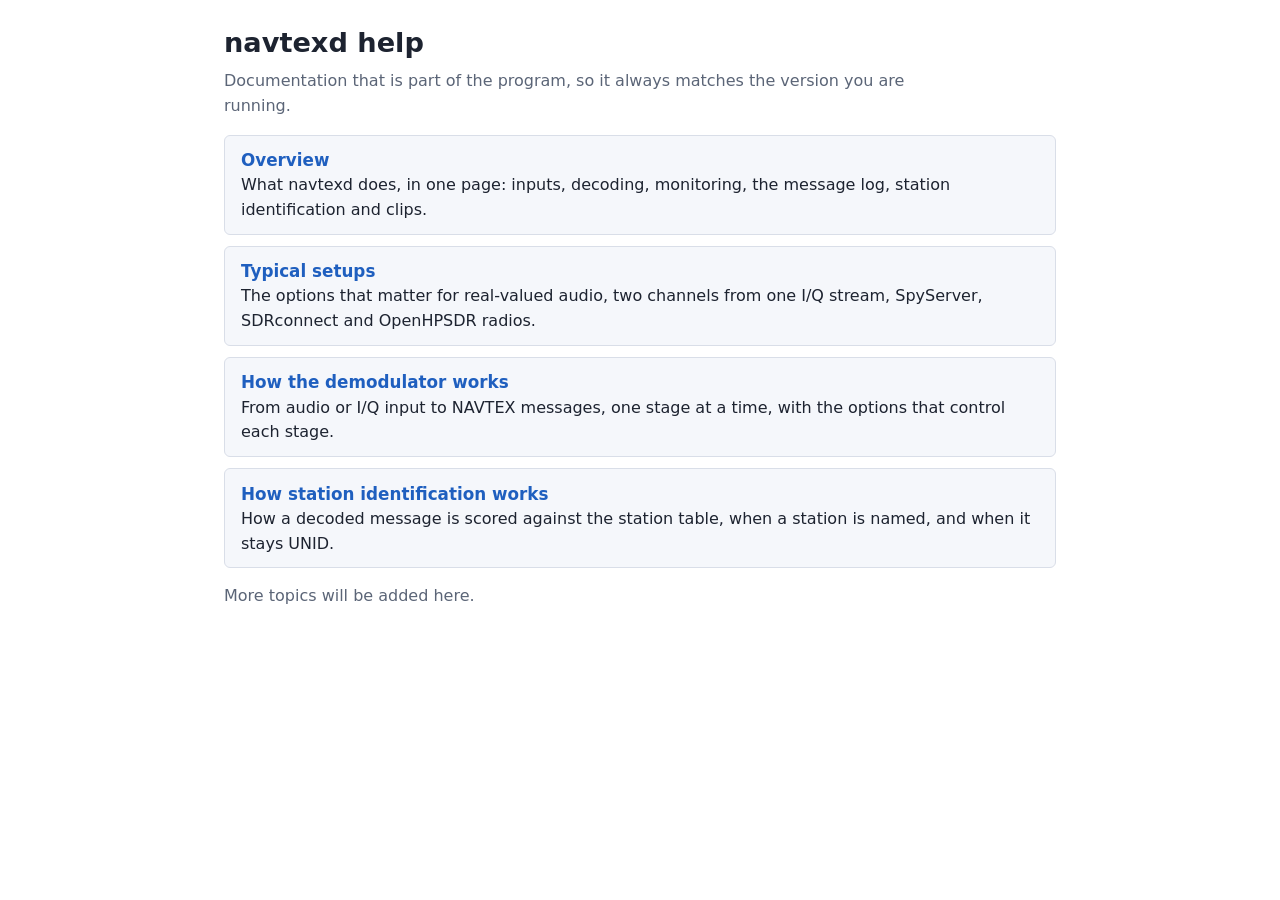
<file: internal/server/web/docs/index.html>
<!DOCTYPE html>
<html lang="en">
<head>
<meta charset="utf-8">
<meta name="viewport" content="width=device-width, initial-scale=1">
<title>navtexd help</title>
<link rel="stylesheet" href="docs.css">
</head>
<body>
<main>
<h1>navtexd help</h1>
<p class="sub">Documentation that is part of the program, so it always matches the version you are running.</p>
<div class="tiles">
<a class="tile" href="overview.html"><b>Overview</b>What navtexd does, in one page: inputs, decoding, monitoring, the message log, station identification and clips.</a>
<a class="tile" href="setups.html"><b>Typical setups</b>The options that matter for real-valued audio, two channels from one I/Q stream, SpyServer, SDRconnect and OpenHPSDR radios.</a>
<a class="tile" href="demodulator.html"><b>How the demodulator works</b>From audio or I/Q input to NAVTEX messages, one stage at a time, with the options that control each stage.</a>
<a class="tile" href="identification.html"><b>How station identification works</b>How a decoded message is scored against the station table, when a station is named, and when it stays UNID.</a></div>
<p class="sub">More topics will be added here.</p>
</main>
</body>
</html>
</file>
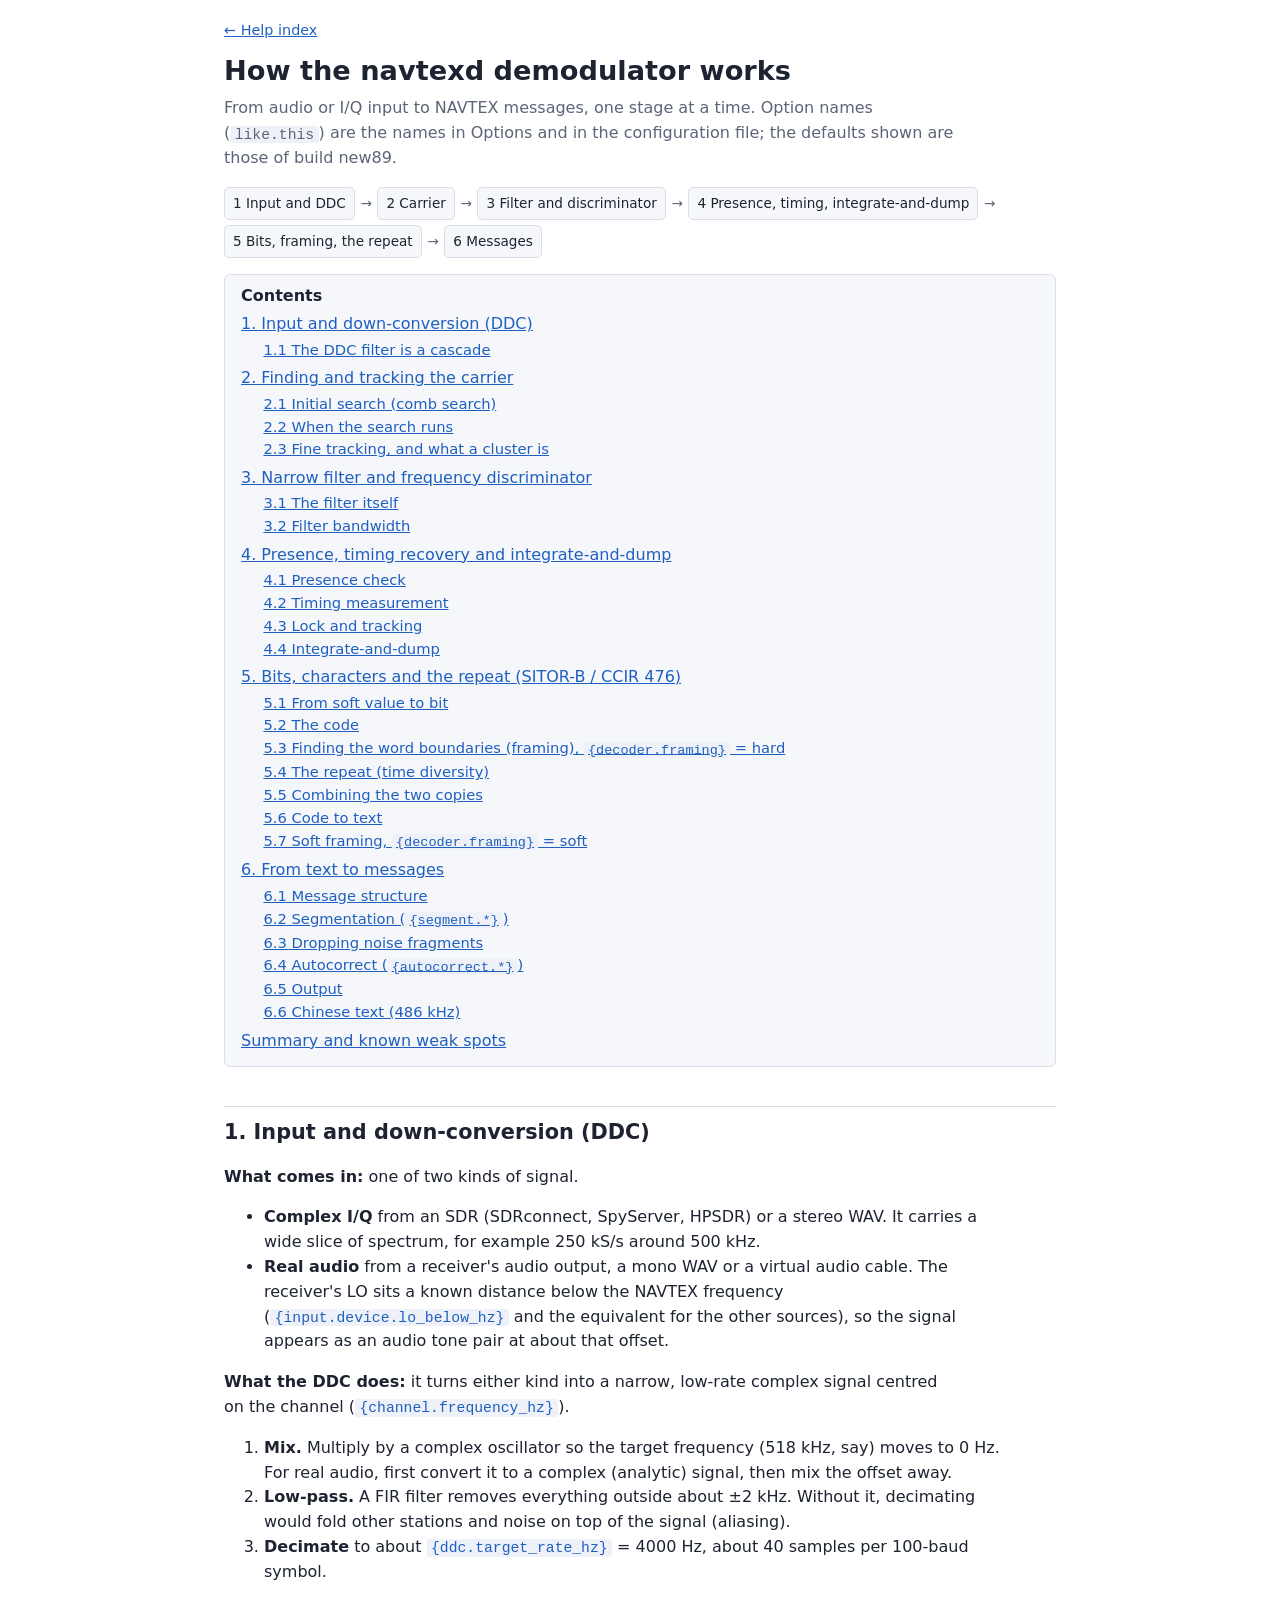
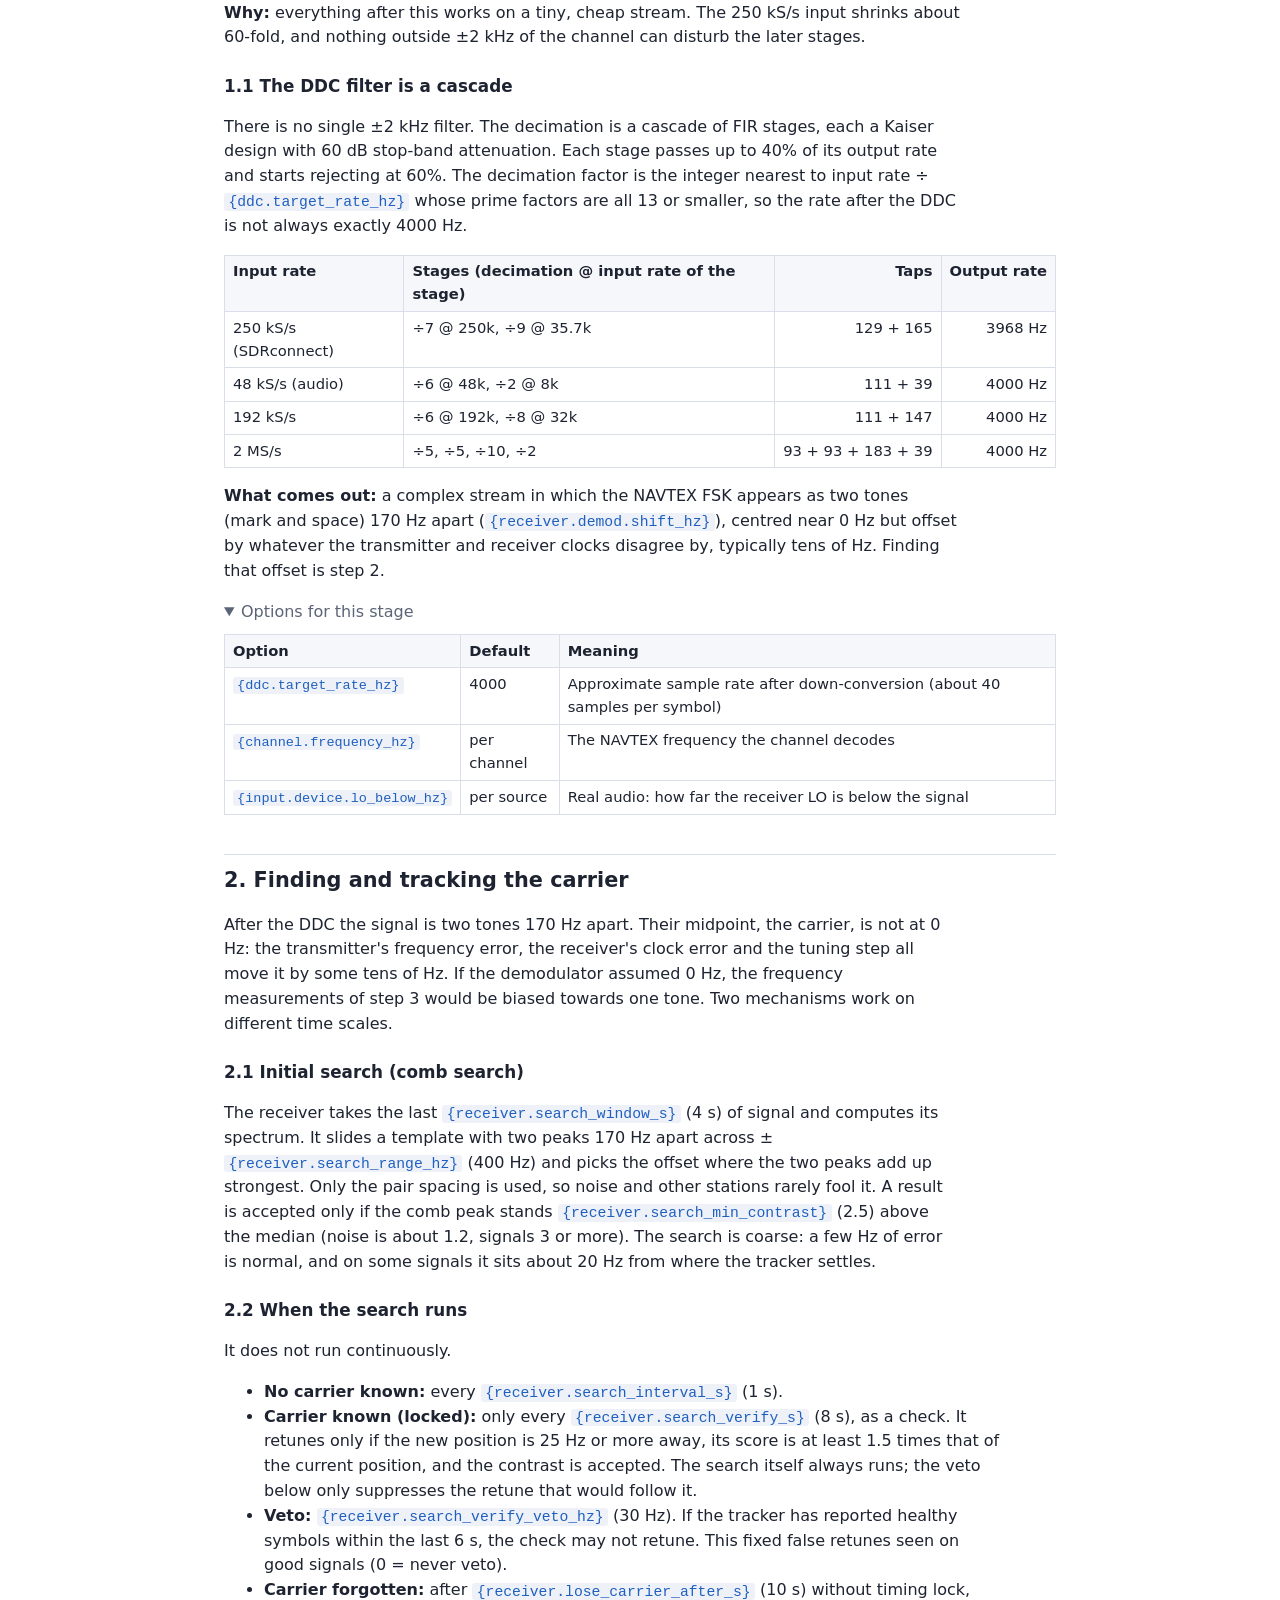
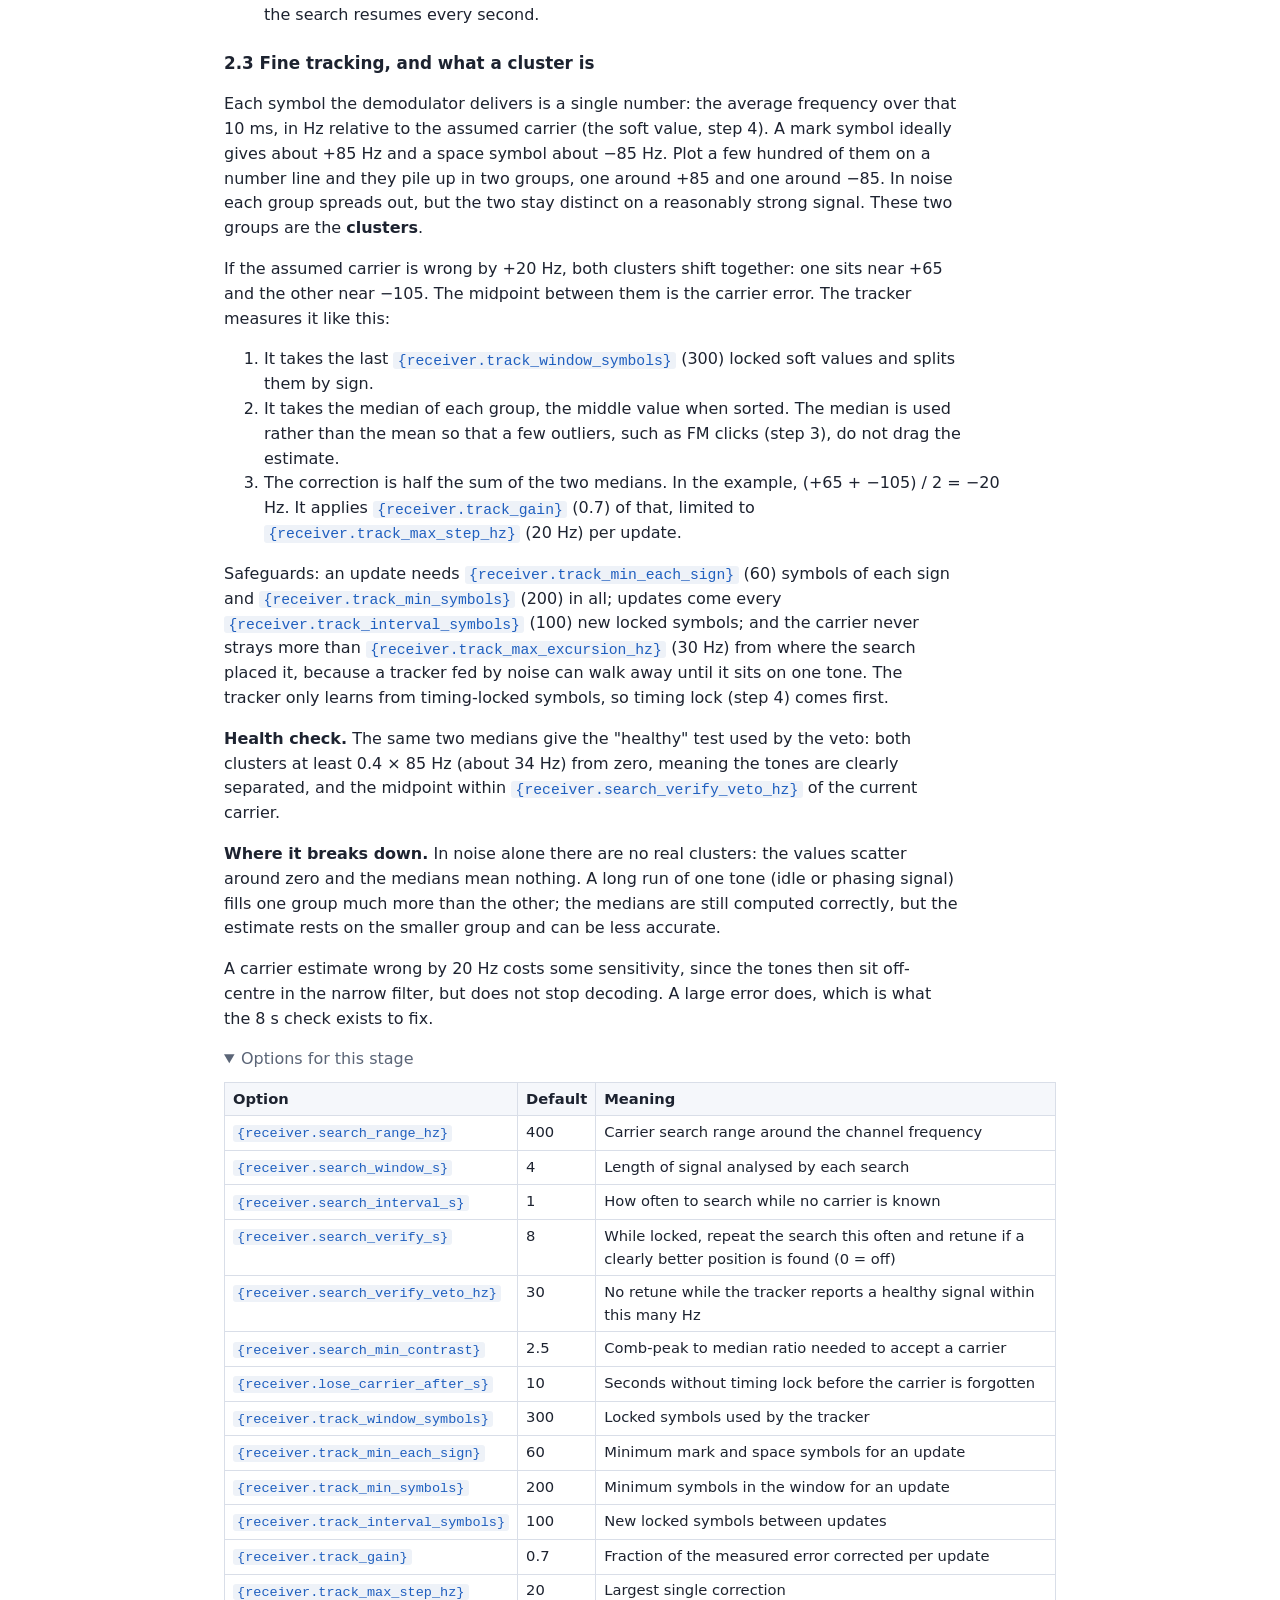
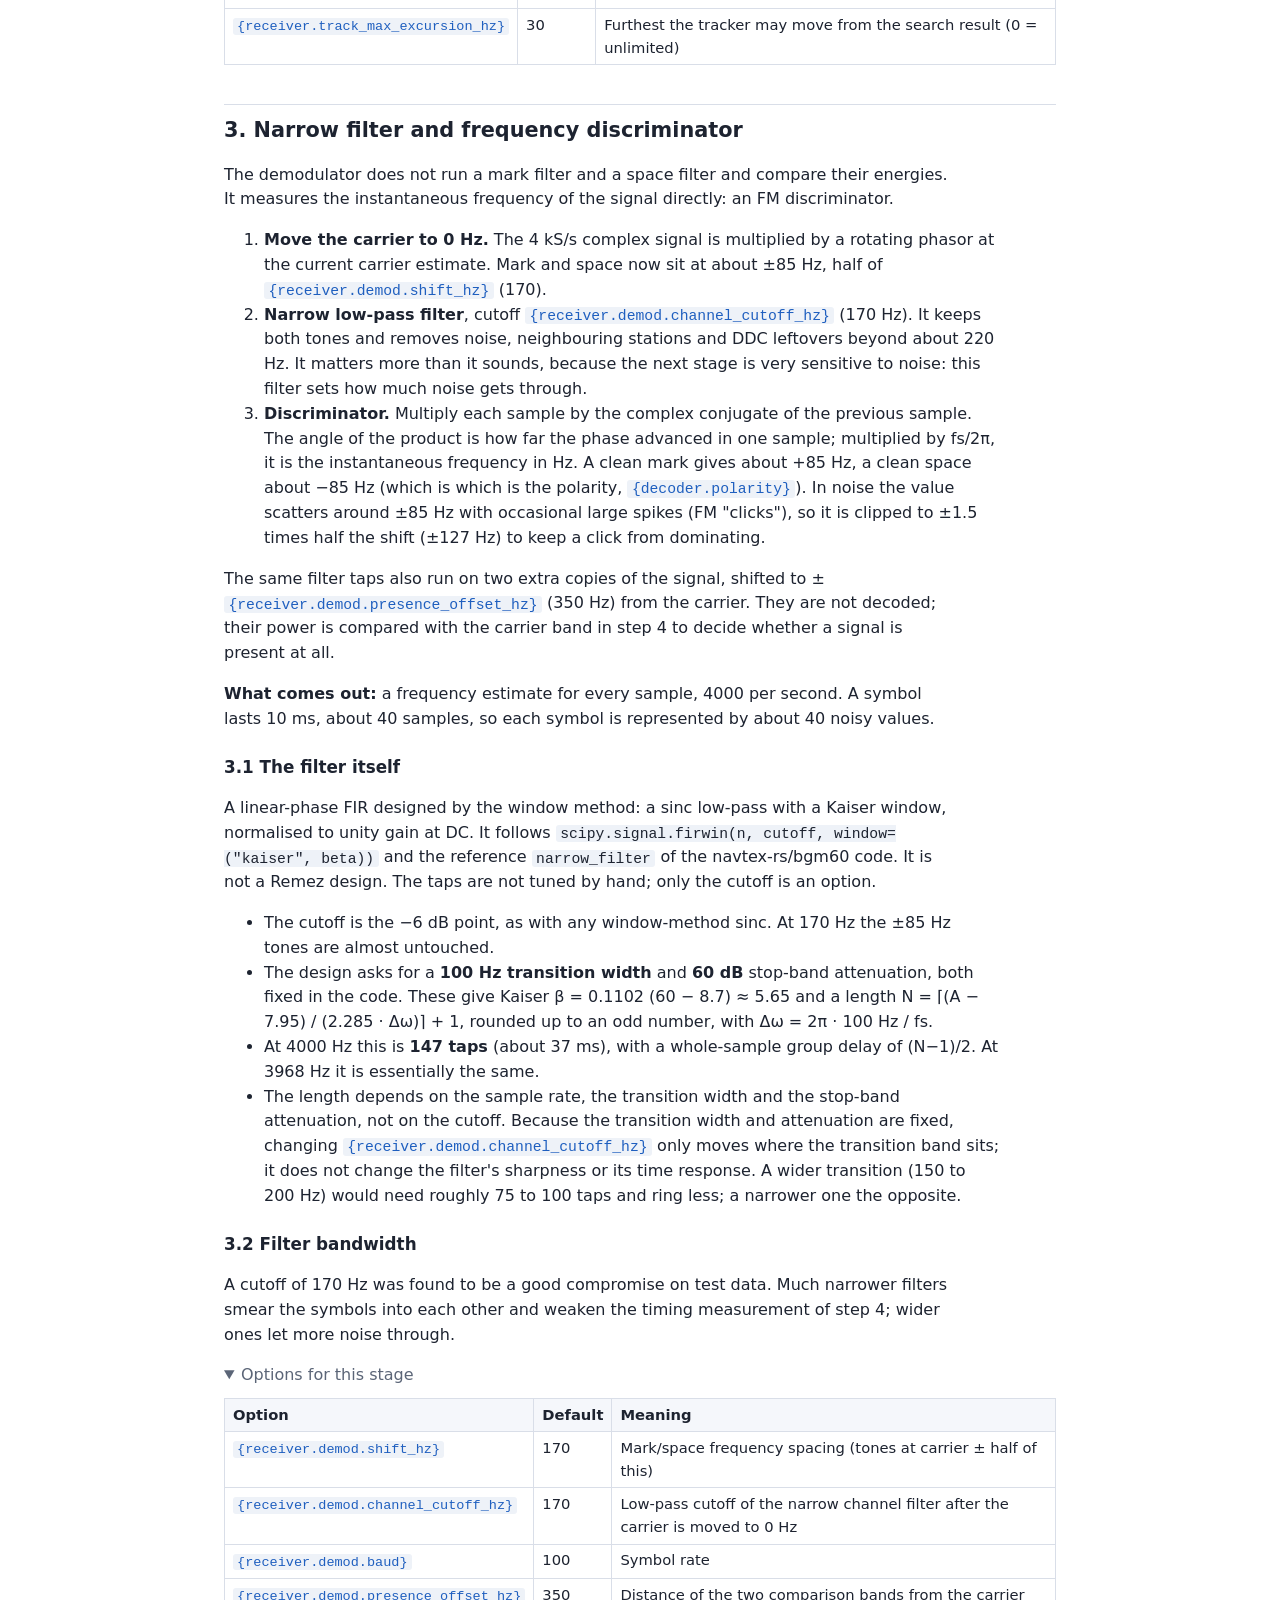
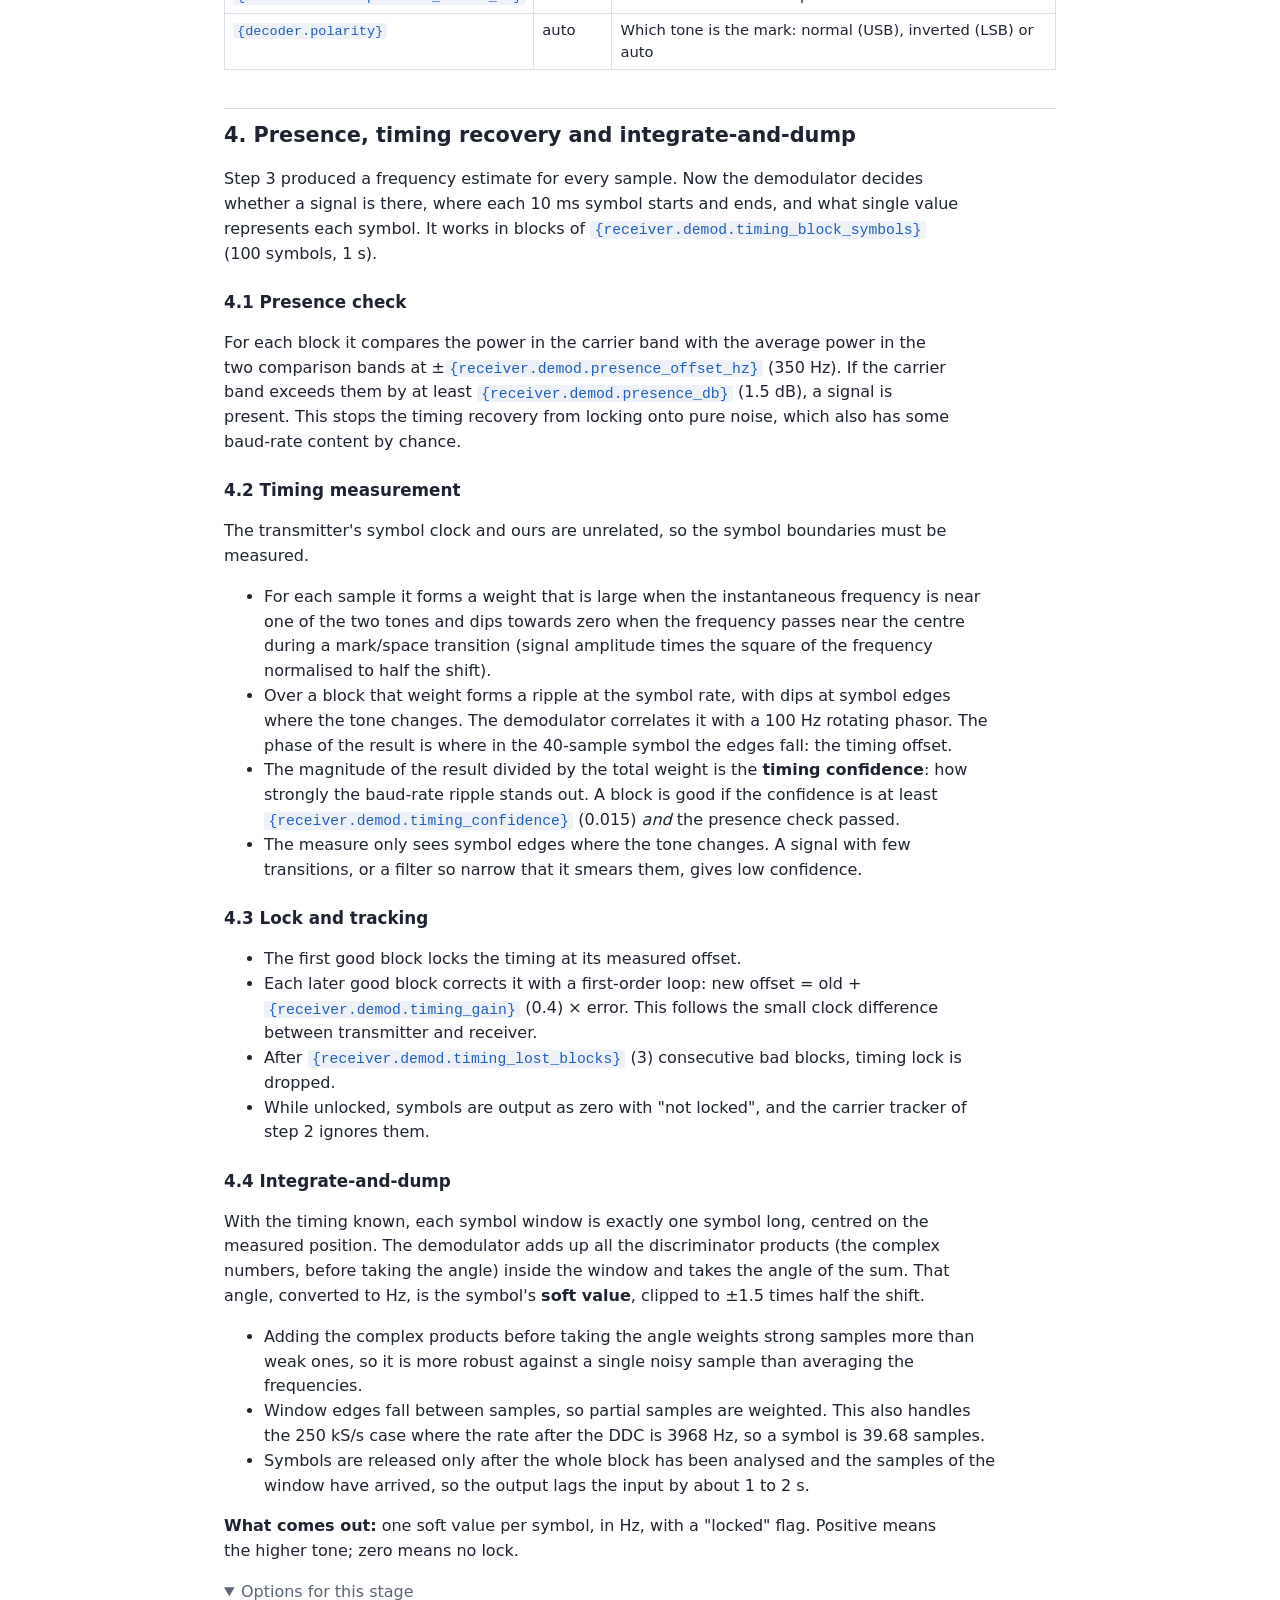
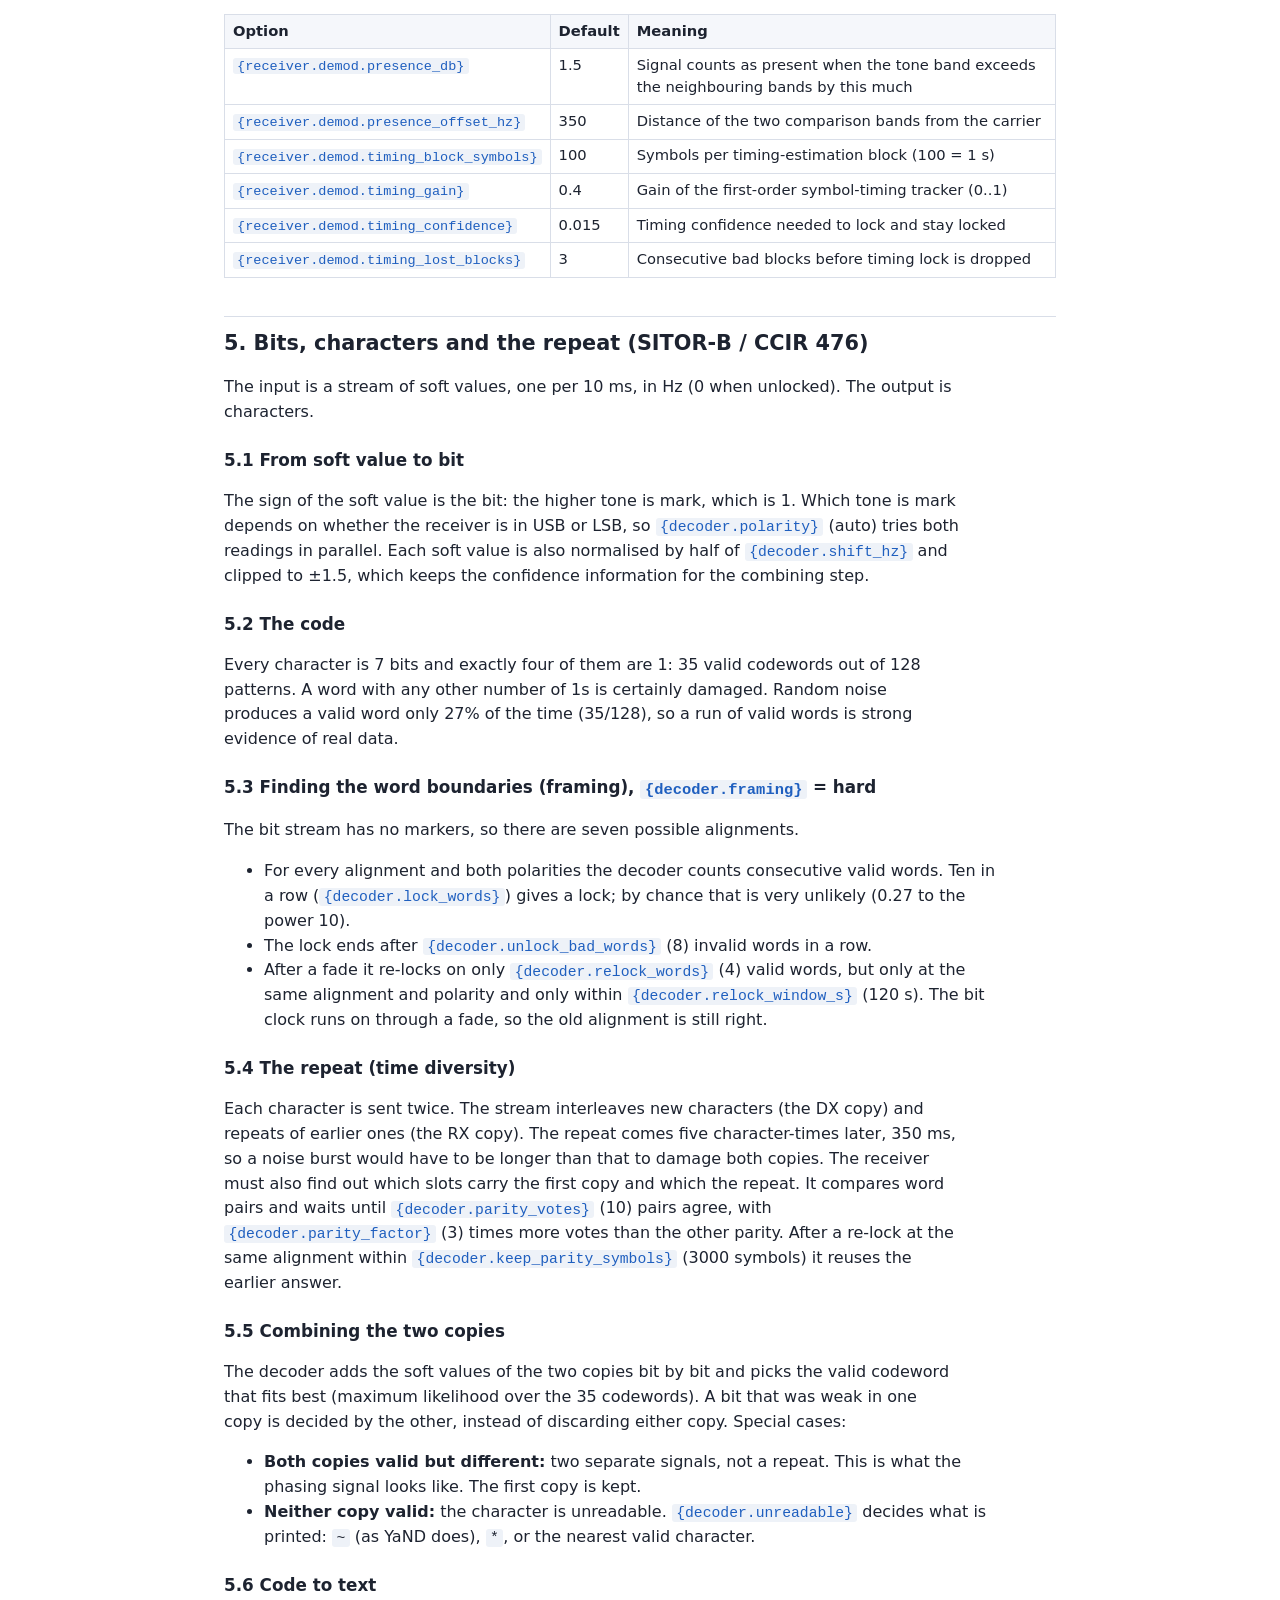
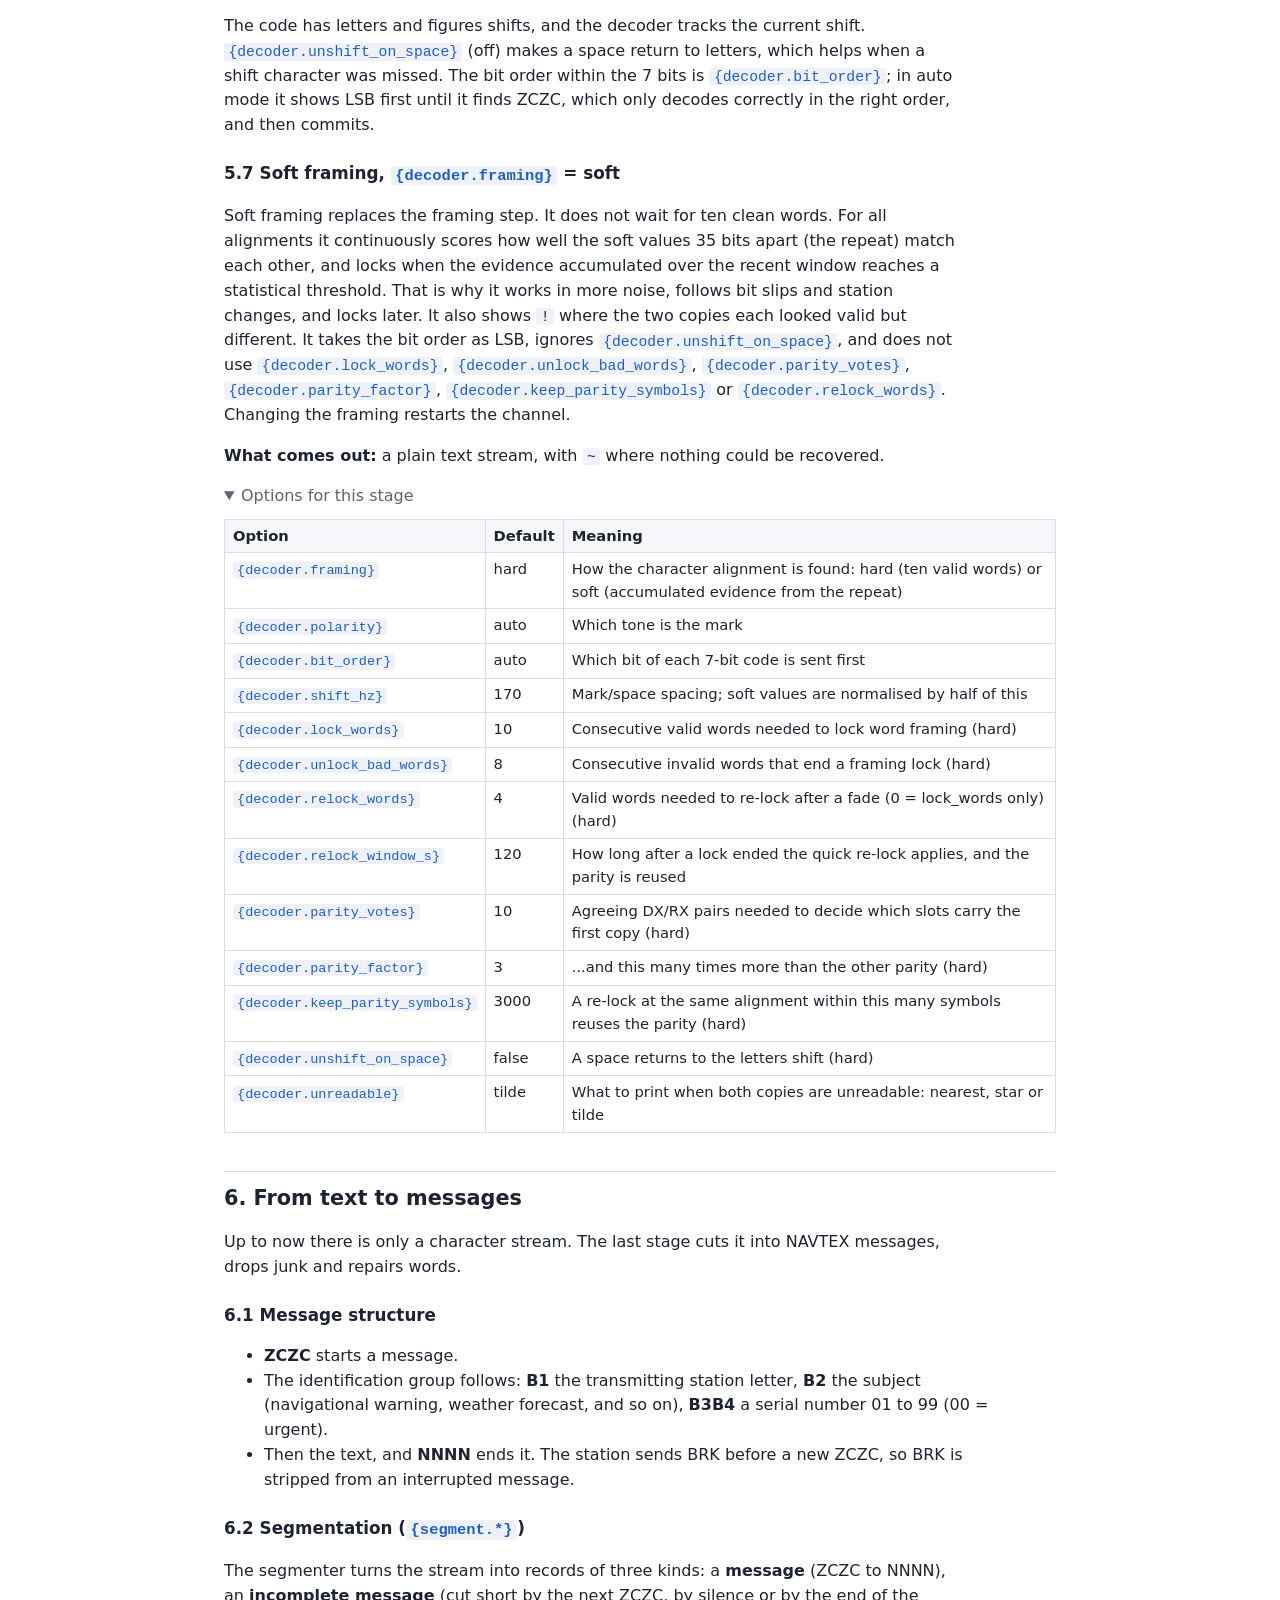
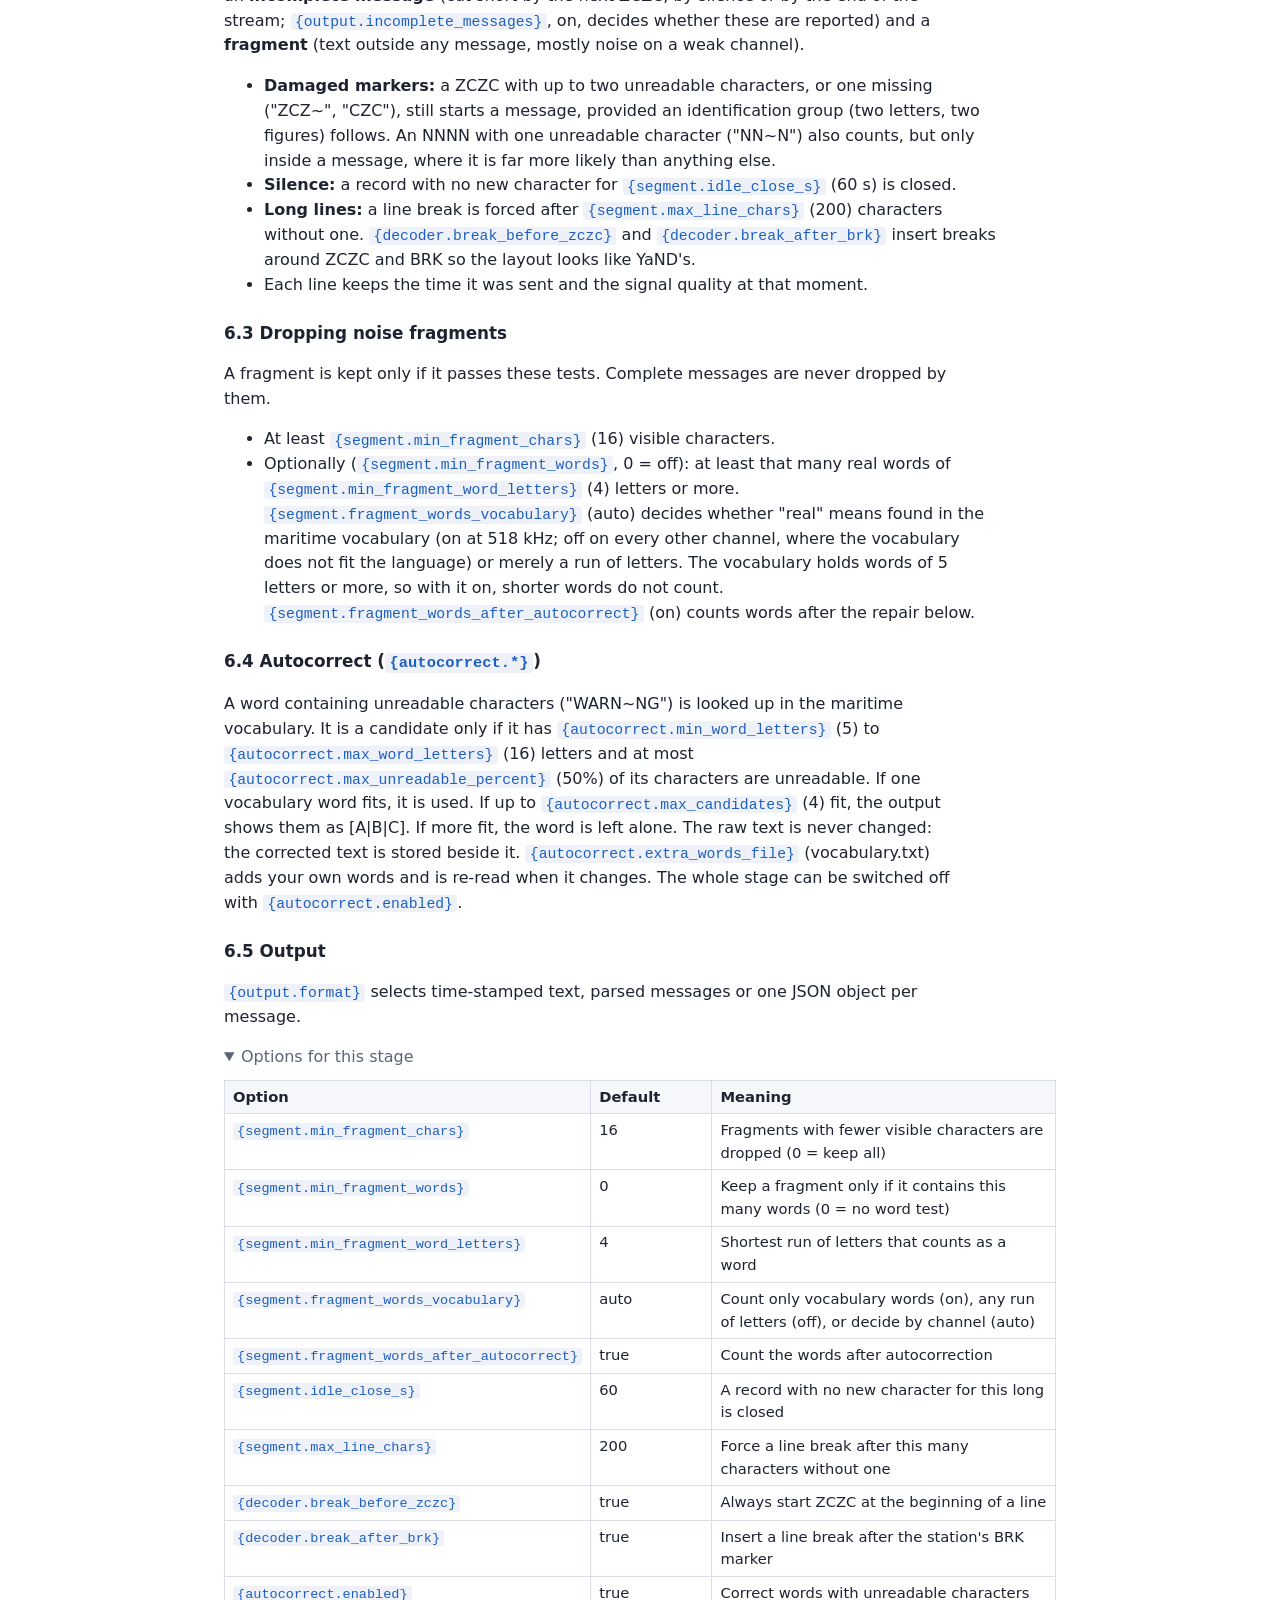
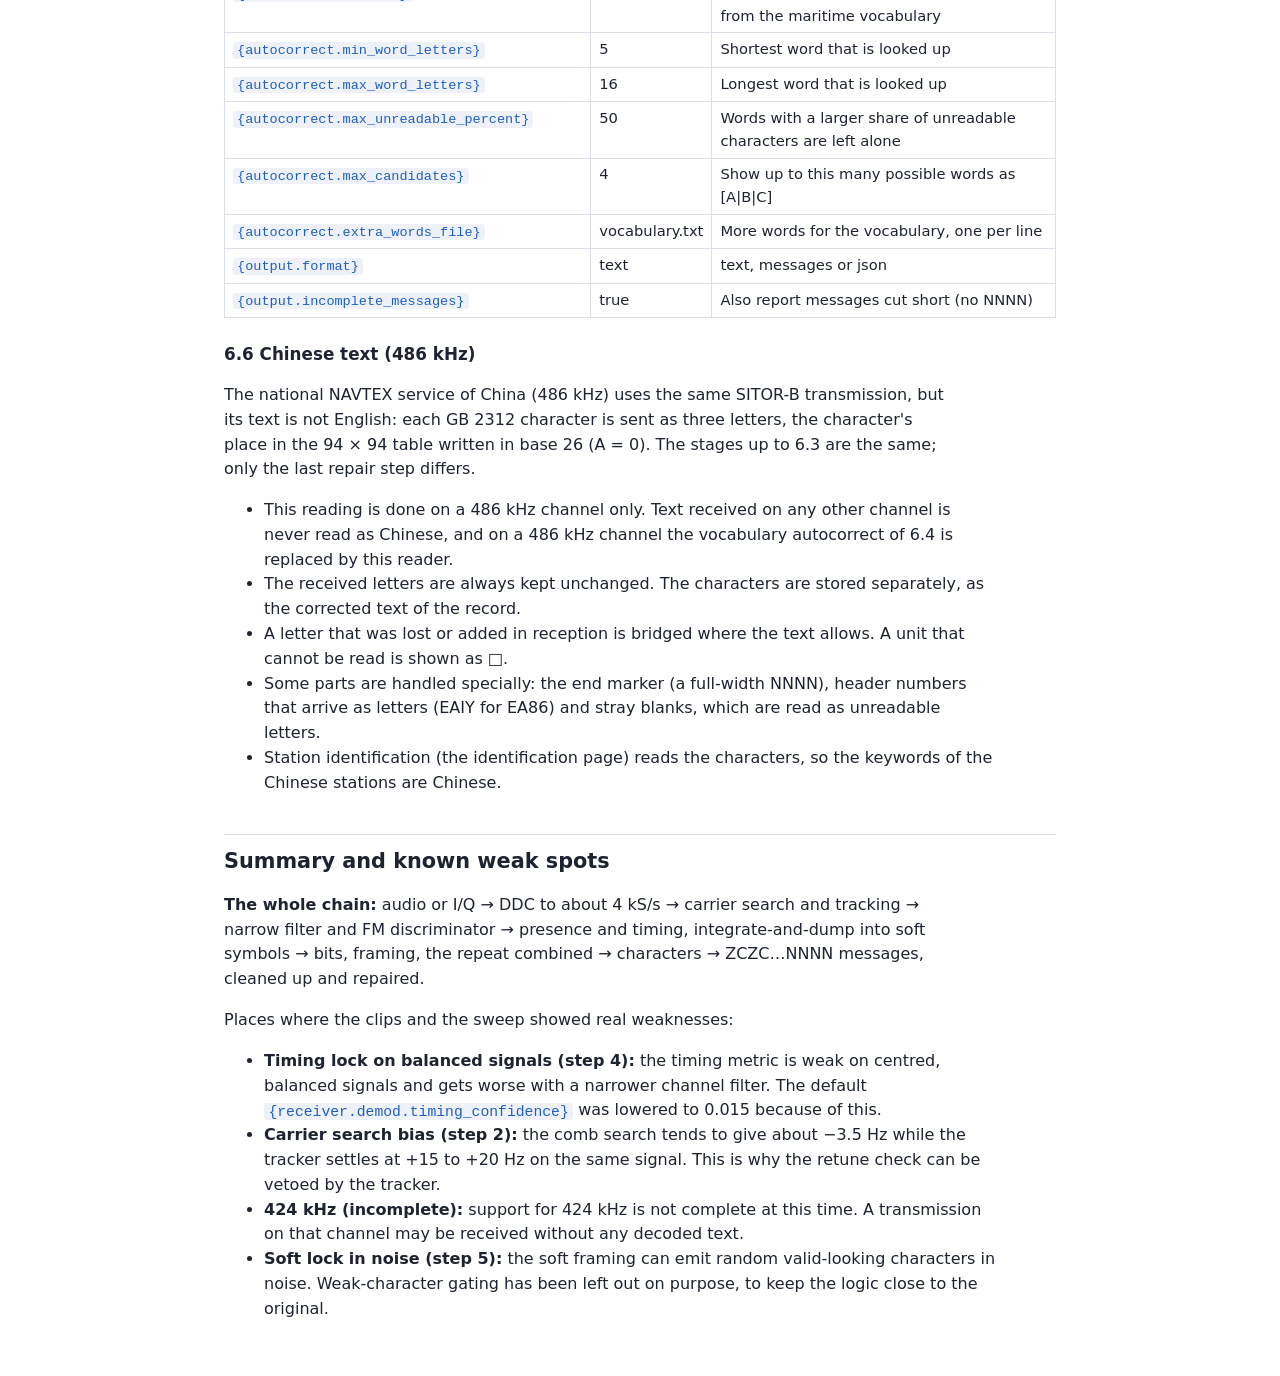
<file: internal/server/web/docs/demodulator.html>
<!DOCTYPE html>
<html lang="en">
<head>
<meta charset="utf-8">
<meta name="viewport" content="width=device-width, initial-scale=1">
<title>navtexd: how the demodulator works</title>
<link rel="stylesheet" href="docs.css">
</head>
<body>
<main>
<p class="back"><a href="./">&larr; Help index</a></p>
<h1>How the navtexd demodulator works</h1>
<p class="sub">From audio or I/Q input to NAVTEX messages, one stage at a time. Option names (<code>like.this</code>) are the names in Options and in the configuration file; the defaults shown are those of build new89.</p>

<div class="flow">
<span>1 Input and DDC</span><i>→</i><span>2 Carrier</span><i>→</i><span>3 Filter and discriminator</span><i>→</i><span>4 Presence, timing, integrate-and-dump</span><i>→</i><span>5 Bits, framing, the repeat</span><i>→</i><span>6 Messages</span>
</div>

<nav class="toc"><strong>Contents</strong>
<ol class="x">
<li><a href="#s1">1. Input and down-conversion (DDC)</a>
<ol><li><a href="#s1-1">1.1 The DDC filter is a cascade</a></li></ol>
</li>
<li><a href="#s2">2. Finding and tracking the carrier</a>
<ol><li><a href="#s2-1">2.1 Initial search (comb search)</a></li><li><a href="#s2-2">2.2 When the search runs</a></li><li><a href="#s2-3">2.3 Fine tracking, and what a cluster is</a></li></ol>
</li>
<li><a href="#s3">3. Narrow filter and frequency discriminator</a>
<ol><li><a href="#s3-1">3.1 The filter itself</a></li><li><a href="#s3-2">3.2 Filter bandwidth</a></li></ol>
</li>
<li><a href="#s4">4. Presence, timing recovery and integrate-and-dump</a>
<ol><li><a href="#s4-1">4.1 Presence check</a></li><li><a href="#s4-2">4.2 Timing measurement</a></li><li><a href="#s4-3">4.3 Lock and tracking</a></li><li><a href="#s4-4">4.4 Integrate-and-dump</a></li></ol>
</li>
<li><a href="#s5">5. Bits, characters and the repeat (SITOR-B / CCIR 476)</a>
<ol><li><a href="#s5-1">5.1 From soft value to bit</a></li><li><a href="#s5-2">5.2 The code</a></li><li><a href="#s5-3">5.3 Finding the word boundaries (framing), <code class="opt">{decoder.framing}</code> = hard</a></li><li><a href="#s5-4">5.4 The repeat (time diversity)</a></li><li><a href="#s5-5">5.5 Combining the two copies</a></li><li><a href="#s5-6">5.6 Code to text</a></li><li><a href="#s5-7">5.7 Soft framing, <code class="opt">{decoder.framing}</code> = soft</a></li></ol>
</li>
<li><a href="#s6">6. From text to messages</a>
<ol><li><a href="#s6-1">6.1 Message structure</a></li><li><a href="#s6-2">6.2 Segmentation (<code class="opt">{segment.*}</code>)</a></li><li><a href="#s6-3">6.3 Dropping noise fragments</a></li><li><a href="#s6-4">6.4 Autocorrect (<code class="opt">{autocorrect.*}</code>)</a></li><li><a href="#s6-5">6.5 Output</a></li><li><a href="#s6-6">6.6 Chinese text (486 kHz)</a></li></ol>
</li>
<li><a href="#sum">Summary and known weak spots</a></li>
</ol></nav>

<h2 id="s1">1. Input and down-conversion (DDC)</h2>
<p><strong>What comes in:</strong> one of two kinds of signal.</p>
<ul>
<li><strong>Complex I/Q</strong> from an SDR (SDRconnect, SpyServer, HPSDR) or a stereo WAV. It carries a wide slice of spectrum, for example 250 kS/s around 500 kHz.</li>
<li><strong>Real audio</strong> from a receiver's audio output, a mono WAV or a virtual audio cable. The receiver's LO sits a known distance below the NAVTEX frequency (<code class="opt">{input.device.lo_below_hz}</code> and the equivalent for the other sources), so the signal appears as an audio tone pair at about that offset.</li>
</ul>
<p><strong>What the DDC does:</strong> it turns either kind into a narrow, low-rate complex signal centred on the channel (<code class="opt">{channel.frequency_hz}</code>).</p>
<ol>
<li><strong>Mix.</strong> Multiply by a complex oscillator so the target frequency (518 kHz, say) moves to 0 Hz. For real audio, first convert it to a complex (analytic) signal, then mix the offset away.</li>
<li><strong>Low-pass.</strong> A FIR filter removes everything outside about &plusmn;2 kHz. Without it, decimating would fold other stations and noise on top of the signal (aliasing).</li>
<li><strong>Decimate</strong> to about <code class="opt">{ddc.target_rate_hz}</code> = 4000 Hz, about 40 samples per 100-baud symbol.</li>
</ol>
<p><strong>Why:</strong> everything after this works on a tiny, cheap stream. The 250 kS/s input shrinks about 60-fold, and nothing outside &plusmn;2 kHz of the channel can disturb the later stages.</p>

<h3 id="s1-1">1.1 The DDC filter is a cascade</h3>
<p>There is no single &plusmn;2 kHz filter. The decimation is a cascade of FIR stages, each a Kaiser design with 60 dB stop-band attenuation. Each stage passes up to 40% of its output rate and starts rejecting at 60%. The decimation factor is the integer nearest to input rate &divide; <code class="opt">{ddc.target_rate_hz}</code> whose prime factors are all 13 or smaller, so the rate after the DDC is not always exactly 4000 Hz.</p>
<table>
<tr><th>Input rate</th><th>Stages (decimation @ input rate of the stage)</th><th class="n">Taps</th><th class="n">Output rate</th></tr>
<tr><td>250 kS/s (SDRconnect)</td><td>&divide;7 @ 250k, &divide;9 @ 35.7k</td><td class="n">129 + 165</td><td class="n">3968 Hz</td></tr>
<tr><td>48 kS/s (audio)</td><td>&divide;6 @ 48k, &divide;2 @ 8k</td><td class="n">111 + 39</td><td class="n">4000 Hz</td></tr>
<tr><td>192 kS/s</td><td>&divide;6 @ 192k, &divide;8 @ 32k</td><td class="n">111 + 147</td><td class="n">4000 Hz</td></tr>
<tr><td>2 MS/s</td><td>&divide;5, &divide;5, &divide;10, &divide;2</td><td class="n">93 + 93 + 183 + 39</td><td class="n">4000 Hz</td></tr>
</table>
<p><strong>What comes out:</strong> a complex stream in which the NAVTEX FSK appears as two tones (mark and space) 170 Hz apart (<code class="opt">{receiver.demod.shift_hz}</code>), centred near 0 Hz but offset by whatever the transmitter and receiver clocks disagree by, typically tens of Hz. Finding that offset is step 2.</p>
<details class="opts" open><summary>Options for this stage</summary>
<table>
<tr><th>Option</th><th>Default</th><th>Meaning</th></tr>
<tr><td><code class="opt">{ddc.target_rate_hz}</code></td><td>4000</td><td>Approximate sample rate after down-conversion (about 40 samples per symbol)</td></tr>
<tr><td><code class="opt">{channel.frequency_hz}</code></td><td>per channel</td><td>The NAVTEX frequency the channel decodes</td></tr>
<tr><td><code class="opt">{input.device.lo_below_hz}</code></td><td>per source</td><td>Real audio: how far the receiver LO is below the signal</td></tr>
</table></details>

<h2 id="s2">2. Finding and tracking the carrier</h2>
<p>After the DDC the signal is two tones 170 Hz apart. Their midpoint, the carrier, is not at 0 Hz: the transmitter's frequency error, the receiver's clock error and the tuning step all move it by some tens of Hz. If the demodulator assumed 0 Hz, the frequency measurements of step 3 would be biased towards one tone. Two mechanisms work on different time scales.</p>

<h3 id="s2-1">2.1 Initial search (comb search)</h3>
<p>The receiver takes the last <code class="opt">{receiver.search_window_s}</code> (4 s) of signal and computes its spectrum. It slides a template with two peaks 170 Hz apart across &plusmn;<code class="opt">{receiver.search_range_hz}</code> (400 Hz) and picks the offset where the two peaks add up strongest. Only the pair spacing is used, so noise and other stations rarely fool it. A result is accepted only if the comb peak stands <code class="opt">{receiver.search_min_contrast}</code> (2.5) above the median (noise is about 1.2, signals 3 or more). The search is coarse: a few Hz of error is normal, and on some signals it sits about 20 Hz from where the tracker settles.</p>

<h3 id="s2-2">2.2 When the search runs</h3>
<p>It does not run continuously.</p>
<ul>
<li><strong>No carrier known:</strong> every <code class="opt">{receiver.search_interval_s}</code> (1 s).</li>
<li><strong>Carrier known (locked):</strong> only every <code class="opt">{receiver.search_verify_s}</code> (8 s), as a check. It retunes only if the new position is 25 Hz or more away, its score is at least 1.5 times that of the current position, and the contrast is accepted. The search itself always runs; the veto below only suppresses the retune that would follow it.</li>
<li><strong>Veto:</strong> <code class="opt">{receiver.search_verify_veto_hz}</code> (30 Hz). If the tracker has reported healthy symbols within the last 6 s, the check may not retune. This fixed false retunes seen on good signals (0 = never veto).</li>
<li><strong>Carrier forgotten:</strong> after <code class="opt">{receiver.lose_carrier_after_s}</code> (10 s) without timing lock, the search resumes every second.</li>
</ul>

<h3 id="s2-3">2.3 Fine tracking, and what a cluster is</h3>
<p>Each symbol the demodulator delivers is a single number: the average frequency over that 10 ms, in Hz relative to the assumed carrier (the soft value, step 4). A mark symbol ideally gives about +85 Hz and a space symbol about &minus;85 Hz. Plot a few hundred of them on a number line and they pile up in two groups, one around +85 and one around &minus;85. In noise each group spreads out, but the two stay distinct on a reasonably strong signal. These two groups are the <strong>clusters</strong>.</p>
<p>If the assumed carrier is wrong by +20 Hz, both clusters shift together: one sits near +65 and the other near &minus;105. The midpoint between them is the carrier error. The tracker measures it like this:</p>
<ol>
<li>It takes the last <code class="opt">{receiver.track_window_symbols}</code> (300) locked soft values and splits them by sign.</li>
<li>It takes the median of each group, the middle value when sorted. The median is used rather than the mean so that a few outliers, such as FM clicks (step 3), do not drag the estimate.</li>
<li>The correction is half the sum of the two medians. In the example, (+65 + &minus;105) / 2 = &minus;20 Hz. It applies <code class="opt">{receiver.track_gain}</code> (0.7) of that, limited to <code class="opt">{receiver.track_max_step_hz}</code> (20 Hz) per update.</li>
</ol>
<p>Safeguards: an update needs <code class="opt">{receiver.track_min_each_sign}</code> (60) symbols of each sign and <code class="opt">{receiver.track_min_symbols}</code> (200) in all; updates come every <code class="opt">{receiver.track_interval_symbols}</code> (100) new locked symbols; and the carrier never strays more than <code class="opt">{receiver.track_max_excursion_hz}</code> (30 Hz) from where the search placed it, because a tracker fed by noise can walk away until it sits on one tone. The tracker only learns from timing-locked symbols, so timing lock (step 4) comes first.</p>
<p><strong>Health check.</strong> The same two medians give the "healthy" test used by the veto: both clusters at least 0.4 &times; 85 Hz (about 34 Hz) from zero, meaning the tones are clearly separated, and the midpoint within <code class="opt">{receiver.search_verify_veto_hz}</code> of the current carrier.</p>
<p><strong>Where it breaks down.</strong> In noise alone there are no real clusters: the values scatter around zero and the medians mean nothing. A long run of one tone (idle or phasing signal) fills one group much more than the other; the medians are still computed correctly, but the estimate rests on the smaller group and can be less accurate.</p>
<p>A carrier estimate wrong by 20 Hz costs some sensitivity, since the tones then sit off-centre in the narrow filter, but does not stop decoding. A large error does, which is what the 8 s check exists to fix.</p>
<details class="opts" open><summary>Options for this stage</summary>
<table>
<tr><th>Option</th><th>Default</th><th>Meaning</th></tr>
<tr><td><code class="opt">{receiver.search_range_hz}</code></td><td>400</td><td>Carrier search range around the channel frequency</td></tr>
<tr><td><code class="opt">{receiver.search_window_s}</code></td><td>4</td><td>Length of signal analysed by each search</td></tr>
<tr><td><code class="opt">{receiver.search_interval_s}</code></td><td>1</td><td>How often to search while no carrier is known</td></tr>
<tr><td><code class="opt">{receiver.search_verify_s}</code></td><td>8</td><td>While locked, repeat the search this often and retune if a clearly better position is found (0 = off)</td></tr>
<tr><td><code class="opt">{receiver.search_verify_veto_hz}</code></td><td>30</td><td>No retune while the tracker reports a healthy signal within this many Hz</td></tr>
<tr><td><code class="opt">{receiver.search_min_contrast}</code></td><td>2.5</td><td>Comb-peak to median ratio needed to accept a carrier</td></tr>
<tr><td><code class="opt">{receiver.lose_carrier_after_s}</code></td><td>10</td><td>Seconds without timing lock before the carrier is forgotten</td></tr>
<tr><td><code class="opt">{receiver.track_window_symbols}</code></td><td>300</td><td>Locked symbols used by the tracker</td></tr>
<tr><td><code class="opt">{receiver.track_min_each_sign}</code></td><td>60</td><td>Minimum mark and space symbols for an update</td></tr>
<tr><td><code class="opt">{receiver.track_min_symbols}</code></td><td>200</td><td>Minimum symbols in the window for an update</td></tr>
<tr><td><code class="opt">{receiver.track_interval_symbols}</code></td><td>100</td><td>New locked symbols between updates</td></tr>
<tr><td><code class="opt">{receiver.track_gain}</code></td><td>0.7</td><td>Fraction of the measured error corrected per update</td></tr>
<tr><td><code class="opt">{receiver.track_max_step_hz}</code></td><td>20</td><td>Largest single correction</td></tr>
<tr><td><code class="opt">{receiver.track_max_excursion_hz}</code></td><td>30</td><td>Furthest the tracker may move from the search result (0 = unlimited)</td></tr>
</table></details>

<h2 id="s3">3. Narrow filter and frequency discriminator</h2>
<p>The demodulator does not run a mark filter and a space filter and compare their energies. It measures the instantaneous frequency of the signal directly: an FM discriminator.</p>
<ol>
<li><strong>Move the carrier to 0 Hz.</strong> The 4 kS/s complex signal is multiplied by a rotating phasor at the current carrier estimate. Mark and space now sit at about &plusmn;85 Hz, half of <code class="opt">{receiver.demod.shift_hz}</code> (170).</li>
<li><strong>Narrow low-pass filter</strong>, cutoff <code class="opt">{receiver.demod.channel_cutoff_hz}</code> (170 Hz). It keeps both tones and removes noise, neighbouring stations and DDC leftovers beyond about 220 Hz. It matters more than it sounds, because the next stage is very sensitive to noise: this filter sets how much noise gets through.</li>
<li><strong>Discriminator.</strong> Multiply each sample by the complex conjugate of the previous sample. The angle of the product is how far the phase advanced in one sample; multiplied by fs/2&pi;, it is the instantaneous frequency in Hz. A clean mark gives about +85 Hz, a clean space about &minus;85 Hz (which is which is the polarity, <code class="opt">{decoder.polarity}</code>). In noise the value scatters around &plusmn;85 Hz with occasional large spikes (FM "clicks"), so it is clipped to &plusmn;1.5 times half the shift (&plusmn;127 Hz) to keep a click from dominating.</li>
</ol>
<p>The same filter taps also run on two extra copies of the signal, shifted to &plusmn;<code class="opt">{receiver.demod.presence_offset_hz}</code> (350 Hz) from the carrier. They are not decoded; their power is compared with the carrier band in step 4 to decide whether a signal is present at all.</p>
<p><strong>What comes out:</strong> a frequency estimate for every sample, 4000 per second. A symbol lasts 10 ms, about 40 samples, so each symbol is represented by about 40 noisy values.</p>

<h3 id="s3-1">3.1 The filter itself</h3>
<p>A linear-phase FIR designed by the window method: a sinc low-pass with a Kaiser window, normalised to unity gain at DC. It follows <code>scipy.signal.firwin(n, cutoff, window=("kaiser", beta))</code> and the reference <code>narrow_filter</code> of the navtex-rs/bgm60 code. It is not a Remez design. The taps are not tuned by hand; only the cutoff is an option.</p>
<ul>
<li>The cutoff is the &minus;6 dB point, as with any window-method sinc. At 170 Hz the &plusmn;85 Hz tones are almost untouched.</li>
<li>The design asks for a <strong>100 Hz transition width</strong> and <strong>60 dB</strong> stop-band attenuation, both fixed in the code. These give Kaiser &beta; = 0.1102 (60 &minus; 8.7) &asymp; 5.65 and a length N = &lceil;(A &minus; 7.95) / (2.285 &middot; &Delta;&omega;)&rceil; + 1, rounded up to an odd number, with &Delta;&omega; = 2&pi; &middot; 100 Hz / fs.</li>
<li>At 4000 Hz this is <strong>147 taps</strong> (about 37 ms), with a whole-sample group delay of (N&minus;1)/2. At 3968 Hz it is essentially the same.</li>
<li>The length depends on the sample rate, the transition width and the stop-band attenuation, not on the cutoff. Because the transition width and attenuation are fixed, changing <code class="opt">{receiver.demod.channel_cutoff_hz}</code> only moves where the transition band sits; it does not change the filter's sharpness or its time response. A wider transition (150 to 200 Hz) would need roughly 75 to 100 taps and ring less; a narrower one the opposite.</li>
</ul>

<h3 id="s3-2">3.2 Filter bandwidth</h3>
<p>A cutoff of 170 Hz was found to be a good compromise on test data. Much narrower filters smear the symbols into each other and weaken the timing measurement of step 4; wider ones let more noise through.</p>
<details class="opts" open><summary>Options for this stage</summary>
<table>
<tr><th>Option</th><th>Default</th><th>Meaning</th></tr>
<tr><td><code class="opt">{receiver.demod.shift_hz}</code></td><td>170</td><td>Mark/space frequency spacing (tones at carrier &plusmn; half of this)</td></tr>
<tr><td><code class="opt">{receiver.demod.channel_cutoff_hz}</code></td><td>170</td><td>Low-pass cutoff of the narrow channel filter after the carrier is moved to 0 Hz</td></tr>
<tr><td><code class="opt">{receiver.demod.baud}</code></td><td>100</td><td>Symbol rate</td></tr>
<tr><td><code class="opt">{receiver.demod.presence_offset_hz}</code></td><td>350</td><td>Distance of the two comparison bands from the carrier</td></tr>
<tr><td><code class="opt">{decoder.polarity}</code></td><td>auto</td><td>Which tone is the mark: normal (USB), inverted (LSB) or auto</td></tr>
</table></details>

<h2 id="s4">4. Presence, timing recovery and integrate-and-dump</h2>
<p>Step 3 produced a frequency estimate for every sample. Now the demodulator decides whether a signal is there, where each 10 ms symbol starts and ends, and what single value represents each symbol. It works in blocks of <code class="opt">{receiver.demod.timing_block_symbols}</code> (100 symbols, 1 s).</p>

<h3 id="s4-1">4.1 Presence check</h3>
<p>For each block it compares the power in the carrier band with the average power in the two comparison bands at &plusmn;<code class="opt">{receiver.demod.presence_offset_hz}</code> (350 Hz). If the carrier band exceeds them by at least <code class="opt">{receiver.demod.presence_db}</code> (1.5 dB), a signal is present. This stops the timing recovery from locking onto pure noise, which also has some baud-rate content by chance.</p>

<h3 id="s4-2">4.2 Timing measurement</h3>
<p>The transmitter's symbol clock and ours are unrelated, so the symbol boundaries must be measured.</p>
<ul>
<li>For each sample it forms a weight that is large when the instantaneous frequency is near one of the two tones and dips towards zero when the frequency passes near the centre during a mark/space transition (signal amplitude times the square of the frequency normalised to half the shift).</li>
<li>Over a block that weight forms a ripple at the symbol rate, with dips at symbol edges where the tone changes. The demodulator correlates it with a 100 Hz rotating phasor. The phase of the result is where in the 40-sample symbol the edges fall: the timing offset.</li>
<li>The magnitude of the result divided by the total weight is the <strong>timing confidence</strong>: how strongly the baud-rate ripple stands out. A block is good if the confidence is at least <code class="opt">{receiver.demod.timing_confidence}</code> (0.015) <em>and</em> the presence check passed.</li>
<li>The measure only sees symbol edges where the tone changes. A signal with few transitions, or a filter so narrow that it smears them, gives low confidence.</li>
</ul>

<h3 id="s4-3">4.3 Lock and tracking</h3>
<ul>
<li>The first good block locks the timing at its measured offset.</li>
<li>Each later good block corrects it with a first-order loop: new offset = old + <code class="opt">{receiver.demod.timing_gain}</code> (0.4) &times; error. This follows the small clock difference between transmitter and receiver.</li>
<li>After <code class="opt">{receiver.demod.timing_lost_blocks}</code> (3) consecutive bad blocks, timing lock is dropped.</li>
<li>While unlocked, symbols are output as zero with "not locked", and the carrier tracker of step 2 ignores them.</li>
</ul>

<h3 id="s4-4">4.4 Integrate-and-dump</h3>
<p>With the timing known, each symbol window is exactly one symbol long, centred on the measured position. The demodulator adds up all the discriminator products (the complex numbers, before taking the angle) inside the window and takes the angle of the sum. That angle, converted to Hz, is the symbol's <strong>soft value</strong>, clipped to &plusmn;1.5 times half the shift.</p>
<ul>
<li>Adding the complex products before taking the angle weights strong samples more than weak ones, so it is more robust against a single noisy sample than averaging the frequencies.</li>
<li>Window edges fall between samples, so partial samples are weighted. This also handles the 250 kS/s case where the rate after the DDC is 3968 Hz, so a symbol is 39.68 samples.</li>
<li>Symbols are released only after the whole block has been analysed and the samples of the window have arrived, so the output lags the input by about 1 to 2 s.</li>
</ul>
<p><strong>What comes out:</strong> one soft value per symbol, in Hz, with a "locked" flag. Positive means the higher tone; zero means no lock.</p>
<details class="opts" open><summary>Options for this stage</summary>
<table>
<tr><th>Option</th><th>Default</th><th>Meaning</th></tr>
<tr><td><code class="opt">{receiver.demod.presence_db}</code></td><td>1.5</td><td>Signal counts as present when the tone band exceeds the neighbouring bands by this much</td></tr>
<tr><td><code class="opt">{receiver.demod.presence_offset_hz}</code></td><td>350</td><td>Distance of the two comparison bands from the carrier</td></tr>
<tr><td><code class="opt">{receiver.demod.timing_block_symbols}</code></td><td>100</td><td>Symbols per timing-estimation block (100 = 1 s)</td></tr>
<tr><td><code class="opt">{receiver.demod.timing_gain}</code></td><td>0.4</td><td>Gain of the first-order symbol-timing tracker (0..1)</td></tr>
<tr><td><code class="opt">{receiver.demod.timing_confidence}</code></td><td>0.015</td><td>Timing confidence needed to lock and stay locked</td></tr>
<tr><td><code class="opt">{receiver.demod.timing_lost_blocks}</code></td><td>3</td><td>Consecutive bad blocks before timing lock is dropped</td></tr>
</table></details>

<h2 id="s5">5. Bits, characters and the repeat (SITOR-B / CCIR 476)</h2>
<p>The input is a stream of soft values, one per 10 ms, in Hz (0 when unlocked). The output is characters.</p>

<h3 id="s5-1">5.1 From soft value to bit</h3>
<p>The sign of the soft value is the bit: the higher tone is mark, which is 1. Which tone is mark depends on whether the receiver is in USB or LSB, so <code class="opt">{decoder.polarity}</code> (auto) tries both readings in parallel. Each soft value is also normalised by half of <code class="opt">{decoder.shift_hz}</code> and clipped to &plusmn;1.5, which keeps the confidence information for the combining step.</p>

<h3 id="s5-2">5.2 The code</h3>
<p>Every character is 7 bits and exactly four of them are 1: 35 valid codewords out of 128 patterns. A word with any other number of 1s is certainly damaged. Random noise produces a valid word only 27% of the time (35/128), so a run of valid words is strong evidence of real data.</p>

<h3 id="s5-3">5.3 Finding the word boundaries (framing), <code class="opt">{decoder.framing}</code> = hard</h3>
<p>The bit stream has no markers, so there are seven possible alignments.</p>
<ul>
<li>For every alignment and both polarities the decoder counts consecutive valid words. Ten in a row (<code class="opt">{decoder.lock_words}</code>) gives a lock; by chance that is very unlikely (0.27 to the power 10).</li>
<li>The lock ends after <code class="opt">{decoder.unlock_bad_words}</code> (8) invalid words in a row.</li>
<li>After a fade it re-locks on only <code class="opt">{decoder.relock_words}</code> (4) valid words, but only at the same alignment and polarity and only within <code class="opt">{decoder.relock_window_s}</code> (120 s). The bit clock runs on through a fade, so the old alignment is still right.</li>
</ul>

<h3 id="s5-4">5.4 The repeat (time diversity)</h3>
<p>Each character is sent twice. The stream interleaves new characters (the DX copy) and repeats of earlier ones (the RX copy). The repeat comes five character-times later, 350 ms, so a noise burst would have to be longer than that to damage both copies. The receiver must also find out which slots carry the first copy and which the repeat. It compares word pairs and waits until <code class="opt">{decoder.parity_votes}</code> (10) pairs agree, with <code class="opt">{decoder.parity_factor}</code> (3) times more votes than the other parity. After a re-lock at the same alignment within <code class="opt">{decoder.keep_parity_symbols}</code> (3000 symbols) it reuses the earlier answer.</p>

<h3 id="s5-5">5.5 Combining the two copies</h3>
<p>The decoder adds the soft values of the two copies bit by bit and picks the valid codeword that fits best (maximum likelihood over the 35 codewords). A bit that was weak in one copy is decided by the other, instead of discarding either copy. Special cases:</p>
<ul>
<li><strong>Both copies valid but different:</strong> two separate signals, not a repeat. This is what the phasing signal looks like. The first copy is kept.</li>
<li><strong>Neither copy valid:</strong> the character is unreadable. <code class="opt">{decoder.unreadable}</code> decides what is printed: <code>~</code> (as YaND does), <code>*</code>, or the nearest valid character.</li>
</ul>

<h3 id="s5-6">5.6 Code to text</h3>
<p>The code has letters and figures shifts, and the decoder tracks the current shift. <code class="opt">{decoder.unshift_on_space}</code> (off) makes a space return to letters, which helps when a shift character was missed. The bit order within the 7 bits is <code class="opt">{decoder.bit_order}</code>; in auto mode it shows LSB first until it finds ZCZC, which only decodes correctly in the right order, and then commits.</p>

<h3 id="s5-7">5.7 Soft framing, <code class="opt">{decoder.framing}</code> = soft</h3>
<p>Soft framing replaces the framing step. It does not wait for ten clean words. For all alignments it continuously scores how well the soft values 35 bits apart (the repeat) match each other, and locks when the evidence accumulated over the recent window reaches a statistical threshold. That is why it works in more noise, follows bit slips and station changes, and locks later. It also shows <code>!</code> where the two copies each looked valid but different. It takes the bit order as LSB, ignores <code class="opt">{decoder.unshift_on_space}</code>, and does not use <code class="opt">{decoder.lock_words}</code>, <code class="opt">{decoder.unlock_bad_words}</code>, <code class="opt">{decoder.parity_votes}</code>, <code class="opt">{decoder.parity_factor}</code>, <code class="opt">{decoder.keep_parity_symbols}</code> or <code class="opt">{decoder.relock_words}</code>. Changing the framing restarts the channel.</p>
<p><strong>What comes out:</strong> a plain text stream, with <code>~</code> where nothing could be recovered.</p>
<details class="opts" open><summary>Options for this stage</summary>
<table>
<tr><th>Option</th><th>Default</th><th>Meaning</th></tr>
<tr><td><code class="opt">{decoder.framing}</code></td><td>hard</td><td>How the character alignment is found: hard (ten valid words) or soft (accumulated evidence from the repeat)</td></tr>
<tr><td><code class="opt">{decoder.polarity}</code></td><td>auto</td><td>Which tone is the mark</td></tr>
<tr><td><code class="opt">{decoder.bit_order}</code></td><td>auto</td><td>Which bit of each 7-bit code is sent first</td></tr>
<tr><td><code class="opt">{decoder.shift_hz}</code></td><td>170</td><td>Mark/space spacing; soft values are normalised by half of this</td></tr>
<tr><td><code class="opt">{decoder.lock_words}</code></td><td>10</td><td>Consecutive valid words needed to lock word framing (hard)</td></tr>
<tr><td><code class="opt">{decoder.unlock_bad_words}</code></td><td>8</td><td>Consecutive invalid words that end a framing lock (hard)</td></tr>
<tr><td><code class="opt">{decoder.relock_words}</code></td><td>4</td><td>Valid words needed to re-lock after a fade (0 = lock_words only) (hard)</td></tr>
<tr><td><code class="opt">{decoder.relock_window_s}</code></td><td>120</td><td>How long after a lock ended the quick re-lock applies, and the parity is reused</td></tr>
<tr><td><code class="opt">{decoder.parity_votes}</code></td><td>10</td><td>Agreeing DX/RX pairs needed to decide which slots carry the first copy (hard)</td></tr>
<tr><td><code class="opt">{decoder.parity_factor}</code></td><td>3</td><td>...and this many times more than the other parity (hard)</td></tr>
<tr><td><code class="opt">{decoder.keep_parity_symbols}</code></td><td>3000</td><td>A re-lock at the same alignment within this many symbols reuses the parity (hard)</td></tr>
<tr><td><code class="opt">{decoder.unshift_on_space}</code></td><td>false</td><td>A space returns to the letters shift (hard)</td></tr>
<tr><td><code class="opt">{decoder.unreadable}</code></td><td>tilde</td><td>What to print when both copies are unreadable: nearest, star or tilde</td></tr>
</table></details>

<h2 id="s6">6. From text to messages</h2>
<p>Up to now there is only a character stream. The last stage cuts it into NAVTEX messages, drops junk and repairs words.</p>

<h3 id="s6-1">6.1 Message structure</h3>
<ul>
<li><strong>ZCZC</strong> starts a message.</li>
<li>The identification group follows: <strong>B1</strong> the transmitting station letter, <strong>B2</strong> the subject (navigational warning, weather forecast, and so on), <strong>B3B4</strong> a serial number 01 to 99 (00 = urgent).</li>
<li>Then the text, and <strong>NNNN</strong> ends it. The station sends BRK before a new ZCZC, so BRK is stripped from an interrupted message.</li>
</ul>

<h3 id="s6-2">6.2 Segmentation (<code class="opt">{segment.*}</code>)</h3>
<p>The segmenter turns the stream into records of three kinds: a <strong>message</strong> (ZCZC to NNNN), an <strong>incomplete message</strong> (cut short by the next ZCZC, by silence or by the end of the stream; <code class="opt">{output.incomplete_messages}</code>, on, decides whether these are reported) and a <strong>fragment</strong> (text outside any message, mostly noise on a weak channel).</p>
<ul>
<li><strong>Damaged markers:</strong> a ZCZC with up to two unreadable characters, or one missing ("ZCZ~", "CZC"), still starts a message, provided an identification group (two letters, two figures) follows. An NNNN with one unreadable character ("NN~N") also counts, but only inside a message, where it is far more likely than anything else.</li>
<li><strong>Silence:</strong> a record with no new character for <code class="opt">{segment.idle_close_s}</code> (60 s) is closed.</li>
<li><strong>Long lines:</strong> a line break is forced after <code class="opt">{segment.max_line_chars}</code> (200) characters without one. <code class="opt">{decoder.break_before_zczc}</code> and <code class="opt">{decoder.break_after_brk}</code> insert breaks around ZCZC and BRK so the layout looks like YaND's.</li>
<li>Each line keeps the time it was sent and the signal quality at that moment.</li>
</ul>

<h3 id="s6-3">6.3 Dropping noise fragments</h3>
<p>A fragment is kept only if it passes these tests. Complete messages are never dropped by them.</p>
<ul>
<li>At least <code class="opt">{segment.min_fragment_chars}</code> (16) visible characters.</li>
<li>Optionally (<code class="opt">{segment.min_fragment_words}</code>, 0 = off): at least that many real words of <code class="opt">{segment.min_fragment_word_letters}</code> (4) letters or more. <code class="opt">{segment.fragment_words_vocabulary}</code> (auto) decides whether "real" means found in the maritime vocabulary (on at 518 kHz; off on every other channel, where the vocabulary does not fit the language) or merely a run of letters. The vocabulary holds words of 5 letters or more, so with it on, shorter words do not count. <code class="opt">{segment.fragment_words_after_autocorrect}</code> (on) counts words after the repair below.</li>
</ul>

<h3 id="s6-4">6.4 Autocorrect (<code class="opt">{autocorrect.*}</code>)</h3>
<p>A word containing unreadable characters ("WARN~NG") is looked up in the maritime vocabulary. It is a candidate only if it has <code class="opt">{autocorrect.min_word_letters}</code> (5) to <code class="opt">{autocorrect.max_word_letters}</code> (16) letters and at most <code class="opt">{autocorrect.max_unreadable_percent}</code> (50%) of its characters are unreadable. If one vocabulary word fits, it is used. If up to <code class="opt">{autocorrect.max_candidates}</code> (4) fit, the output shows them as [A|B|C]. If more fit, the word is left alone. The raw text is never changed: the corrected text is stored beside it. <code class="opt">{autocorrect.extra_words_file}</code> (vocabulary.txt) adds your own words and is re-read when it changes. The whole stage can be switched off with <code class="opt">{autocorrect.enabled}</code>.</p>

<h3 id="s6-5">6.5 Output</h3>
<p><code class="opt">{output.format}</code> selects time-stamped text, parsed messages or one JSON object per message.</p>
<details class="opts" open><summary>Options for this stage</summary>
<table>
<tr><th>Option</th><th>Default</th><th>Meaning</th></tr>
<tr><td><code class="opt">{segment.min_fragment_chars}</code></td><td>16</td><td>Fragments with fewer visible characters are dropped (0 = keep all)</td></tr>
<tr><td><code class="opt">{segment.min_fragment_words}</code></td><td>0</td><td>Keep a fragment only if it contains this many words (0 = no word test)</td></tr>
<tr><td><code class="opt">{segment.min_fragment_word_letters}</code></td><td>4</td><td>Shortest run of letters that counts as a word</td></tr>
<tr><td><code class="opt">{segment.fragment_words_vocabulary}</code></td><td>auto</td><td>Count only vocabulary words (on), any run of letters (off), or decide by channel (auto)</td></tr>
<tr><td><code class="opt">{segment.fragment_words_after_autocorrect}</code></td><td>true</td><td>Count the words after autocorrection</td></tr>
<tr><td><code class="opt">{segment.idle_close_s}</code></td><td>60</td><td>A record with no new character for this long is closed</td></tr>
<tr><td><code class="opt">{segment.max_line_chars}</code></td><td>200</td><td>Force a line break after this many characters without one</td></tr>
<tr><td><code class="opt">{decoder.break_before_zczc}</code></td><td>true</td><td>Always start ZCZC at the beginning of a line</td></tr>
<tr><td><code class="opt">{decoder.break_after_brk}</code></td><td>true</td><td>Insert a line break after the station's BRK marker</td></tr>
<tr><td><code class="opt">{autocorrect.enabled}</code></td><td>true</td><td>Correct words with unreadable characters from the maritime vocabulary</td></tr>
<tr><td><code class="opt">{autocorrect.min_word_letters}</code></td><td>5</td><td>Shortest word that is looked up</td></tr>
<tr><td><code class="opt">{autocorrect.max_word_letters}</code></td><td>16</td><td>Longest word that is looked up</td></tr>
<tr><td><code class="opt">{autocorrect.max_unreadable_percent}</code></td><td>50</td><td>Words with a larger share of unreadable characters are left alone</td></tr>
<tr><td><code class="opt">{autocorrect.max_candidates}</code></td><td>4</td><td>Show up to this many possible words as [A|B|C]</td></tr>
<tr><td><code class="opt">{autocorrect.extra_words_file}</code></td><td>vocabulary.txt</td><td>More words for the vocabulary, one per line</td></tr>
<tr><td><code class="opt">{output.format}</code></td><td>text</td><td>text, messages or json</td></tr>
<tr><td><code class="opt">{output.incomplete_messages}</code></td><td>true</td><td>Also report messages cut short (no NNNN)</td></tr>
</table></details>

<h3 id="s6-6">6.6 Chinese text (486 kHz)</h3>
<p>The national NAVTEX service of China (486 kHz) uses the same SITOR-B transmission, but its text is not English: each GB 2312 character is sent as three letters, the character's place in the 94 &times; 94 table written in base 26 (A = 0). The stages up to 6.3 are the same; only the last repair step differs.</p>
<ul>
<li>This reading is done on a 486 kHz channel only. Text received on any other channel is never read as Chinese, and on a 486 kHz channel the vocabulary autocorrect of 6.4 is replaced by this reader.</li>
<li>The received letters are always kept unchanged. The characters are stored separately, as the corrected text of the record.</li>
<li>A letter that was lost or added in reception is bridged where the text allows. A unit that cannot be read is shown as &#9633;.</li>
<li>Some parts are handled specially: the end marker (a full-width NNNN), header numbers that arrive as letters (EAIY for EA86) and stray blanks, which are read as unreadable letters.</li>
<li>Station identification (the identification page) reads the characters, so the keywords of the Chinese stations are Chinese.</li>
</ul>

<h2 id="sum">Summary and known weak spots</h2>
<p><strong>The whole chain:</strong> audio or I/Q &rarr; DDC to about 4 kS/s &rarr; carrier search and tracking &rarr; narrow filter and FM discriminator &rarr; presence and timing, integrate-and-dump into soft symbols &rarr; bits, framing, the repeat combined &rarr; characters &rarr; ZCZC&hellip;NNNN messages, cleaned up and repaired.</p>
<p>Places where the clips and the sweep showed real weaknesses:</p>
<ul>
<li><strong>Timing lock on balanced signals (step 4):</strong> the timing metric is weak on centred, balanced signals and gets worse with a narrower channel filter. The default <code class="opt">{receiver.demod.timing_confidence}</code> was lowered to 0.015 because of this.</li>
<li><strong>Carrier search bias (step 2):</strong> the comb search tends to give about &minus;3.5 Hz while the tracker settles at +15 to +20 Hz on the same signal. This is why the retune check can be vetoed by the tracker.</li>
<li><strong>424 kHz (incomplete):</strong> support for 424 kHz is not complete at this time. A transmission on that channel may be received without any decoded text.</li>
<li><strong>Soft lock in noise (step 5):</strong> the soft framing can emit random valid-looking characters in noise. Weak-character gating has been left out on purpose, to keep the logic close to the original.</li>
</ul>
</main>
</body>
</html>
</file>
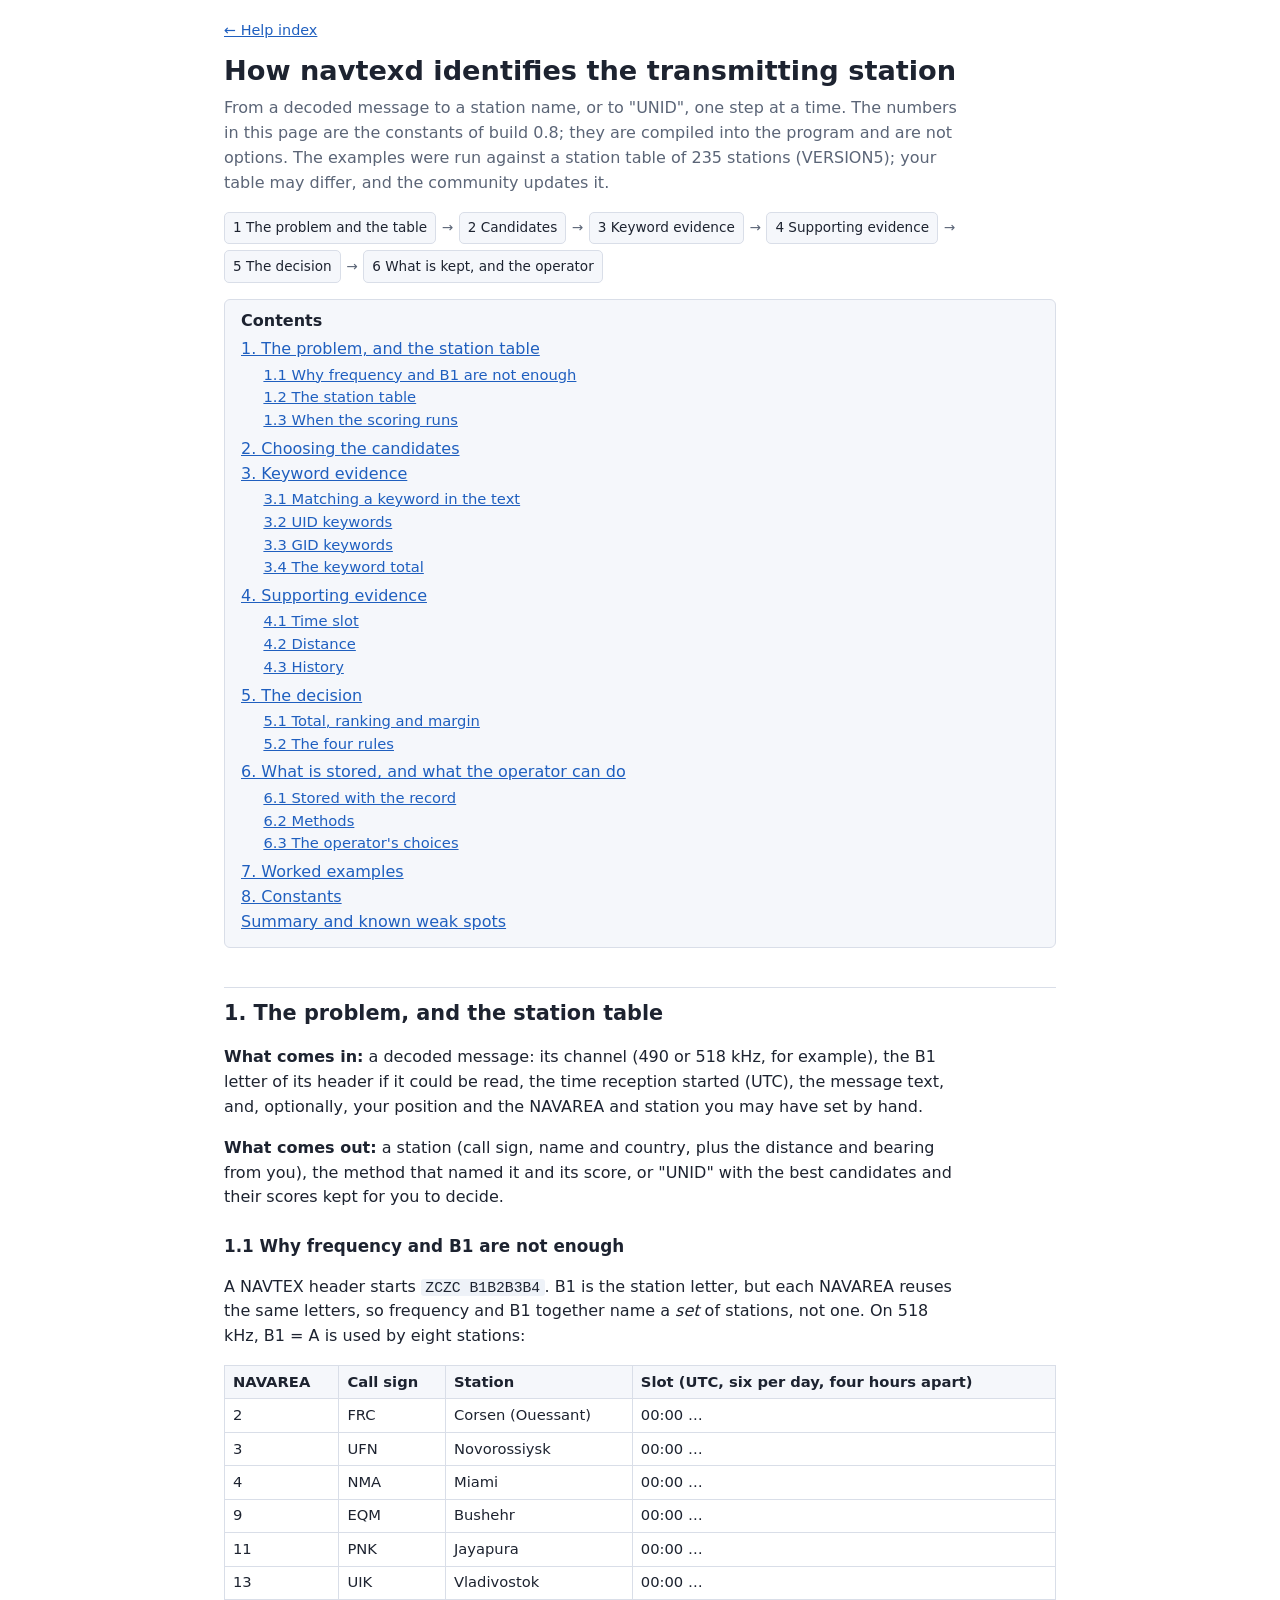
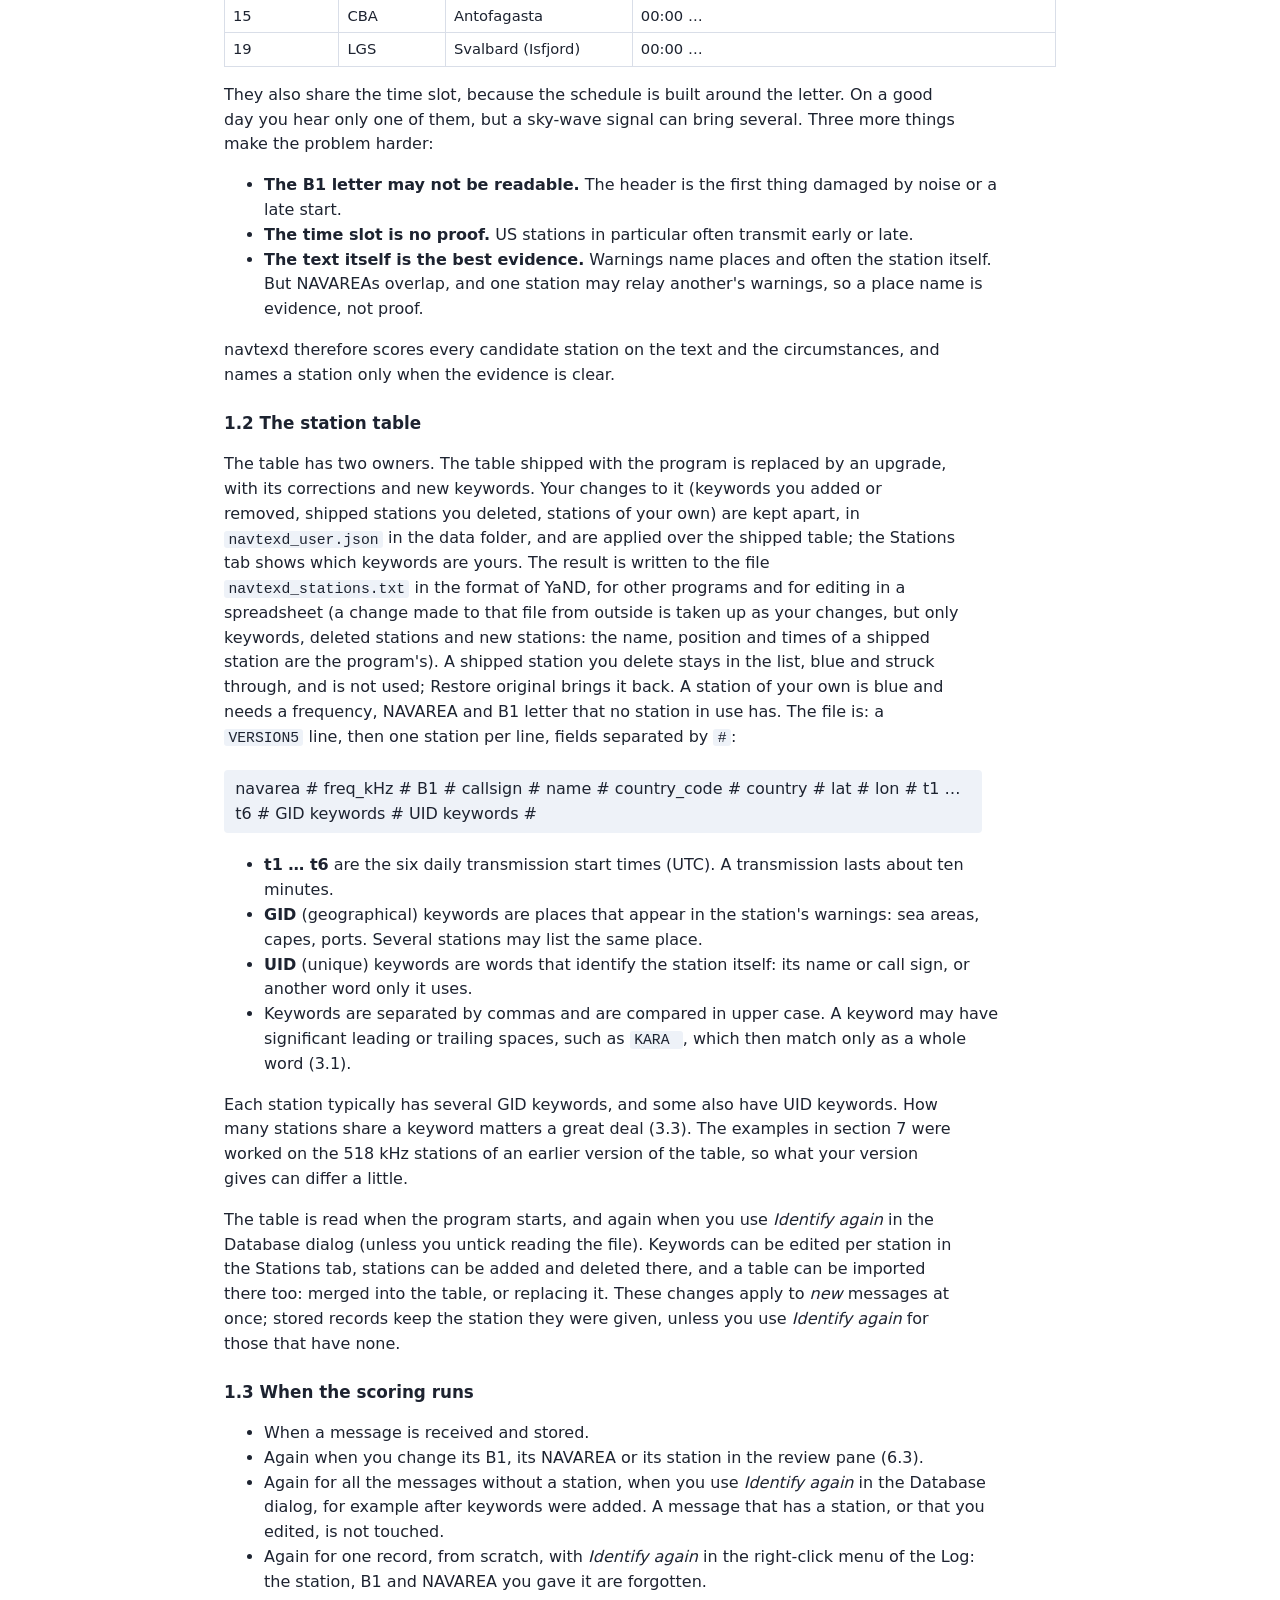
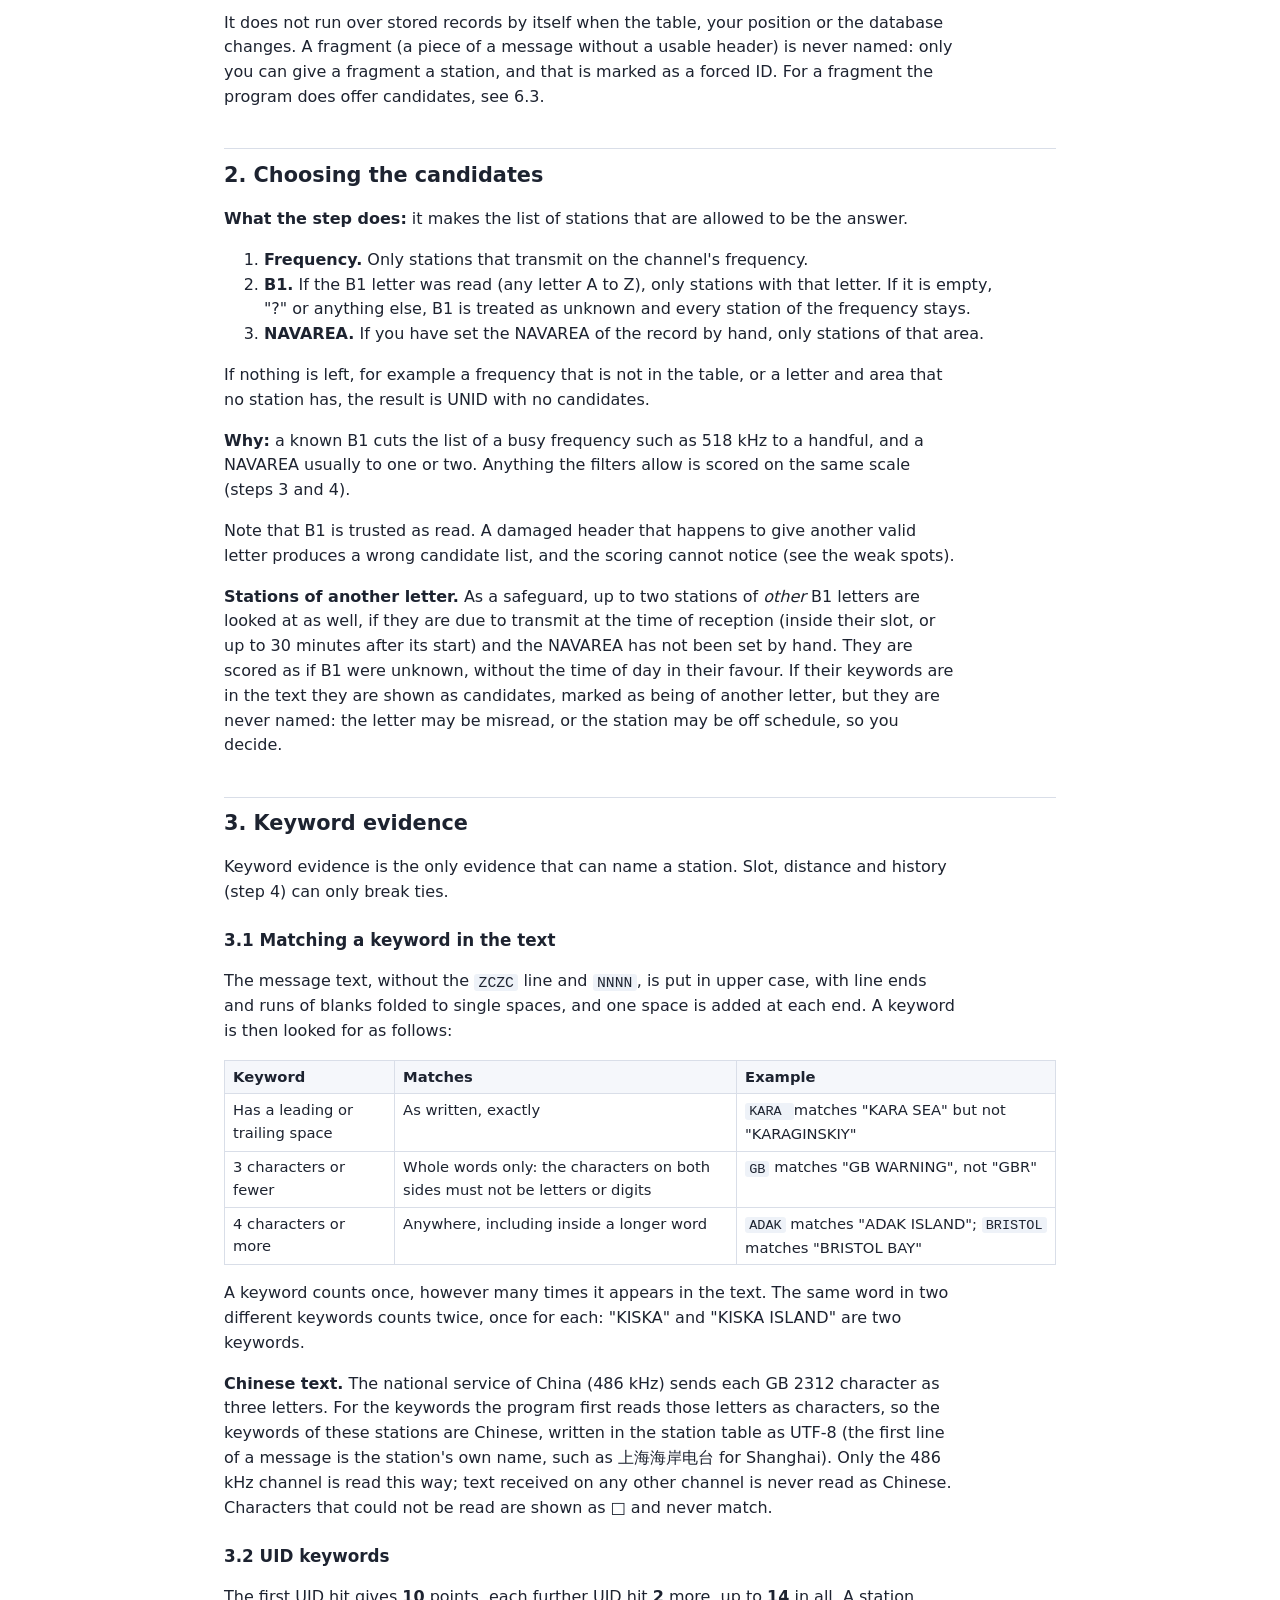
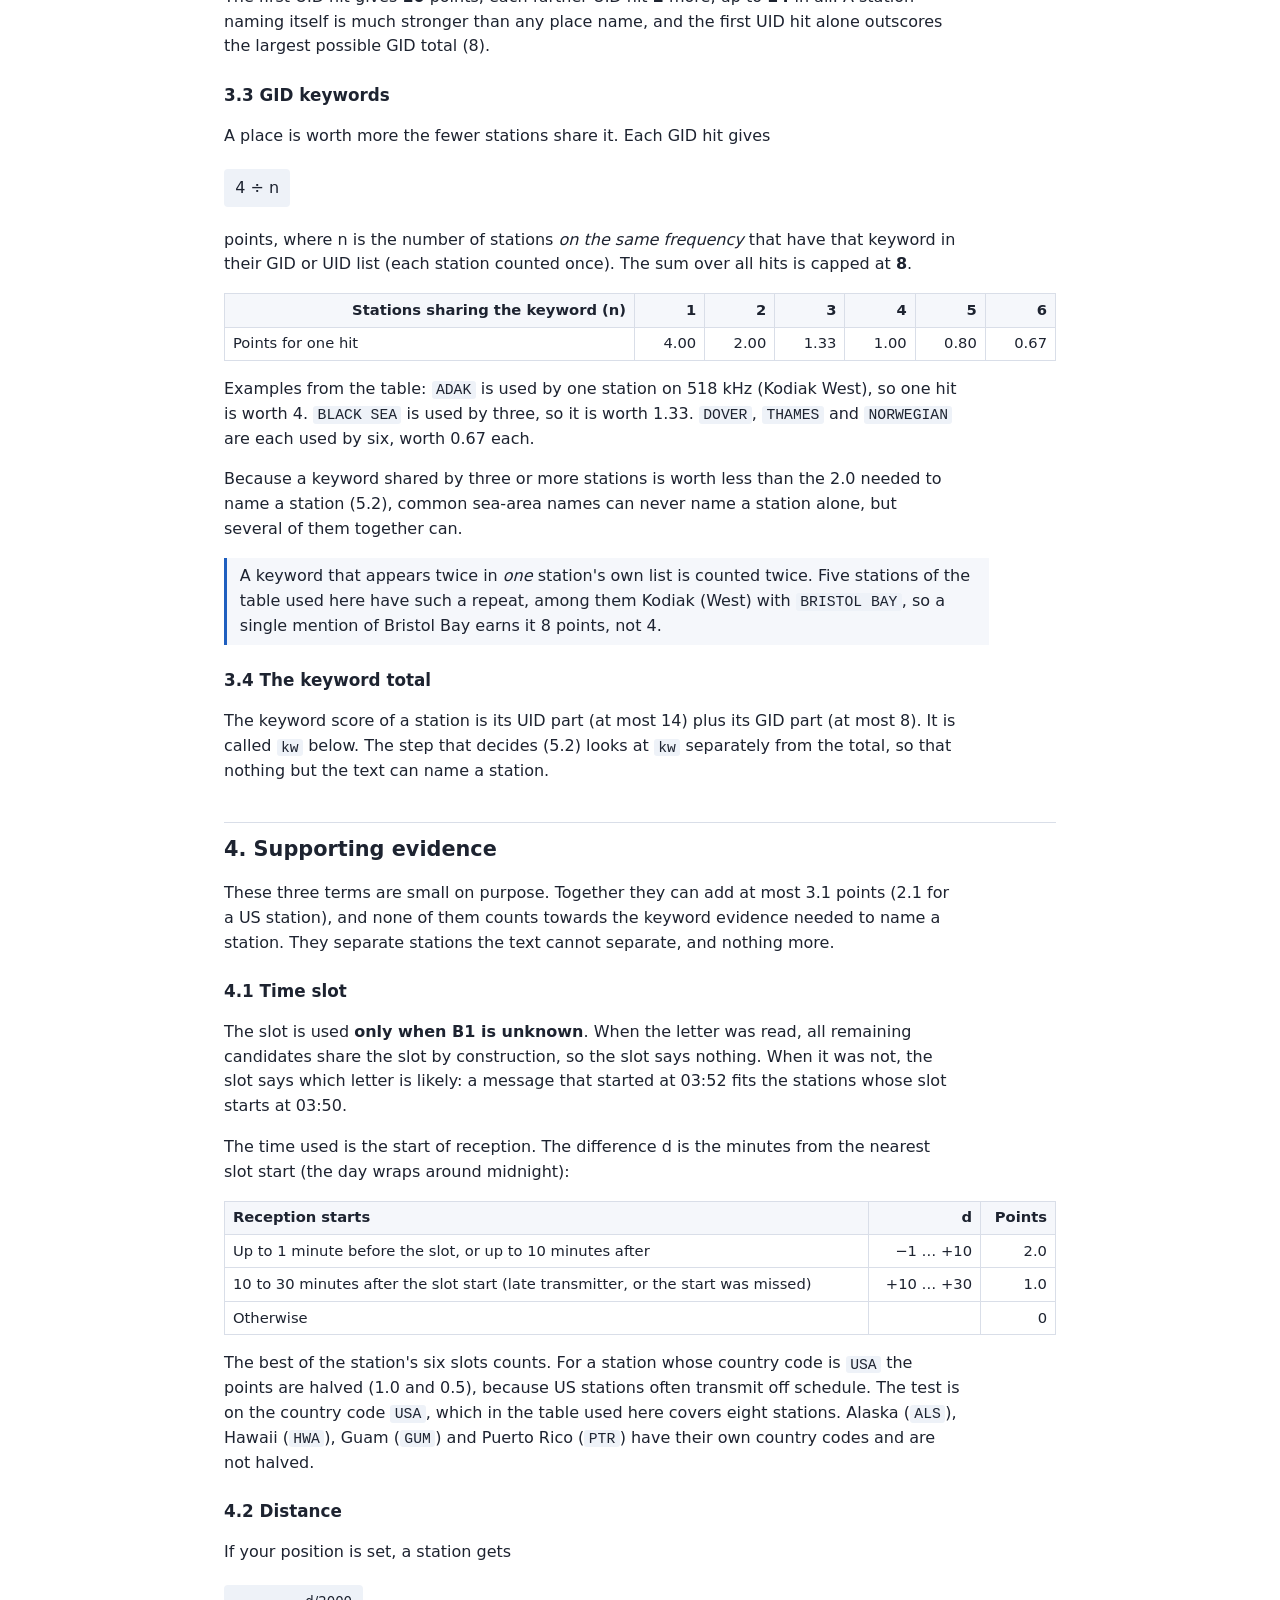
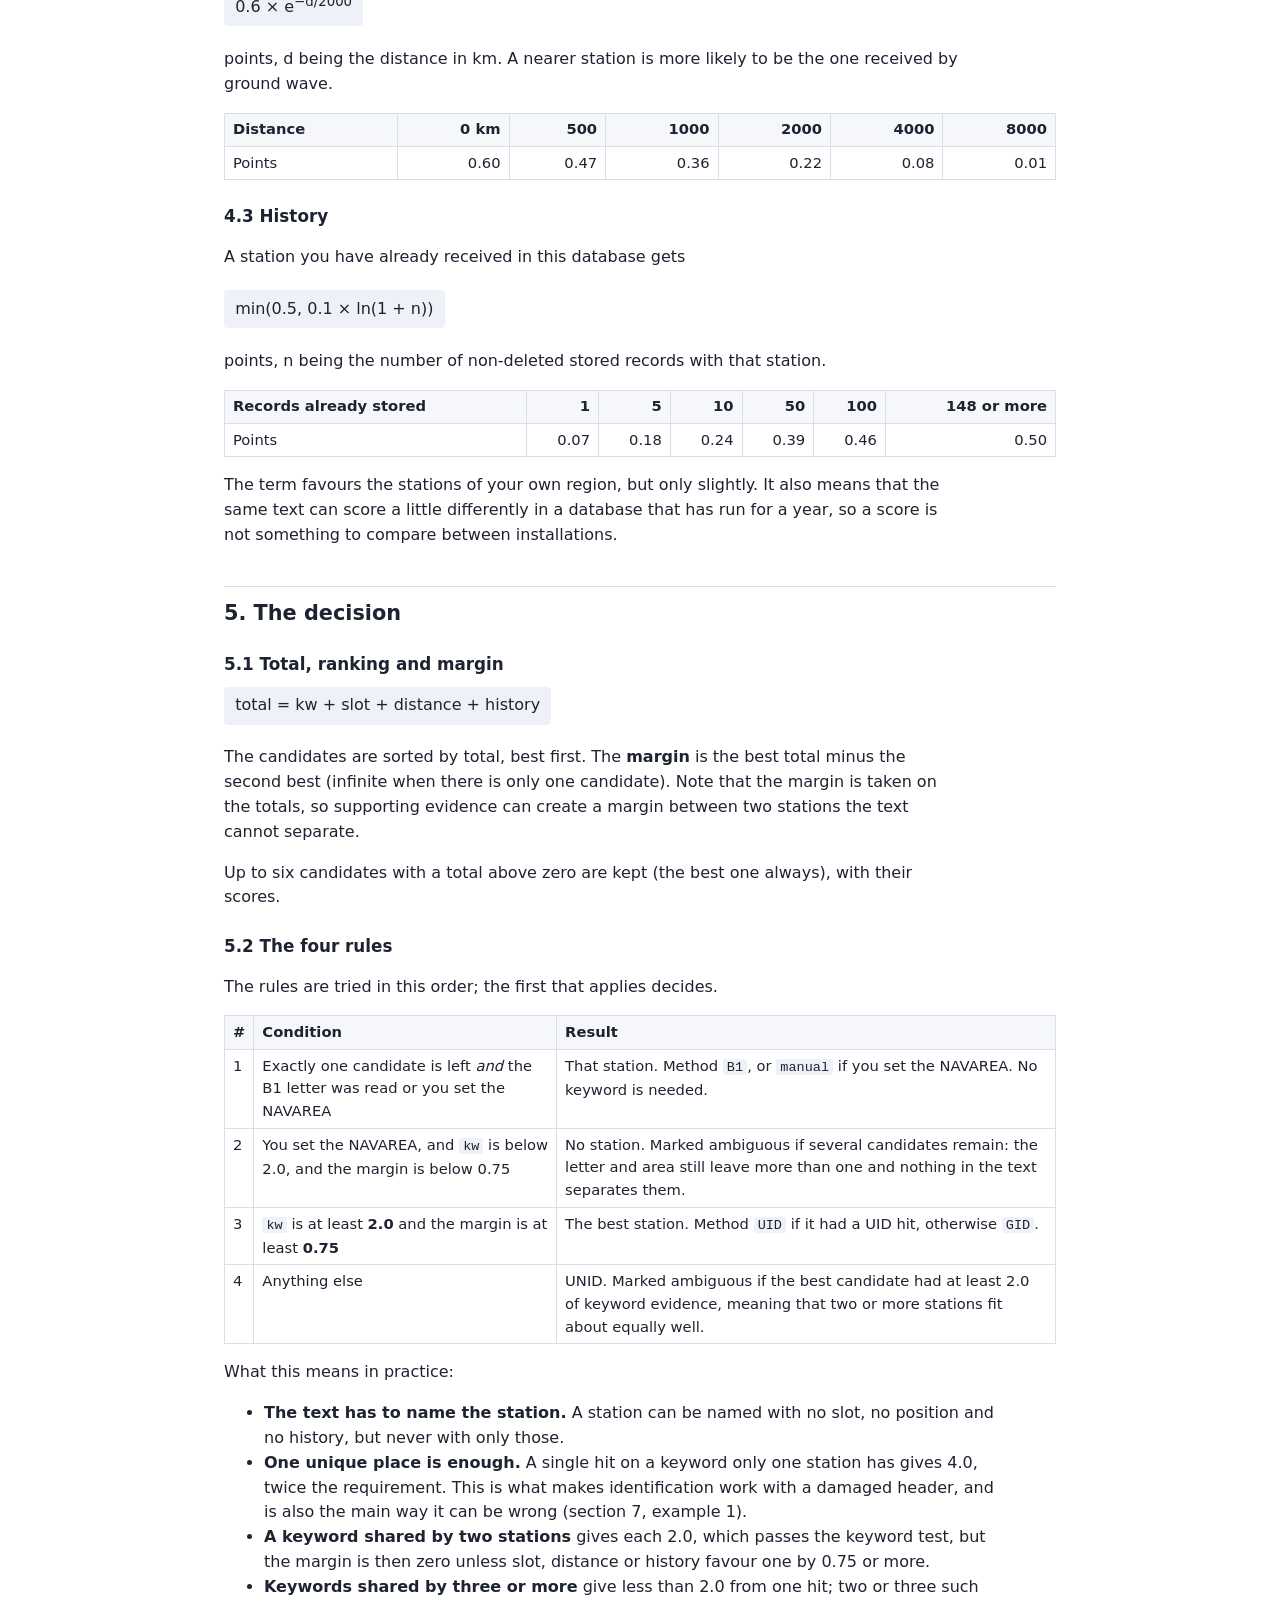
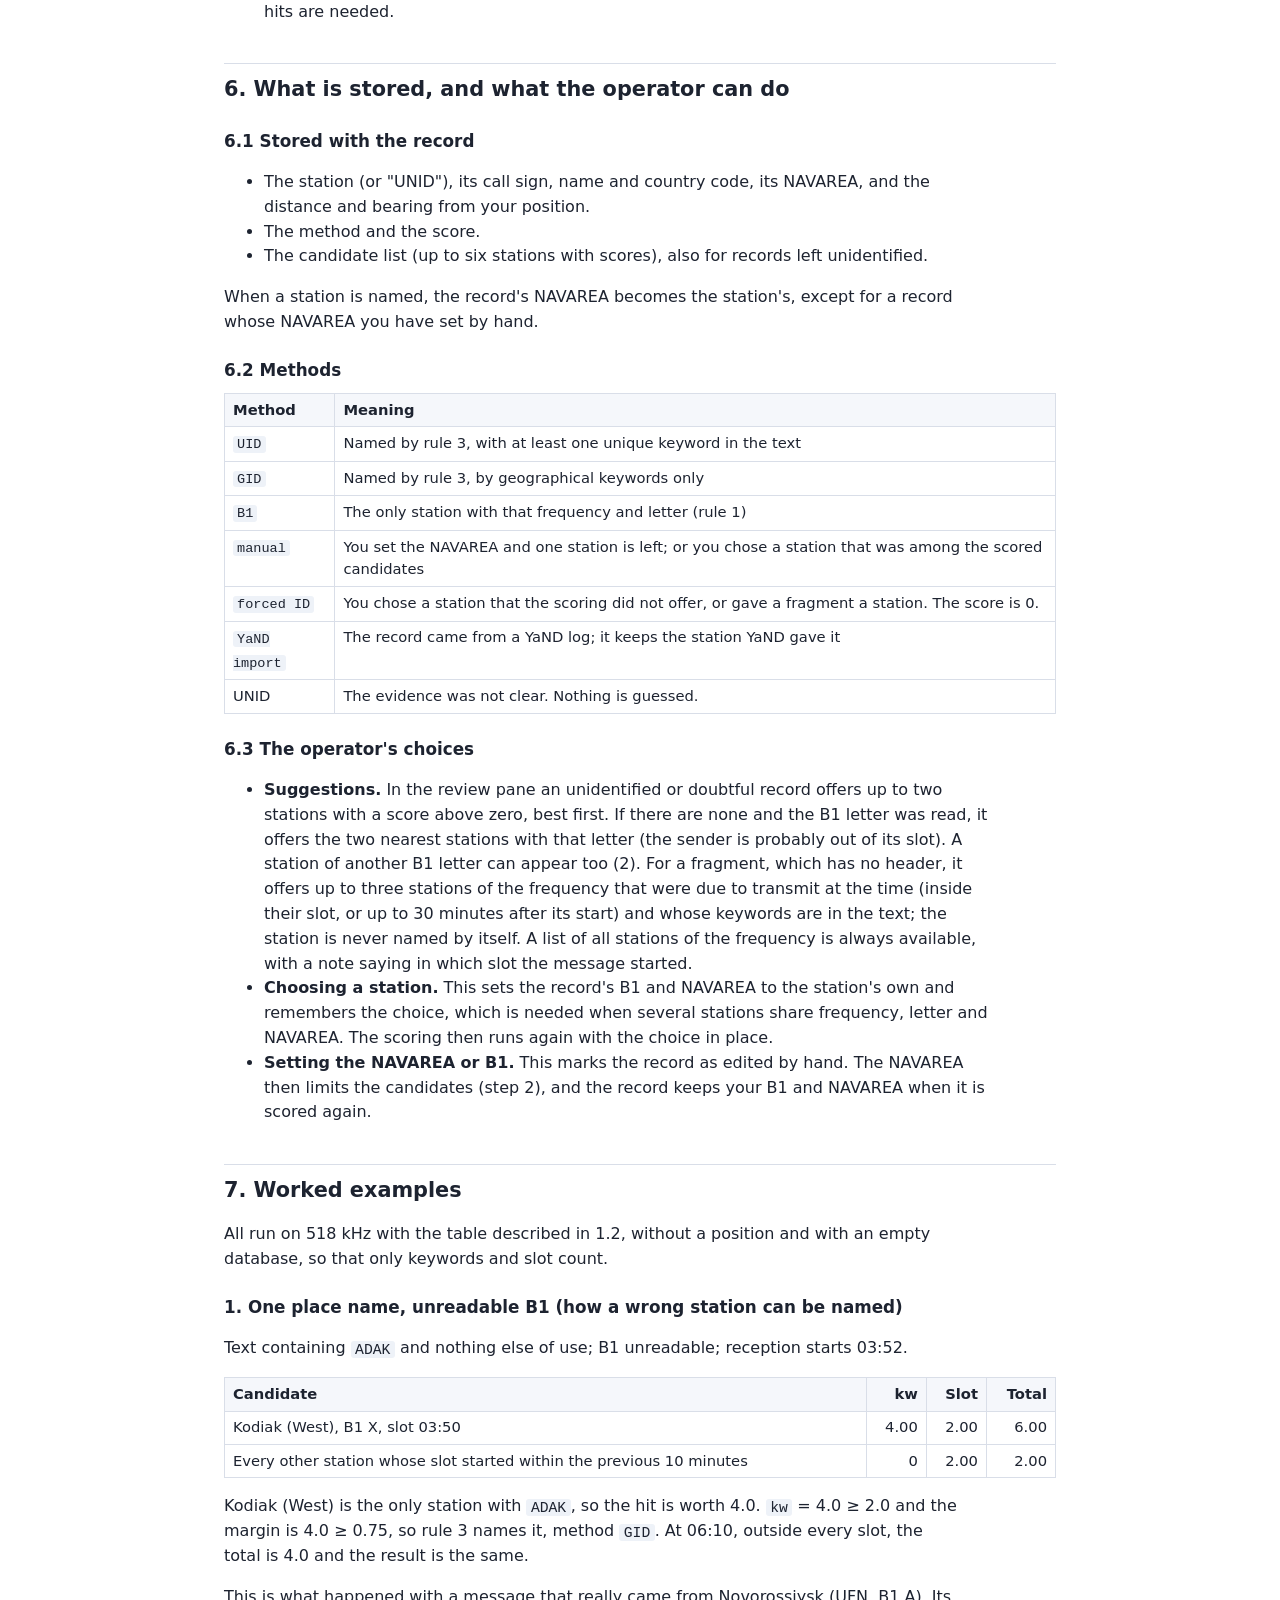
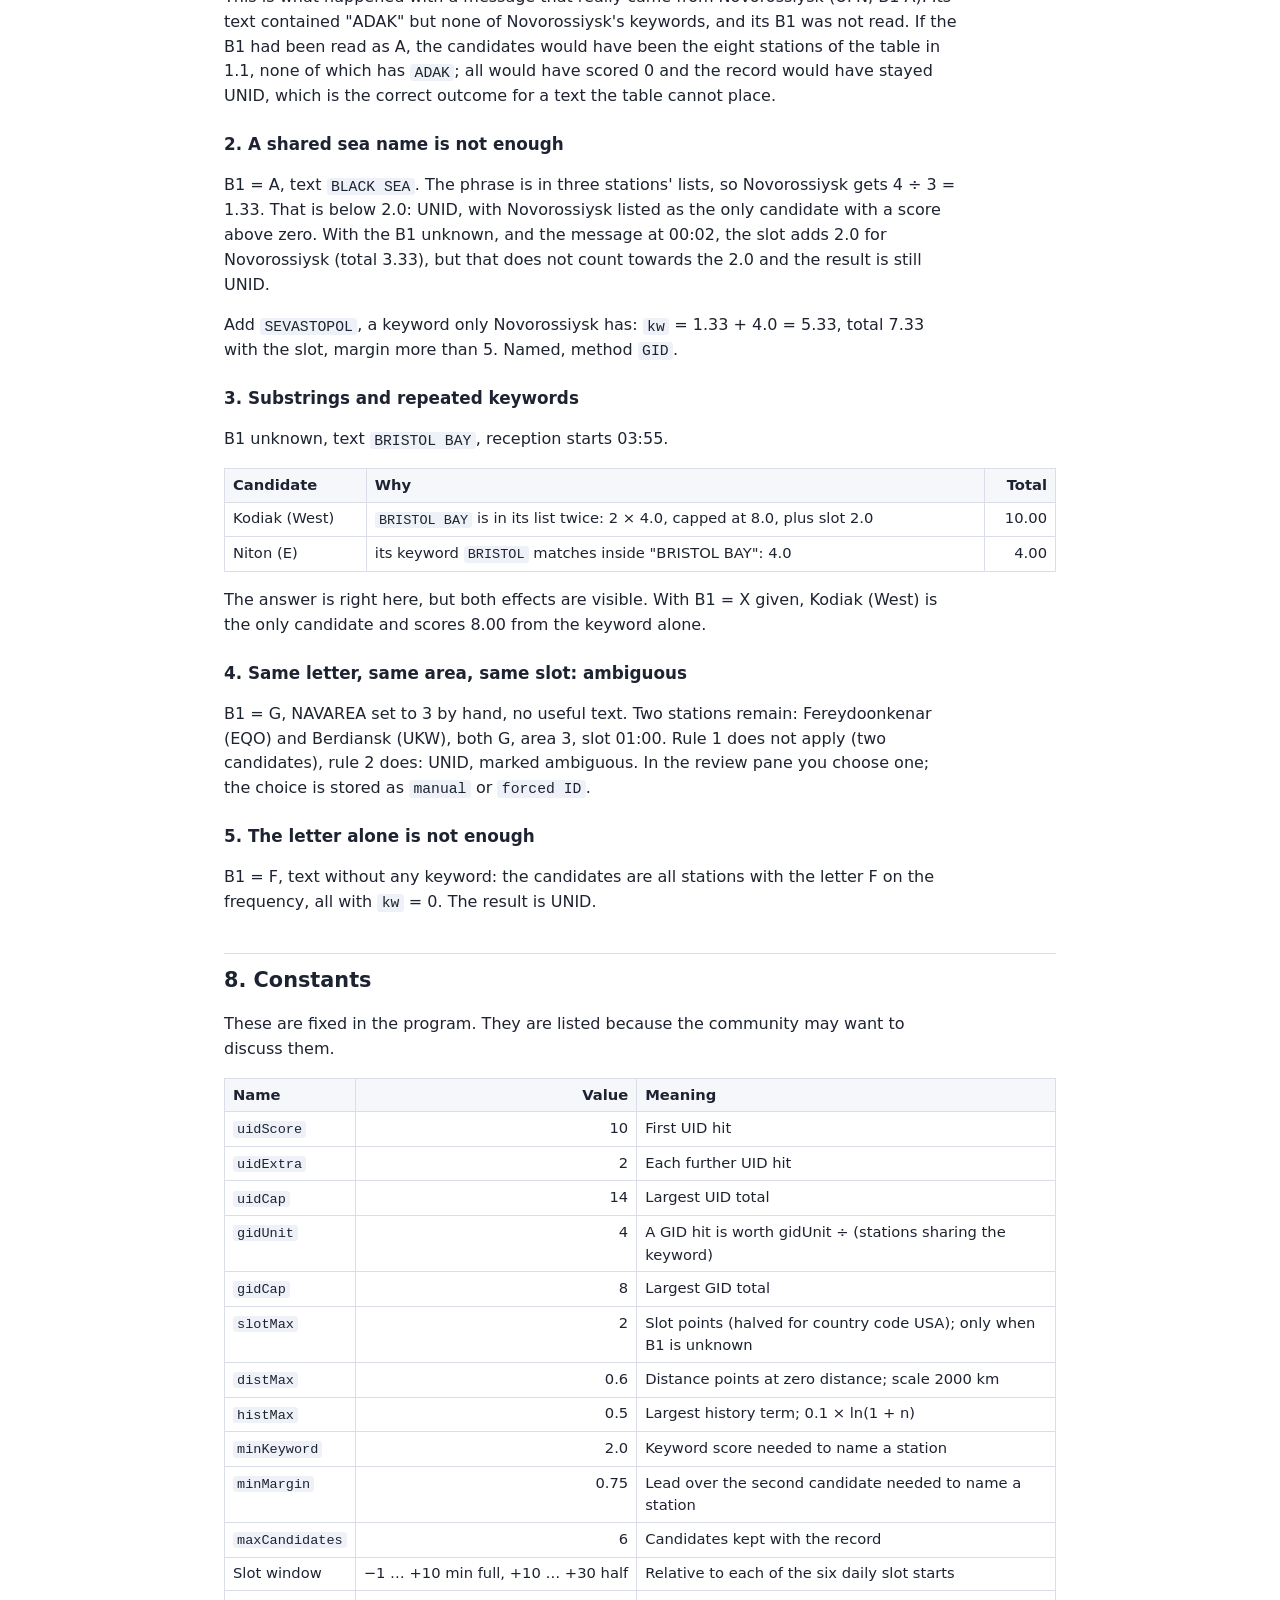
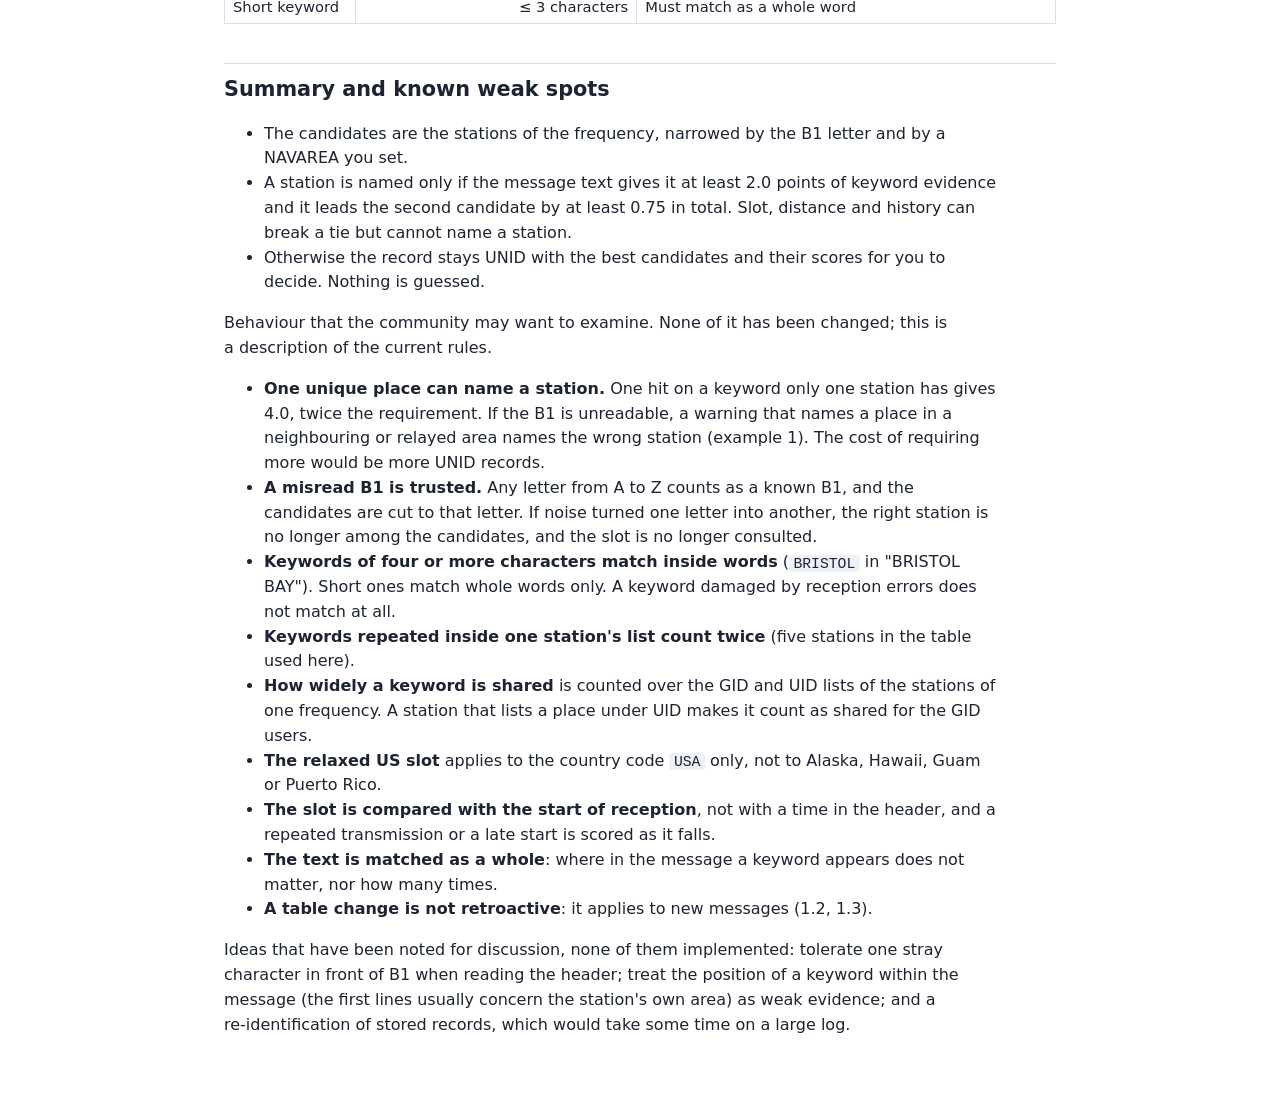
<file: internal/server/web/docs/identification.html>
<!DOCTYPE html>
<html lang="en">
<head>
<meta charset="utf-8">
<meta name="viewport" content="width=device-width, initial-scale=1">
<title>navtexd: how station identification works</title>
<link rel="stylesheet" href="docs.css">
</head>
<body>
<main>
<p class="back"><a href="./">&larr; Help index</a></p>
<h1>How navtexd identifies the transmitting station</h1>
<p class="sub">From a decoded message to a station name, or to "UNID", one step at a time. The numbers in this page are the constants of build 0.8; they are compiled into the program and are not options. The examples were run against a station table of 235 stations (VERSION5); your table may differ, and the community updates it.</p>

<div class="flow">
<span>1 The problem and the table</span><i>→</i><span>2 Candidates</span><i>→</i><span>3 Keyword evidence</span><i>→</i><span>4 Supporting evidence</span><i>→</i><span>5 The decision</span><i>→</i><span>6 What is kept, and the operator</span>
</div>

<nav class="toc"><strong>Contents</strong>
<ol class="x">
<li><a href="#s1">1. The problem, and the station table</a>
<ol><li><a href="#s1-1">1.1 Why frequency and B1 are not enough</a></li><li><a href="#s1-2">1.2 The station table</a></li><li><a href="#s1-3">1.3 When the scoring runs</a></li></ol>
</li>
<li><a href="#s2">2. Choosing the candidates</a></li>
<li><a href="#s3">3. Keyword evidence</a>
<ol><li><a href="#s3-1">3.1 Matching a keyword in the text</a></li><li><a href="#s3-2">3.2 UID keywords</a></li><li><a href="#s3-3">3.3 GID keywords</a></li><li><a href="#s3-4">3.4 The keyword total</a></li></ol>
</li>
<li><a href="#s4">4. Supporting evidence</a>
<ol><li><a href="#s4-1">4.1 Time slot</a></li><li><a href="#s4-2">4.2 Distance</a></li><li><a href="#s4-3">4.3 History</a></li></ol>
</li>
<li><a href="#s5">5. The decision</a>
<ol><li><a href="#s5-1">5.1 Total, ranking and margin</a></li><li><a href="#s5-2">5.2 The four rules</a></li></ol>
</li>
<li><a href="#s6">6. What is stored, and what the operator can do</a>
<ol><li><a href="#s6-1">6.1 Stored with the record</a></li><li><a href="#s6-2">6.2 Methods</a></li><li><a href="#s6-3">6.3 The operator's choices</a></li></ol>
</li>
<li><a href="#s7">7. Worked examples</a></li>
<li><a href="#s8">8. Constants</a></li>
<li><a href="#sum">Summary and known weak spots</a></li>
</ol></nav>

<h2 id="s1">1. The problem, and the station table</h2>
<p><strong>What comes in:</strong> a decoded message: its channel (490 or 518 kHz, for example), the B1 letter of its header if it could be read, the time reception started (UTC), the message text, and, optionally, your position and the NAVAREA and station you may have set by hand.</p>
<p><strong>What comes out:</strong> a station (call sign, name and country, plus the distance and bearing from you), the method that named it and its score, or "UNID" with the best candidates and their scores kept for you to decide.</p>

<h3 id="s1-1">1.1 Why frequency and B1 are not enough</h3>
<p>A NAVTEX header starts <code>ZCZC B1B2B3B4</code>. B1 is the station letter, but each NAVAREA reuses the same letters, so frequency and B1 together name a <em>set</em> of stations, not one. On 518 kHz, B1 = A is used by eight stations:</p>
<table>
<tr><th>NAVAREA</th><th>Call sign</th><th>Station</th><th>Slot (UTC, six per day, four hours apart)</th></tr>
<tr><td>2</td><td>FRC</td><td>Corsen (Ouessant)</td><td>00:00 &hellip;</td></tr>
<tr><td>3</td><td>UFN</td><td>Novorossiysk</td><td>00:00 &hellip;</td></tr>
<tr><td>4</td><td>NMA</td><td>Miami</td><td>00:00 &hellip;</td></tr>
<tr><td>9</td><td>EQM</td><td>Bushehr</td><td>00:00 &hellip;</td></tr>
<tr><td>11</td><td>PNK</td><td>Jayapura</td><td>00:00 &hellip;</td></tr>
<tr><td>13</td><td>UIK</td><td>Vladivostok</td><td>00:00 &hellip;</td></tr>
<tr><td>15</td><td>CBA</td><td>Antofagasta</td><td>00:00 &hellip;</td></tr>
<tr><td>19</td><td>LGS</td><td>Svalbard (Isfjord)</td><td>00:00 &hellip;</td></tr>
</table>
<p>They also share the time slot, because the schedule is built around the letter. On a good day you hear only one of them, but a sky-wave signal can bring several. Three more things make the problem harder:</p>
<ul>
<li><strong>The B1 letter may not be readable.</strong> The header is the first thing damaged by noise or a late start.</li>
<li><strong>The time slot is no proof.</strong> US stations in particular often transmit early or late.</li>
<li><strong>The text itself is the best evidence.</strong> Warnings name places and often the station itself. But NAVAREAs overlap, and one station may relay another's warnings, so a place name is evidence, not proof.</li>
</ul>
<p>navtexd therefore scores every candidate station on the text and the circumstances, and names a station only when the evidence is clear.</p>

<h3 id="s1-2">1.2 The station table</h3>
<p>The table has two owners. The table shipped with the program is replaced by an upgrade, with its corrections and new keywords. Your changes to it (keywords you added or removed, shipped stations you deleted, stations of your own) are kept apart, in <code>navtexd_user.json</code> in the data folder, and are applied over the shipped table; the Stations tab shows which keywords are yours. The result is written to the file <code>navtexd_stations.txt</code> in the format of YaND, for other programs and for editing in a spreadsheet (a change made to that file from outside is taken up as your changes, but only keywords, deleted stations and new stations: the name, position and times of a shipped station are the program's). A shipped station you delete stays in the list, blue and struck through, and is not used; Restore original brings it back. A station of your own is blue and needs a frequency, NAVAREA and B1 letter that no station in use has. The file is: a <code>VERSION5</code> line, then one station per line, fields separated by <code>#</code>:</p>
<p class="eq">navarea # freq_kHz # B1 # callsign # name # country_code # country # lat # lon # t1 &hellip; t6 # GID keywords # UID keywords #</p>
<ul>
<li><strong>t1 &hellip; t6</strong> are the six daily transmission start times (UTC). A transmission lasts about ten minutes.</li>
<li><strong>GID</strong> (geographical) keywords are places that appear in the station's warnings: sea areas, capes, ports. Several stations may list the same place.</li>
<li><strong>UID</strong> (unique) keywords are words that identify the station itself: its name or call sign, or another word only it uses.</li>
<li>Keywords are separated by commas and are compared in upper case. A keyword may have significant leading or trailing spaces, such as <code> KARA </code>, which then match only as a whole word (3.1).</li>
</ul>
<p>Each station typically has several GID keywords, and some also have UID keywords. How many stations share a keyword matters a great deal (3.3). The examples in section 7 were worked on the 518 kHz stations of an earlier version of the table, so what your version gives can differ a little.</p>
<p>The table is read when the program starts, and again when you use <em>Identify again</em> in the Database dialog (unless you untick reading the file). Keywords can be edited per station in the Stations tab, stations can be added and deleted there, and a table can be imported there too: merged into the table, or replacing it. These changes apply to <em>new</em> messages at once; stored records keep the station they were given, unless you use <em>Identify again</em> for those that have none.</p>

<h3 id="s1-3">1.3 When the scoring runs</h3>
<ul>
<li>When a message is received and stored.</li>
<li>Again when you change its B1, its NAVAREA or its station in the review pane (6.3).</li>
<li>Again for all the messages without a station, when you use <em>Identify again</em> in the Database dialog, for example after keywords were added. A message that has a station, or that you edited, is not touched.</li>
<li>Again for one record, from scratch, with <em>Identify again</em> in the right-click menu of the Log: the station, B1 and NAVAREA you gave it are forgotten.</li>
</ul>
<p>It does not run over stored records by itself when the table, your position or the database changes. A fragment (a piece of a message without a usable header) is never named: only you can give a fragment a station, and that is marked as a forced ID. For a fragment the program does offer candidates, see 6.3.</p>

<h2 id="s2">2. Choosing the candidates</h2>
<p><strong>What the step does:</strong> it makes the list of stations that are allowed to be the answer.</p>
<ol>
<li><strong>Frequency.</strong> Only stations that transmit on the channel's frequency.</li>
<li><strong>B1.</strong> If the B1 letter was read (any letter A to Z), only stations with that letter. If it is empty, "?" or anything else, B1 is treated as unknown and every station of the frequency stays.</li>
<li><strong>NAVAREA.</strong> If you have set the NAVAREA of the record by hand, only stations of that area.</li>
</ol>
<p>If nothing is left, for example a frequency that is not in the table, or a letter and area that no station has, the result is UNID with no candidates.</p>
<p><strong>Why:</strong> a known B1 cuts the list of a busy frequency such as 518 kHz to a handful, and a NAVAREA usually to one or two. Anything the filters allow is scored on the same scale (steps 3 and 4).</p>
<p>Note that B1 is trusted as read. A damaged header that happens to give another valid letter produces a wrong candidate list, and the scoring cannot notice (see the weak spots).</p>
<p><strong>Stations of another letter.</strong> As a safeguard, up to two stations of <em>other</em> B1 letters are looked at as well, if they are due to transmit at the time of reception (inside their slot, or up to 30 minutes after its start) and the NAVAREA has not been set by hand. They are scored as if B1 were unknown, without the time of day in their favour. If their keywords are in the text they are shown as candidates, marked as being of another letter, but they are never named: the letter may be misread, or the station may be off schedule, so you decide.</p>

<h2 id="s3">3. Keyword evidence</h2>
<p>Keyword evidence is the only evidence that can name a station. Slot, distance and history (step 4) can only break ties.</p>

<h3 id="s3-1">3.1 Matching a keyword in the text</h3>
<p>The message text, without the <code>ZCZC</code> line and <code>NNNN</code>, is put in upper case, with line ends and runs of blanks folded to single spaces, and one space is added at each end. A keyword is then looked for as follows:</p>
<table>
<tr><th>Keyword</th><th>Matches</th><th>Example</th></tr>
<tr><td>Has a leading or trailing space</td><td>As written, exactly</td><td><code> KARA </code> matches "KARA SEA" but not "KARAGINSKIY"</td></tr>
<tr><td>3 characters or fewer</td><td>Whole words only: the characters on both sides must not be letters or digits</td><td><code>GB</code> matches "GB WARNING", not "GBR"</td></tr>
<tr><td>4 characters or more</td><td>Anywhere, including inside a longer word</td><td><code>ADAK</code> matches "ADAK ISLAND"; <code>BRISTOL</code> matches "BRISTOL BAY"</td></tr>
</table>
<p>A keyword counts once, however many times it appears in the text. The same word in two different keywords counts twice, once for each: "KISKA" and "KISKA ISLAND" are two keywords.</p>
<p><strong>Chinese text.</strong> The national service of China (486 kHz) sends each GB 2312 character as three letters. For the keywords the program first reads those letters as characters, so the keywords of these stations are Chinese, written in the station table as UTF-8 (the first line of a message is the station's own name, such as 上海海岸电台 for Shanghai). Only the 486 kHz channel is read this way; text received on any other channel is never read as Chinese. Characters that could not be read are shown as □ and never match.</p>

<h3 id="s3-2">3.2 UID keywords</h3>
<p>The first UID hit gives <strong>10</strong> points, each further UID hit <strong>2</strong> more, up to <strong>14</strong> in all. A station naming itself is much stronger than any place name, and the first UID hit alone outscores the largest possible GID total (8).</p>

<h3 id="s3-3">3.3 GID keywords</h3>
<p>A place is worth more the fewer stations share it. Each GID hit gives</p>
<p class="eq">4 &divide; n</p>
<p>points, where n is the number of stations <em>on the same frequency</em> that have that keyword in their GID or UID list (each station counted once). The sum over all hits is capped at <strong>8</strong>.</p>
<table>
<tr><th class="n">Stations sharing the keyword (n)</th><th class="n">1</th><th class="n">2</th><th class="n">3</th><th class="n">4</th><th class="n">5</th><th class="n">6</th></tr>
<tr><td>Points for one hit</td><td class="n">4.00</td><td class="n">2.00</td><td class="n">1.33</td><td class="n">1.00</td><td class="n">0.80</td><td class="n">0.67</td></tr>
</table>
<p>Examples from the table: <code>ADAK</code> is used by one station on 518 kHz (Kodiak West), so one hit is worth 4. <code>BLACK SEA</code> is used by three, so it is worth 1.33. <code>DOVER</code>, <code>THAMES</code> and <code>NORWEGIAN</code> are each used by six, worth 0.67 each.</p>
<p>Because a keyword shared by three or more stations is worth less than the 2.0 needed to name a station (5.2), common sea-area names can never name a station alone, but several of them together can.</p>
<p class="note">A keyword that appears twice in <em>one</em> station's own list is counted twice. Five stations of the table used here have such a repeat, among them Kodiak (West) with <code>BRISTOL BAY</code>, so a single mention of Bristol Bay earns it 8 points, not 4.</p>

<h3 id="s3-4">3.4 The keyword total</h3>
<p>The keyword score of a station is its UID part (at most 14) plus its GID part (at most 8). It is called <code>kw</code> below. The step that decides (5.2) looks at <code>kw</code> separately from the total, so that nothing but the text can name a station.</p>

<h2 id="s4">4. Supporting evidence</h2>
<p>These three terms are small on purpose. Together they can add at most 3.1 points (2.1 for a US station), and none of them counts towards the keyword evidence needed to name a station. They separate stations the text cannot separate, and nothing more.</p>

<h3 id="s4-1">4.1 Time slot</h3>
<p>The slot is used <strong>only when B1 is unknown</strong>. When the letter was read, all remaining candidates share the slot by construction, so the slot says nothing. When it was not, the slot says which letter is likely: a message that started at 03:52 fits the stations whose slot starts at 03:50.</p>
<p>The time used is the start of reception. The difference d is the minutes from the nearest slot start (the day wraps around midnight):</p>
<table>
<tr><th>Reception starts</th><th class="n">d</th><th class="n">Points</th></tr>
<tr><td>Up to 1 minute before the slot, or up to 10 minutes after</td><td class="n">&minus;1 &hellip; +10</td><td class="n">2.0</td></tr>
<tr><td>10 to 30 minutes after the slot start (late transmitter, or the start was missed)</td><td class="n">+10 &hellip; +30</td><td class="n">1.0</td></tr>
<tr><td>Otherwise</td><td></td><td class="n">0</td></tr>
</table>
<p>The best of the station's six slots counts. For a station whose country code is <code>USA</code> the points are halved (1.0 and 0.5), because US stations often transmit off schedule. The test is on the country code <code>USA</code>, which in the table used here covers eight stations. Alaska (<code>ALS</code>), Hawaii (<code>HWA</code>), Guam (<code>GUM</code>) and Puerto Rico (<code>PTR</code>) have their own country codes and are not halved.</p>

<h3 id="s4-2">4.2 Distance</h3>
<p>If your position is set, a station gets</p>
<p class="eq">0.6 &times; e<sup>&minus;d/2000</sup></p>
<p>points, d being the distance in km. A nearer station is more likely to be the one received by ground wave.</p>
<table>
<tr><th>Distance</th><th class="n">0 km</th><th class="n">500</th><th class="n">1000</th><th class="n">2000</th><th class="n">4000</th><th class="n">8000</th></tr>
<tr><td>Points</td><td class="n">0.60</td><td class="n">0.47</td><td class="n">0.36</td><td class="n">0.22</td><td class="n">0.08</td><td class="n">0.01</td></tr>
</table>

<h3 id="s4-3">4.3 History</h3>
<p>A station you have already received in this database gets</p>
<p class="eq">min(0.5, 0.1 &times; ln(1 + n))</p>
<p>points, n being the number of non-deleted stored records with that station.</p>
<table>
<tr><th>Records already stored</th><th class="n">1</th><th class="n">5</th><th class="n">10</th><th class="n">50</th><th class="n">100</th><th class="n">148 or more</th></tr>
<tr><td>Points</td><td class="n">0.07</td><td class="n">0.18</td><td class="n">0.24</td><td class="n">0.39</td><td class="n">0.46</td><td class="n">0.50</td></tr>
</table>
<p>The term favours the stations of your own region, but only slightly. It also means that the same text can score a little differently in a database that has run for a year, so a score is not something to compare between installations.</p>

<h2 id="s5">5. The decision</h2>

<h3 id="s5-1">5.1 Total, ranking and margin</h3>
<p class="eq">total = kw + slot + distance + history</p>
<p>The candidates are sorted by total, best first. The <strong>margin</strong> is the best total minus the second best (infinite when there is only one candidate). Note that the margin is taken on the totals, so supporting evidence can create a margin between two stations the text cannot separate.</p>
<p>Up to six candidates with a total above zero are kept (the best one always), with their scores.</p>

<h3 id="s5-2">5.2 The four rules</h3>
<p>The rules are tried in this order; the first that applies decides.</p>
<table>
<tr><th>#</th><th>Condition</th><th>Result</th></tr>
<tr><td>1</td><td>Exactly one candidate is left <em>and</em> the B1 letter was read or you set the NAVAREA</td><td>That station. Method <code>B1</code>, or <code>manual</code> if you set the NAVAREA. No keyword is needed.</td></tr>
<tr><td>2</td><td>You set the NAVAREA, and <code>kw</code> is below 2.0, and the margin is below 0.75</td><td>No station. Marked ambiguous if several candidates remain: the letter and area still leave more than one and nothing in the text separates them.</td></tr>
<tr><td>3</td><td><code>kw</code> is at least <strong>2.0</strong> and the margin is at least <strong>0.75</strong></td><td>The best station. Method <code>UID</code> if it had a UID hit, otherwise <code>GID</code>.</td></tr>
<tr><td>4</td><td>Anything else</td><td>UNID. Marked ambiguous if the best candidate had at least 2.0 of keyword evidence, meaning that two or more stations fit about equally well.</td></tr>
</table>
<p>What this means in practice:</p>
<ul>
<li><strong>The text has to name the station.</strong> A station can be named with no slot, no position and no history, but never with only those.</li>
<li><strong>One unique place is enough.</strong> A single hit on a keyword only one station has gives 4.0, twice the requirement. This is what makes identification work with a damaged header, and is also the main way it can be wrong (section 7, example 1).</li>
<li><strong>A keyword shared by two stations</strong> gives each 2.0, which passes the keyword test, but the margin is then zero unless slot, distance or history favour one by 0.75 or more.</li>
<li><strong>Keywords shared by three or more</strong> give less than 2.0 from one hit; two or three such hits are needed.</li>
</ul>

<h2 id="s6">6. What is stored, and what the operator can do</h2>

<h3 id="s6-1">6.1 Stored with the record</h3>
<ul>
<li>The station (or "UNID"), its call sign, name and country code, its NAVAREA, and the distance and bearing from your position.</li>
<li>The method and the score.</li>
<li>The candidate list (up to six stations with scores), also for records left unidentified.</li>
</ul>
<p>When a station is named, the record's NAVAREA becomes the station's, except for a record whose NAVAREA you have set by hand.</p>

<h3 id="s6-2">6.2 Methods</h3>
<table>
<tr><th>Method</th><th>Meaning</th></tr>
<tr><td><code>UID</code></td><td>Named by rule 3, with at least one unique keyword in the text</td></tr>
<tr><td><code>GID</code></td><td>Named by rule 3, by geographical keywords only</td></tr>
<tr><td><code>B1</code></td><td>The only station with that frequency and letter (rule 1)</td></tr>
<tr><td><code>manual</code></td><td>You set the NAVAREA and one station is left; or you chose a station that was among the scored candidates</td></tr>
<tr><td><code>forced ID</code></td><td>You chose a station that the scoring did not offer, or gave a fragment a station. The score is 0.</td></tr>
<tr><td><code>YaND import</code></td><td>The record came from a YaND log; it keeps the station YaND gave it</td></tr>
<tr><td>UNID</td><td>The evidence was not clear. Nothing is guessed.</td></tr>
</table>

<h3 id="s6-3">6.3 The operator's choices</h3>
<ul>
<li><strong>Suggestions.</strong> In the review pane an unidentified or doubtful record offers up to two stations with a score above zero, best first. If there are none and the B1 letter was read, it offers the two nearest stations with that letter (the sender is probably out of its slot). A station of another B1 letter can appear too (2). For a fragment, which has no header, it offers up to three stations of the frequency that were due to transmit at the time (inside their slot, or up to 30 minutes after its start) and whose keywords are in the text; the station is never named by itself. A list of all stations of the frequency is always available, with a note saying in which slot the message started.</li>
<li><strong>Choosing a station.</strong> This sets the record's B1 and NAVAREA to the station's own and remembers the choice, which is needed when several stations share frequency, letter and NAVAREA. The scoring then runs again with the choice in place.</li>
<li><strong>Setting the NAVAREA or B1.</strong> This marks the record as edited by hand. The NAVAREA then limits the candidates (step 2), and the record keeps your B1 and NAVAREA when it is scored again.</li>
</ul>

<h2 id="s7">7. Worked examples</h2>
<p>All run on 518 kHz with the table described in 1.2, without a position and with an empty database, so that only keywords and slot count.</p>

<h3>1. One place name, unreadable B1 (how a wrong station can be named)</h3>
<p>Text containing <code>ADAK</code> and nothing else of use; B1 unreadable; reception starts 03:52.</p>
<table>
<tr><th>Candidate</th><th class="n">kw</th><th class="n">Slot</th><th class="n">Total</th></tr>
<tr><td>Kodiak (West), B1 X, slot 03:50</td><td class="n">4.00</td><td class="n">2.00</td><td class="n">6.00</td></tr>
<tr><td>Every other station whose slot started within the previous 10 minutes</td><td class="n">0</td><td class="n">2.00</td><td class="n">2.00</td></tr>
</table>
<p>Kodiak (West) is the only station with <code>ADAK</code>, so the hit is worth 4.0. <code>kw</code> = 4.0 &ge; 2.0 and the margin is 4.0 &ge; 0.75, so rule 3 names it, method <code>GID</code>. At 06:10, outside every slot, the total is 4.0 and the result is the same.</p>
<p>This is what happened with a message that really came from Novorossiysk (UFN, B1 A). Its text contained "ADAK" but none of Novorossiysk's keywords, and its B1 was not read. If the B1 had been read as A, the candidates would have been the eight stations of the table in 1.1, none of which has <code>ADAK</code>; all would have scored 0 and the record would have stayed UNID, which is the correct outcome for a text the table cannot place.</p>

<h3>2. A shared sea name is not enough</h3>
<p>B1 = A, text <code>BLACK SEA</code>. The phrase is in three stations' lists, so Novorossiysk gets 4 &divide; 3 = 1.33. That is below 2.0: UNID, with Novorossiysk listed as the only candidate with a score above zero. With the B1 unknown, and the message at 00:02, the slot adds 2.0 for Novorossiysk (total 3.33), but that does not count towards the 2.0 and the result is still UNID.</p>
<p>Add <code>SEVASTOPOL</code>, a keyword only Novorossiysk has: <code>kw</code> = 1.33 + 4.0 = 5.33, total 7.33 with the slot, margin more than 5. Named, method <code>GID</code>.</p>

<h3>3. Substrings and repeated keywords</h3>
<p>B1 unknown, text <code>BRISTOL BAY</code>, reception starts 03:55.</p>
<table>
<tr><th>Candidate</th><th>Why</th><th class="n">Total</th></tr>
<tr><td>Kodiak (West)</td><td><code>BRISTOL BAY</code> is in its list twice: 2 &times; 4.0, capped at 8.0, plus slot 2.0</td><td class="n">10.00</td></tr>
<tr><td>Niton (E)</td><td>its keyword <code>BRISTOL</code> matches inside "BRISTOL BAY": 4.0</td><td class="n">4.00</td></tr>
</table>
<p>The answer is right here, but both effects are visible. With B1 = X given, Kodiak (West) is the only candidate and scores 8.00 from the keyword alone.</p>

<h3>4. Same letter, same area, same slot: ambiguous</h3>
<p>B1 = G, NAVAREA set to 3 by hand, no useful text. Two stations remain: Fereydoonkenar (EQO) and Berdiansk (UKW), both G, area 3, slot 01:00. Rule 1 does not apply (two candidates), rule 2 does: UNID, marked ambiguous. In the review pane you choose one; the choice is stored as <code>manual</code> or <code>forced ID</code>.</p>

<h3>5. The letter alone is not enough</h3>
<p>B1 = F, text without any keyword: the candidates are all stations with the letter F on the frequency, all with <code>kw</code> = 0. The result is UNID.</p>

<h2 id="s8">8. Constants</h2>
<p>These are fixed in the program. They are listed because the community may want to discuss them.</p>
<table>
<tr><th>Name</th><th class="n">Value</th><th>Meaning</th></tr>
<tr><td><code>uidScore</code></td><td class="n">10</td><td>First UID hit</td></tr>
<tr><td><code>uidExtra</code></td><td class="n">2</td><td>Each further UID hit</td></tr>
<tr><td><code>uidCap</code></td><td class="n">14</td><td>Largest UID total</td></tr>
<tr><td><code>gidUnit</code></td><td class="n">4</td><td>A GID hit is worth gidUnit &divide; (stations sharing the keyword)</td></tr>
<tr><td><code>gidCap</code></td><td class="n">8</td><td>Largest GID total</td></tr>
<tr><td><code>slotMax</code></td><td class="n">2</td><td>Slot points (halved for country code USA); only when B1 is unknown</td></tr>
<tr><td><code>distMax</code></td><td class="n">0.6</td><td>Distance points at zero distance; scale 2000 km</td></tr>
<tr><td><code>histMax</code></td><td class="n">0.5</td><td>Largest history term; 0.1 &times; ln(1 + n)</td></tr>
<tr><td><code>minKeyword</code></td><td class="n">2.0</td><td>Keyword score needed to name a station</td></tr>
<tr><td><code>minMargin</code></td><td class="n">0.75</td><td>Lead over the second candidate needed to name a station</td></tr>
<tr><td><code>maxCandidates</code></td><td class="n">6</td><td>Candidates kept with the record</td></tr>
<tr><td>Slot window</td><td class="n">&minus;1 &hellip; +10 min full, +10 &hellip; +30 half</td><td>Relative to each of the six daily slot starts</td></tr>
<tr><td>Short keyword</td><td class="n">&le; 3 characters</td><td>Must match as a whole word</td></tr>
</table>

<h2 id="sum">Summary and known weak spots</h2>
<ul>
<li>The candidates are the stations of the frequency, narrowed by the B1 letter and by a NAVAREA you set.</li>
<li>A station is named only if the message text gives it at least 2.0 points of keyword evidence and it leads the second candidate by at least 0.75 in total. Slot, distance and history can break a tie but cannot name a station.</li>
<li>Otherwise the record stays UNID with the best candidates and their scores for you to decide. Nothing is guessed.</li>
</ul>
<p>Behaviour that the community may want to examine. None of it has been changed; this is a description of the current rules.</p>
<ul>
<li><strong>One unique place can name a station.</strong> One hit on a keyword only one station has gives 4.0, twice the requirement. If the B1 is unreadable, a warning that names a place in a neighbouring or relayed area names the wrong station (example 1). The cost of requiring more would be more UNID records.</li>
<li><strong>A misread B1 is trusted.</strong> Any letter from A to Z counts as a known B1, and the candidates are cut to that letter. If noise turned one letter into another, the right station is no longer among the candidates, and the slot is no longer consulted.</li>
<li><strong>Keywords of four or more characters match inside words</strong> (<code>BRISTOL</code> in "BRISTOL BAY"). Short ones match whole words only. A keyword damaged by reception errors does not match at all.</li>
<li><strong>Keywords repeated inside one station's list count twice</strong> (five stations in the table used here).</li>
<li><strong>How widely a keyword is shared</strong> is counted over the GID and UID lists of the stations of one frequency. A station that lists a place under UID makes it count as shared for the GID users.</li>
<li><strong>The relaxed US slot</strong> applies to the country code <code>USA</code> only, not to Alaska, Hawaii, Guam or Puerto Rico.</li>
<li><strong>The slot is compared with the start of reception</strong>, not with a time in the header, and a repeated transmission or a late start is scored as it falls.</li>
<li><strong>The text is matched as a whole</strong>: where in the message a keyword appears does not matter, nor how many times.</li>
<li><strong>A table change is not retroactive</strong>: it applies to new messages (1.2, 1.3).</li>
</ul>
<p>Ideas that have been noted for discussion, none of them implemented: tolerate one stray character in front of B1 when reading the header; treat the position of a keyword within the message (the first lines usually concern the station's own area) as weak evidence; and a re-identification of stored records, which would take some time on a large log.</p>
</main>
</body>
</html>
</file>
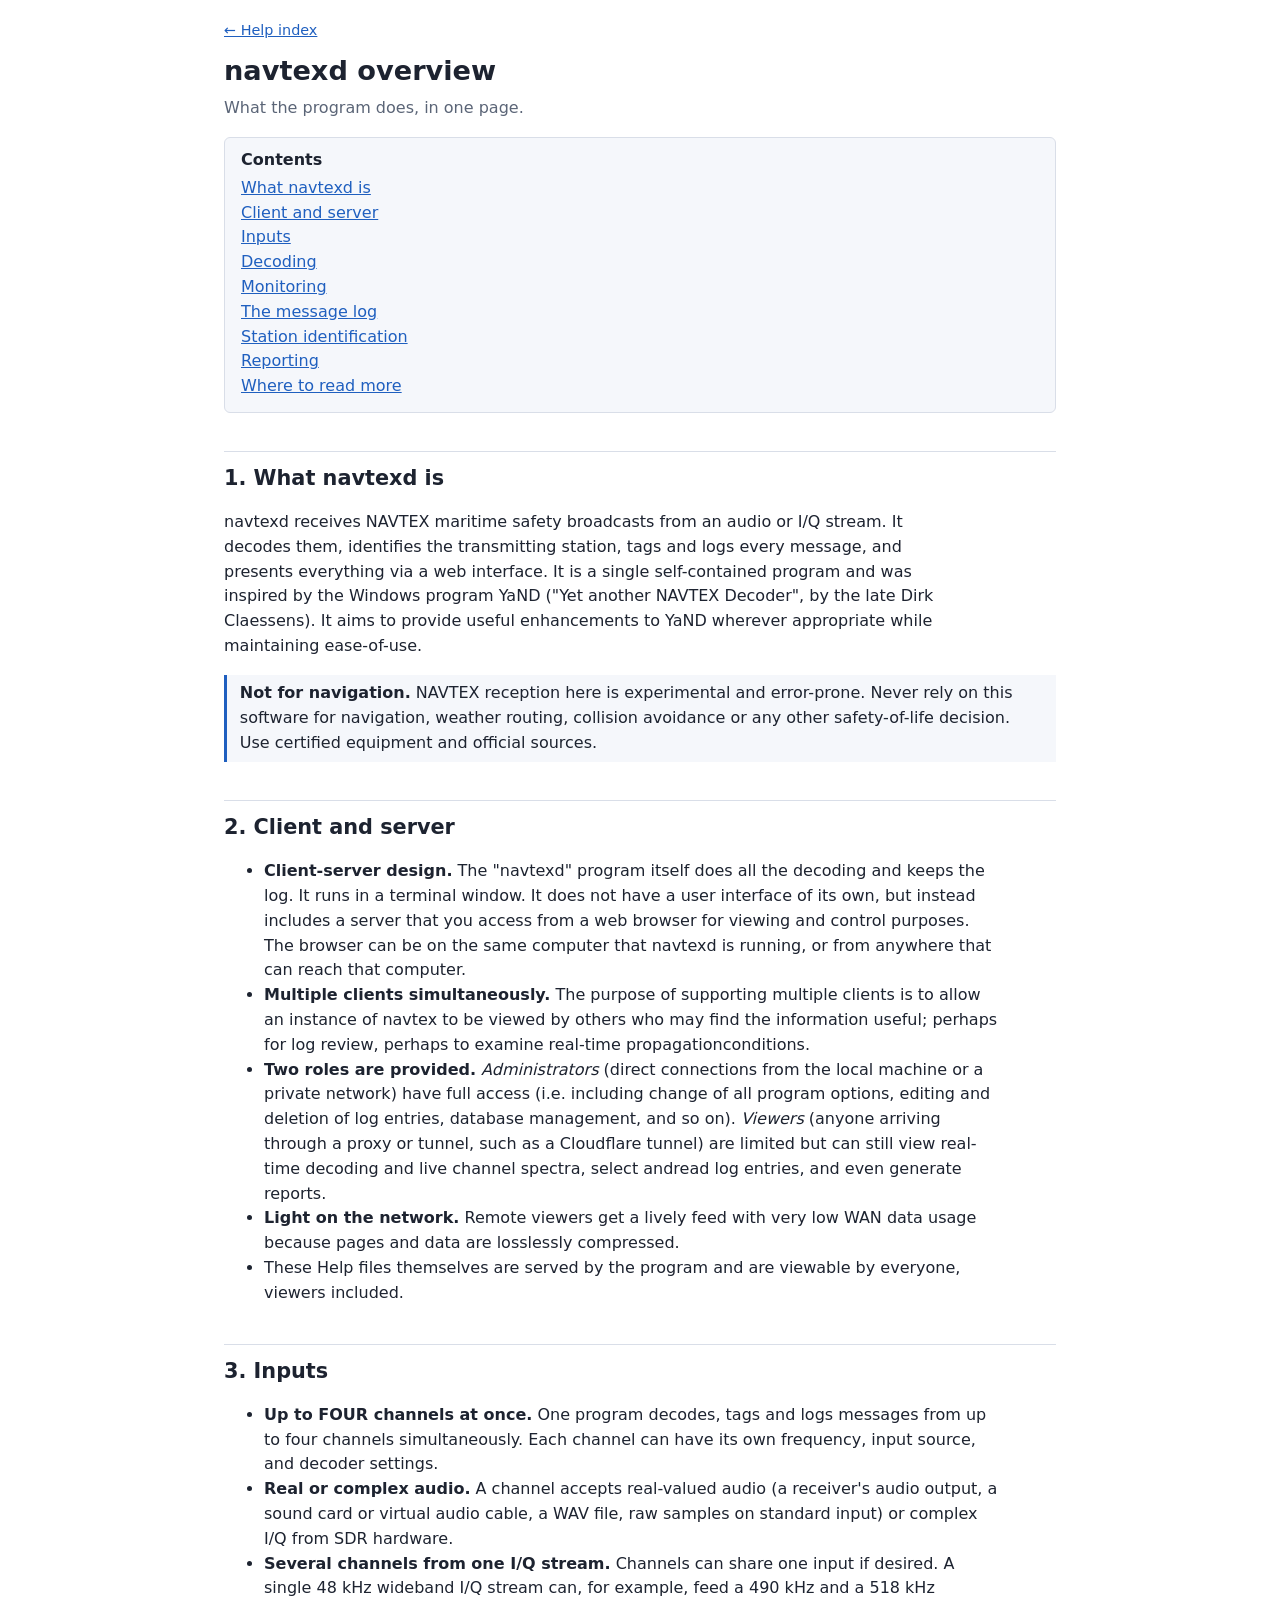
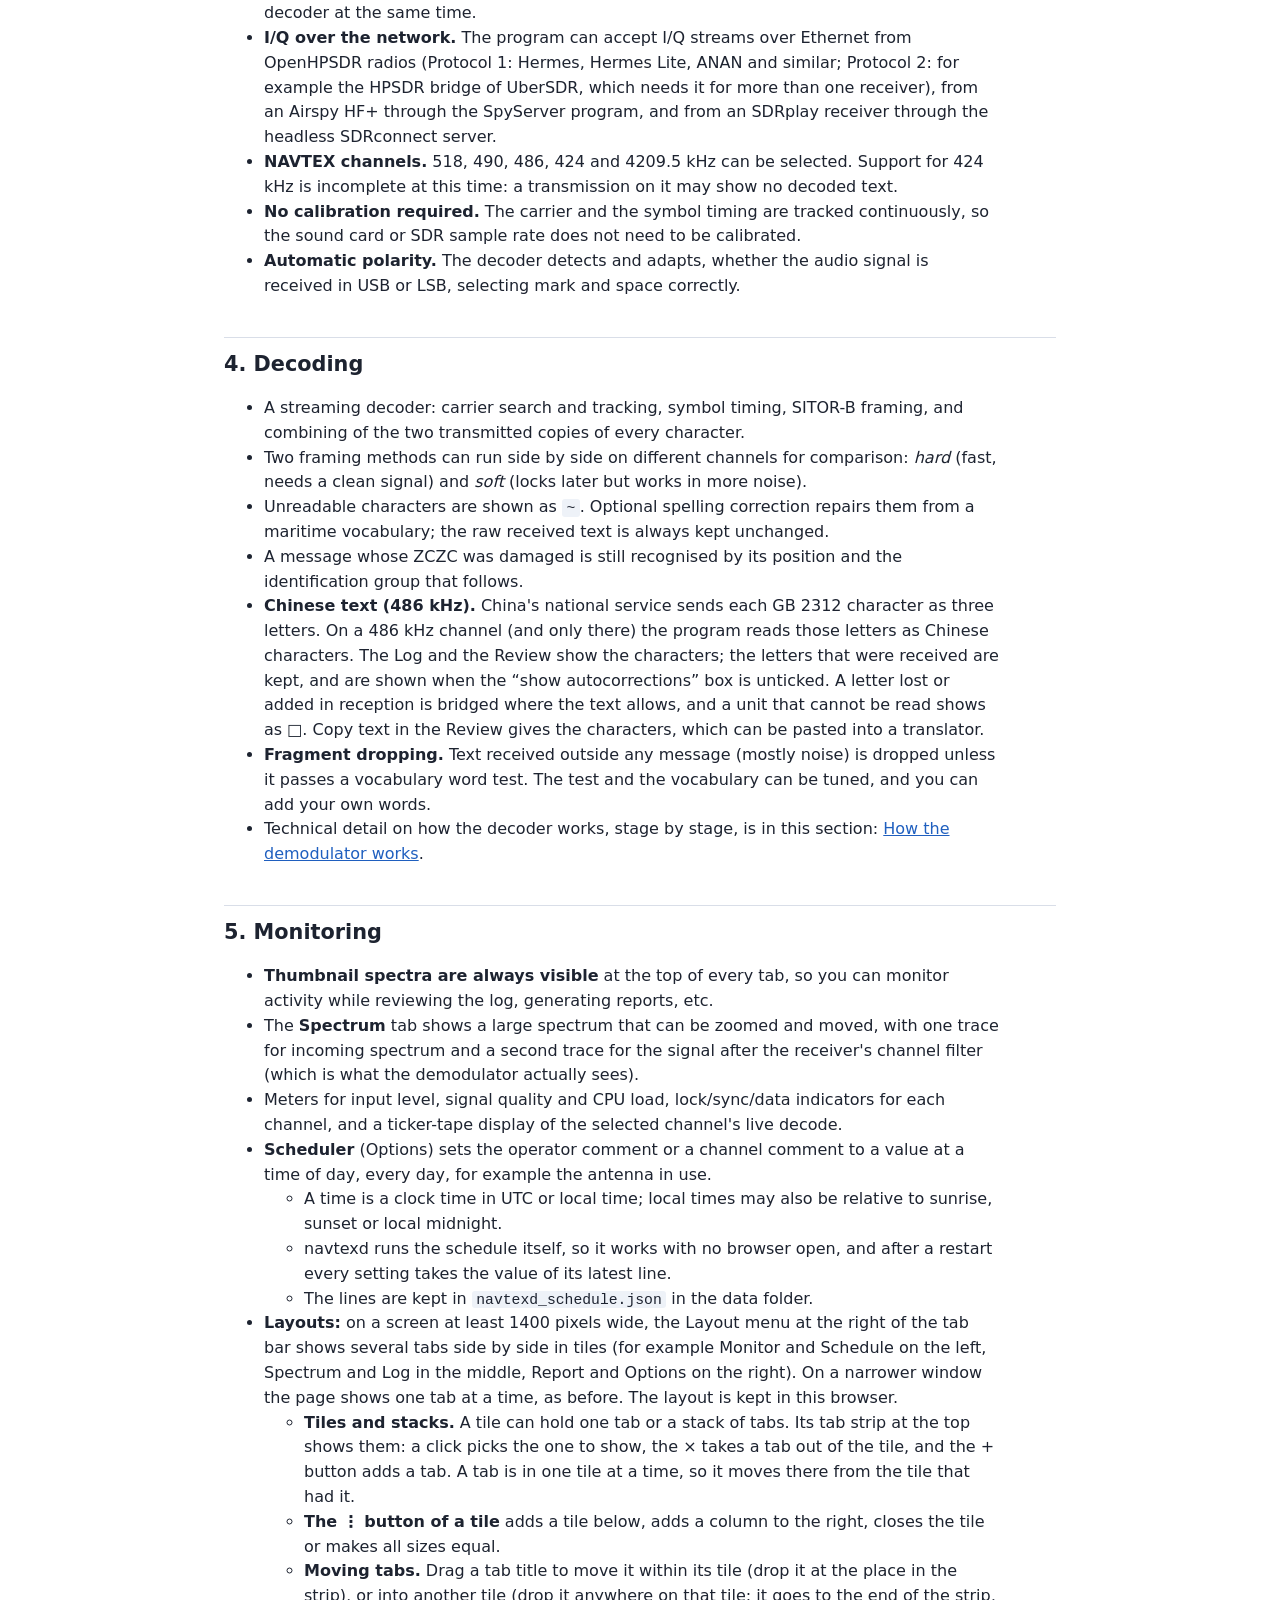
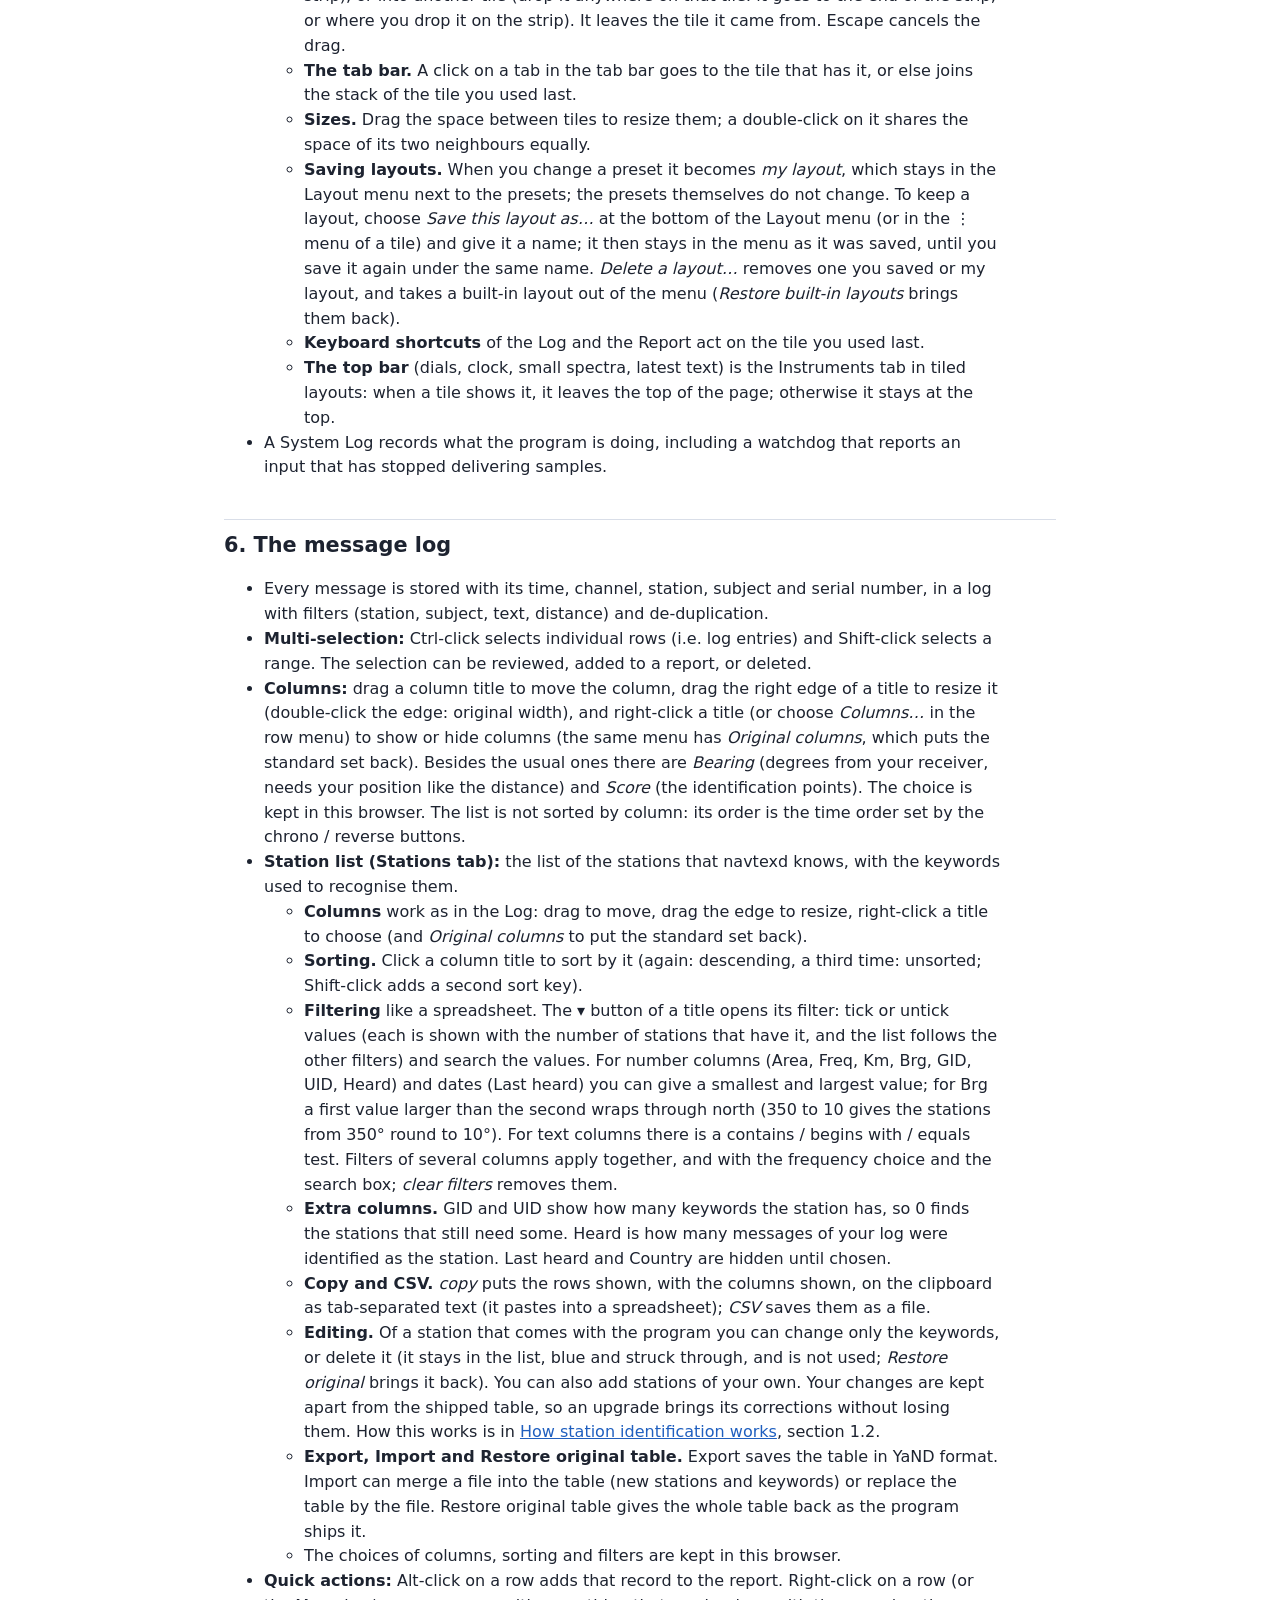
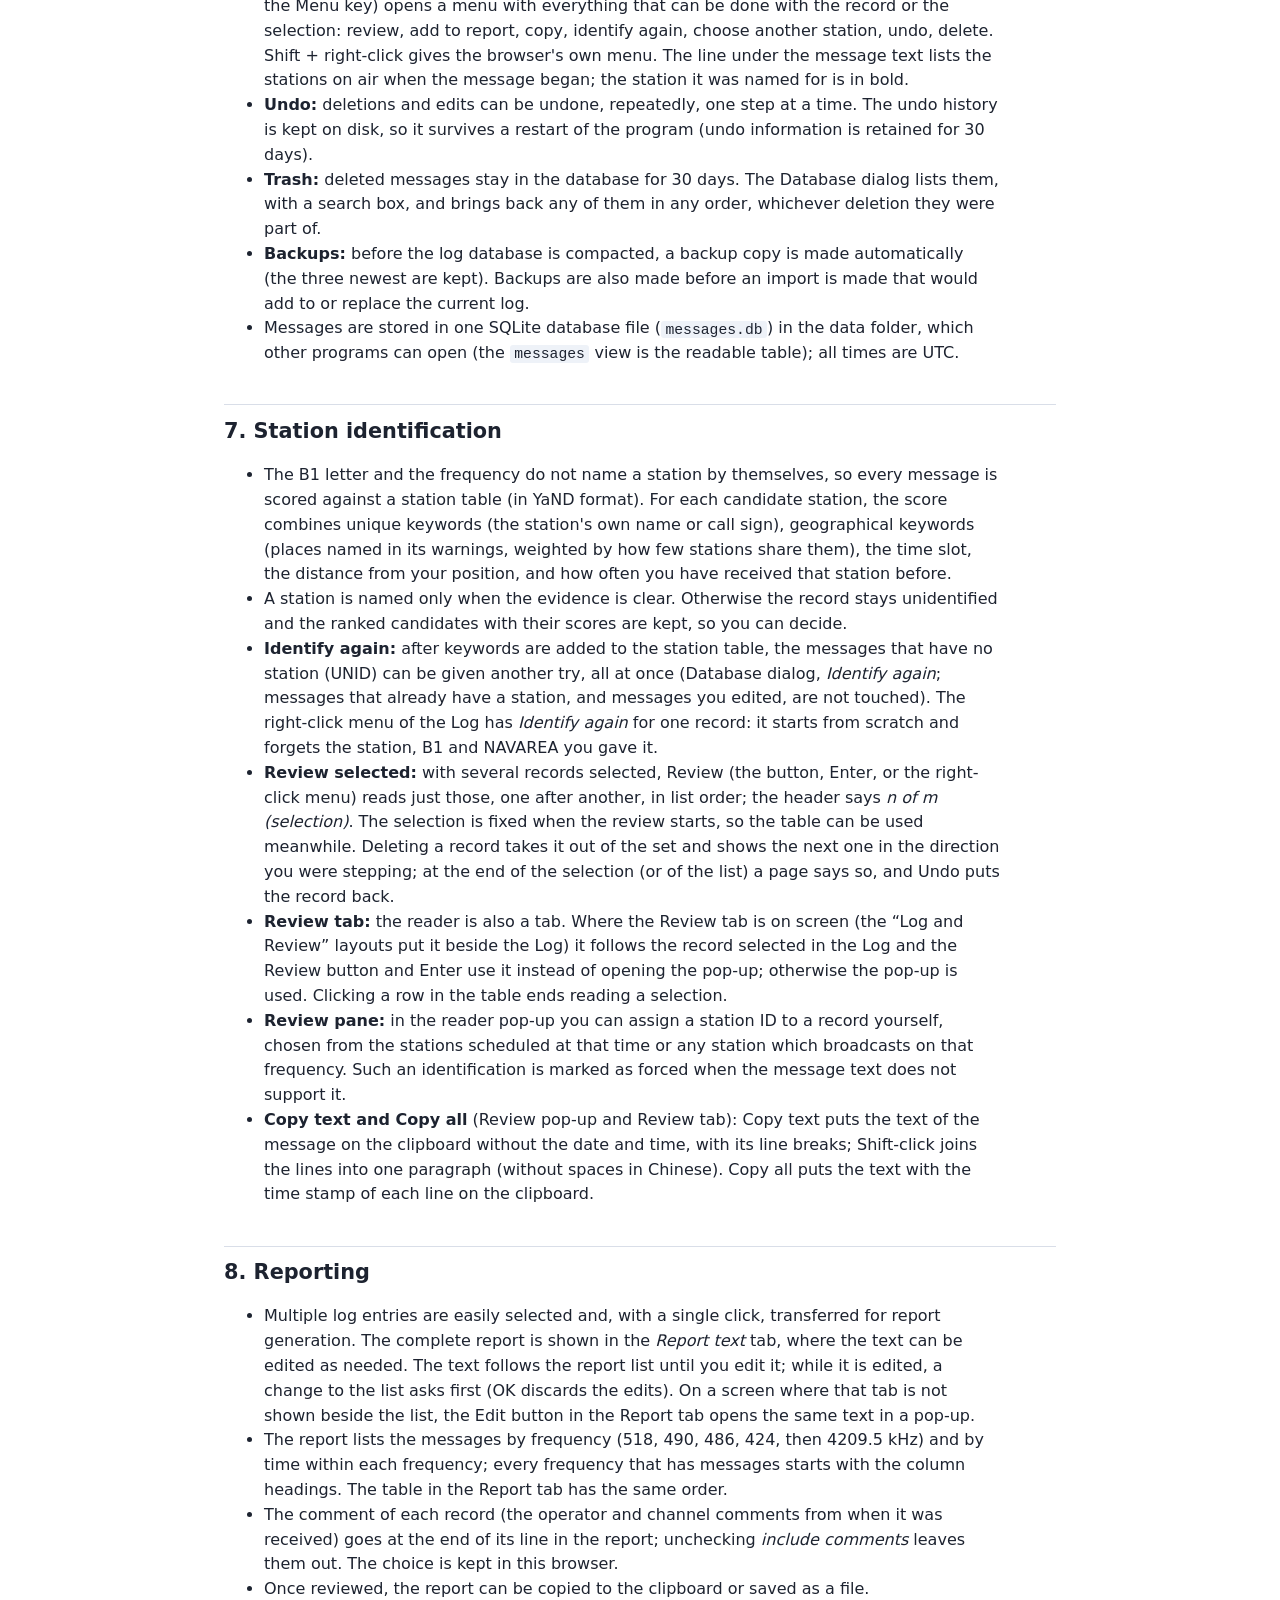
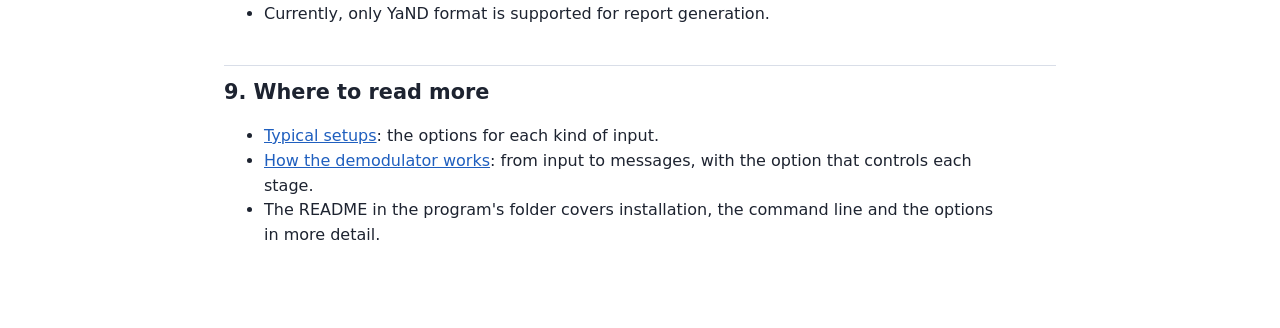
<file: internal/server/web/docs/overview.html>
<!DOCTYPE html>
<html lang="en">
<head>
<meta charset="utf-8">
<meta name="viewport" content="width=device-width, initial-scale=1">
<title>navtexd overview</title>
<link rel="stylesheet" href="docs.css">
</head>
<body>
<main>
<p class="back"><a href="./">&larr; Help index</a></p>
<h1>navtexd overview</h1>
<p class="sub">What the program does, in one page.</p>

<nav class="toc"><strong>Contents</strong>
<ol>
<li><a href="#o1">What navtexd is</a></li>
<li><a href="#o2">Client and server</a></li>
<li><a href="#o3">Inputs</a></li>
<li><a href="#o4">Decoding</a></li>
<li><a href="#o5">Monitoring</a></li>
<li><a href="#o6">The message log</a></li>
<li><a href="#o7">Station identification</a></li>
<li><a href="#o8">Reporting</a></li>
<li><a href="#o9">Where to read more</a></li>
</ol></nav>

<h2 id="o1">1. What navtexd is</h2>
<p>navtexd receives NAVTEX maritime safety broadcasts from an audio or I/Q stream. It decodes them, identifies the transmitting station, tags and logs every message, and presents everything via a web interface. It is a single self-contained program and was inspired by the Windows program YaND ("Yet another NAVTEX Decoder", by the late Dirk Claessens). It aims to provide useful enhancements to YaND wherever appropriate while maintaining ease-of-use.</p>
<div class="note"><strong>Not for navigation.</strong> NAVTEX reception here is experimental and error-prone. Never rely on this software for navigation, weather routing, collision avoidance or any other safety-of-life decision. Use certified equipment and official sources.</div>

<h2 id="o2">2. Client and server</h2>
<ul>
<li><strong>Client-server design.</strong> The "navtexd" program itself does all the decoding and keeps the log. It runs in a terminal window.  It does not have a user interface of its own, but instead includes a server that you access from a web browser for viewing and control purposes.  The browser can be on the same computer that navtexd is running, or from anywhere that can reach that computer.</li>
<li><strong>Multiple clients simultaneously.</strong> The purpose of supporting multiple clients is to allow an instance of navtex to be viewed by others who may find the information useful; perhaps for log review, perhaps to examine real-time propagationconditions.</li>
<li><strong>Two roles are provided.</strong> <em>Administrators</em> (direct connections from the local machine or a private network) have full access (i.e. including change of all program options, editing and deletion of log entries, database management, and so on). <em>Viewers</em> (anyone arriving through a proxy or tunnel, such as a Cloudflare tunnel) are limited but can still view real-time decoding and live channel spectra, select andread log entries, and even generate reports.</li>
<li><strong>Light on the network.</strong> Remote viewers get a lively feed with very low WAN data usage because pages and data are losslessly compressed.</li>
<li>These Help files themselves are served by the program and are viewable by everyone, viewers included.</li>
</ul>

<h2 id="o3">3. Inputs</h2>
<ul>
<li><strong>Up to FOUR channels at once.</strong> One program decodes, tags and logs messages from up to four channels simultaneously. Each channel can have its own frequency, input source, and decoder settings.</li>
<li><strong>Real or complex audio.</strong> A channel accepts real-valued audio (a receiver's audio output, a sound card or virtual audio cable, a WAV file, raw samples on standard input) or complex I/Q from SDR hardware.</li>
<li><strong>Several channels from one I/Q stream.</strong> Channels can share one input if desired. A single 48 kHz wideband I/Q stream can, for example, feed a 490 kHz and a 518 kHz decoder at the same time.</li>
<li><strong>I/Q over the network.</strong> The program can accept I/Q streams over Ethernet from OpenHPSDR radios (Protocol 1: Hermes, Hermes Lite, ANAN and similar; Protocol 2: for example the HPSDR bridge of UberSDR, which needs it for more than one receiver), from an Airspy HF+ through the SpyServer program, and from an SDRplay receiver through the headless SDRconnect server.</li>
<li><strong>NAVTEX channels.</strong> 518, 490, 486, 424 and 4209.5 kHz can be selected. Support for 424 kHz is incomplete at this time: a transmission on it may show no decoded text.</li>
<li><strong>No calibration required.</strong> The carrier and the symbol timing are tracked continuously, so the sound card or SDR sample rate does not need to be calibrated.</li>
<li><strong>Automatic polarity.</strong> The decoder detects and adapts, whether the audio signal is received in USB or LSB, selecting mark and space correctly.</li>
</ul>

<h2 id="o4">4. Decoding</h2>
<ul>
<li>A streaming decoder: carrier search and tracking, symbol timing, SITOR-B framing, and combining of the two transmitted copies of every character.</li>
<li>Two framing methods can run side by side on different channels for comparison: <em>hard</em> (fast, needs a clean signal) and <em>soft</em> (locks later but works in more noise).</li>
<li>Unreadable characters are shown as <code>~</code>. Optional spelling correction repairs them from a maritime vocabulary; the raw received text is always kept unchanged.</li>
<li>A message whose ZCZC was damaged is still recognised by its position and the identification group that follows.</li>
<li><strong>Chinese text (486 kHz).</strong> China's national service sends each GB 2312 character as three letters. On a 486 kHz channel (and only there) the program reads those letters as Chinese characters. The Log and the Review show the characters; the letters that were received are kept, and are shown when the &ldquo;show autocorrections&rdquo; box is unticked. A letter lost or added in reception is bridged where the text allows, and a unit that cannot be read shows as &#9633;. Copy text in the Review gives the characters, which can be pasted into a translator.</li>
<li><strong>Fragment dropping.</strong> Text received outside any message (mostly noise) is dropped unless it passes a vocabulary word test. The test and the vocabulary can be tuned, and you can add your own words.</li>
<li>Technical detail on how the decoder works, stage by stage, is in this section: <a href="demodulator.html">How the demodulator works</a>.</li>
</ul>

<h2 id="o5">5. Monitoring</h2>
<ul>
<li><strong>Thumbnail spectra are always visible</strong> at the top of every tab, so you can monitor activity while reviewing the log, generating reports, etc.</li>
<li>The <strong>Spectrum</strong> tab shows a large spectrum that can be zoomed and moved, with one trace for incoming spectrum and a second trace for the signal after the receiver's channel filter (which is what the demodulator actually sees).</li>
<li>Meters for input level, signal quality and CPU load, lock/sync/data indicators for each channel, and a ticker-tape display of the selected channel's live decode.</li>
<li><strong>Scheduler</strong> (Options) sets the operator comment or a channel comment to a value at a time of day, every day, for example the antenna in use.
<ul>
<li>A time is a clock time in UTC or local time; local times may also be relative to sunrise, sunset or local midnight.</li>
<li>navtexd runs the schedule itself, so it works with no browser open, and after a restart every setting takes the value of its latest line.</li>
<li>The lines are kept in <code>navtexd_schedule.json</code> in the data folder.</li>
</ul></li>
<li><strong>Layouts:</strong> on a screen at least 1400 pixels wide, the Layout menu at the right of the tab bar shows several tabs side by side in tiles (for example Monitor and Schedule on the left, Spectrum and Log in the middle, Report and Options on the right). On a narrower window the page shows one tab at a time, as before. The layout is kept in this browser.
<ul>
<li><strong>Tiles and stacks.</strong> A tile can hold one tab or a stack of tabs. Its tab strip at the top shows them: a click picks the one to show, the &times; takes a tab out of the tile, and the + button adds a tab. A tab is in one tile at a time, so it moves there from the tile that had it.</li>
<li><strong>The &#8942; button of a tile</strong> adds a tile below, adds a column to the right, closes the tile or makes all sizes equal.</li>
<li><strong>Moving tabs.</strong> Drag a tab title to move it within its tile (drop it at the place in the strip), or into another tile (drop it anywhere on that tile: it goes to the end of the strip, or where you drop it on the strip). It leaves the tile it came from. Escape cancels the drag.</li>
<li><strong>The tab bar.</strong> A click on a tab in the tab bar goes to the tile that has it, or else joins the stack of the tile you used last.</li>
<li><strong>Sizes.</strong> Drag the space between tiles to resize them; a double-click on it shares the space of its two neighbours equally.</li>
<li><strong>Saving layouts.</strong> When you change a preset it becomes <em>my layout</em>, which stays in the Layout menu next to the presets; the presets themselves do not change. To keep a layout, choose <em>Save this layout as&hellip;</em> at the bottom of the Layout menu (or in the &#8942; menu of a tile) and give it a name; it then stays in the menu as it was saved, until you save it again under the same name. <em>Delete a layout&hellip;</em> removes one you saved or my layout, and takes a built-in layout out of the menu (<em>Restore built-in layouts</em> brings them back).</li>
<li><strong>Keyboard shortcuts</strong> of the Log and the Report act on the tile you used last.</li>
<li><strong>The top bar</strong> (dials, clock, small spectra, latest text) is the Instruments tab in tiled layouts: when a tile shows it, it leaves the top of the page; otherwise it stays at the top.</li>
</ul></li>
<li>A System Log records what the program is doing, including a watchdog that reports an input that has stopped delivering samples.</li>
</ul>

<h2 id="o6">6. The message log</h2>
<ul>
<li>Every message is stored with its time, channel, station, subject and serial number, in a log with filters (station, subject, text, distance) and de-duplication.</li>
<li><strong>Multi-selection:</strong> Ctrl-click selects individual rows (i.e. log entries) and Shift-click selects a range. The selection can be reviewed, added to a report, or deleted.</li>
<li><strong>Columns:</strong> drag a column title to move the column, drag the right edge of a title to resize it (double-click the edge: original width), and right-click a title (or choose <em>Columns&hellip;</em> in the row menu) to show or hide columns (the same menu has <em>Original columns</em>, which puts the standard set back). Besides the usual ones there are <em>Bearing</em> (degrees from your receiver, needs your position like the distance) and <em>Score</em> (the identification points). The choice is kept in this browser. The list is not sorted by column: its order is the time order set by the chrono / reverse buttons.</li>
<li><strong>Station list (Stations tab):</strong> the list of the stations that navtexd knows, with the keywords used to recognise them.
<ul>
<li><strong>Columns</strong> work as in the Log: drag to move, drag the edge to resize, right-click a title to choose (and <em>Original columns</em> to put the standard set back).</li>
<li><strong>Sorting.</strong> Click a column title to sort by it (again: descending, a third time: unsorted; Shift-click adds a second sort key).</li>
<li><strong>Filtering</strong> like a spreadsheet. The &#9662; button of a title opens its filter: tick or untick values (each is shown with the number of stations that have it, and the list follows the other filters) and search the values. For number columns (Area, Freq, Km, Brg, GID, UID, Heard) and dates (Last heard) you can give a smallest and largest value; for Brg a first value larger than the second wraps through north (350 to 10 gives the stations from 350&deg; round to 10&deg;). For text columns there is a contains / begins with / equals test. Filters of several columns apply together, and with the frequency choice and the search box; <em>clear filters</em> removes them.</li>
<li><strong>Extra columns.</strong> GID and UID show how many keywords the station has, so 0 finds the stations that still need some. Heard is how many messages of your log were identified as the station. Last heard and Country are hidden until chosen.</li>
<li><strong>Copy and CSV.</strong> <em>copy</em> puts the rows shown, with the columns shown, on the clipboard as tab-separated text (it pastes into a spreadsheet); <em>CSV</em> saves them as a file.</li>
<li><strong>Editing.</strong> Of a station that comes with the program you can change only the keywords, or delete it (it stays in the list, blue and struck through, and is not used; <em>Restore original</em> brings it back). You can also add stations of your own. Your changes are kept apart from the shipped table, so an upgrade brings its corrections without losing them. How this works is in <a href="identification.html#s1-2">How station identification works</a>, section 1.2.</li>
<li><strong>Export, Import and Restore original table.</strong> Export saves the table in YaND format. Import can merge a file into the table (new stations and keywords) or replace the table by the file. Restore original table gives the whole table back as the program ships it.</li>
<li>The choices of columns, sorting and filters are kept in this browser.</li>
</ul></li>
<li><strong>Quick actions:</strong> Alt-click on a row adds that record to the report. Right-click on a row (or the Menu key) opens a menu with everything that can be done with the record or the selection: review, add to report, copy, identify again, choose another station, undo, delete. Shift + right-click gives the browser's own menu. The line under the message text lists the stations on air when the message began; the station it was named for is in bold.</li>
<li><strong>Undo:</strong> deletions and edits can be undone, repeatedly, one step at a time. The undo history is kept on disk, so it survives a restart of the program (undo information is retained for 30 days).</li>
<li><strong>Trash:</strong> deleted messages stay in the database for 30 days. The Database dialog lists them, with a search box, and brings back any of them in any order, whichever deletion they were part of.</li>
<li><strong>Backups:</strong> before the log database is compacted, a backup copy is made automatically (the three newest are kept). Backups are also made before an import is made that would add to or replace the current log.</li>
<li>Messages are stored in one SQLite database file (<code>messages.db</code>) in the data folder, which other programs can open (the <code>messages</code> view is the readable table); all times are UTC.</li>
</ul>

<h2 id="o7">7. Station identification</h2>
<ul>
<li>The B1 letter and the frequency do not name a station by themselves, so every message is scored against a station table (in YaND format). For each candidate station, the score combines unique keywords (the station's own name or call sign), geographical keywords (places named in its warnings, weighted by how few stations share them), the time slot, the distance from your position, and how often you have received that station before.</li>
<li>A station is named only when the evidence is clear. Otherwise the record stays unidentified and the ranked candidates with their scores are kept, so you can decide.</li>
<li><strong>Identify again:</strong> after keywords are added to the station table, the messages that have no station (UNID) can be given another try, all at once (Database dialog, <em>Identify again</em>; messages that already have a station, and messages you edited, are not touched). The right-click menu of the Log has <em>Identify again</em> for one record: it starts from scratch and forgets the station, B1 and NAVAREA you gave it.</li>
<li><strong>Review selected:</strong> with several records selected, Review (the button, Enter, or the right-click menu) reads just those, one after another, in list order; the header says <em>n of m (selection)</em>. The selection is fixed when the review starts, so the table can be used meanwhile. Deleting a record takes it out of the set and shows the next one in the direction you were stepping; at the end of the selection (or of the list) a page says so, and Undo puts the record back.</li>
<li><strong>Review tab:</strong> the reader is also a tab. Where the Review tab is on screen (the &ldquo;Log and Review&rdquo; layouts put it beside the Log) it follows the record selected in the Log and the Review button and Enter use it instead of opening the pop-up; otherwise the pop-up is used. Clicking a row in the table ends reading a selection.</li>
<li><strong>Review pane:</strong> in the reader pop-up you can assign a station ID to a record yourself, chosen from the stations scheduled at that time or any station which broadcasts on that frequency. Such an identification is marked as forced when the message text does not support it.</li>
<li><strong>Copy text and Copy all</strong> (Review pop-up and Review tab): Copy text puts the text of the message on the clipboard without the date and time, with its line breaks; Shift-click joins the lines into one paragraph (without spaces in Chinese). Copy all puts the text with the time stamp of each line on the clipboard.</li>
</ul>

<h2 id="o8">8. Reporting</h2>
<ul>
<li>Multiple log entries are easily selected and, with a single click, transferred for report generation.  The complete report is shown in the <em>Report text</em> tab, where the text can be edited as needed. The text follows the report list until you edit it; while it is edited, a change to the list asks first (OK discards the edits). On a screen where that tab is not shown beside the list, the Edit button in the Report tab opens the same text in a pop-up.</li>
<li>The report lists the messages by frequency (518, 490, 486, 424, then 4209.5 kHz) and by time within each frequency; every frequency that has messages starts with the column headings. The table in the Report tab has the same order.</li>
<li>The comment of each record (the operator and channel comments from when it was received) goes at the end of its line in the report; unchecking <em>include comments</em> leaves them out. The choice is kept in this browser.</li>
<li>Once reviewed, the report can be copied to the clipboard or saved as a file.</li>
<li>Currently, only YaND format is supported for report generation.</li>
</ul>

<h2 id="o9">9. Where to read more</h2>
<ul>
<li><a href="setups.html">Typical setups</a>: the options for each kind of input.</li>
<li><a href="demodulator.html">How the demodulator works</a>: from input to messages, with the option that controls each stage.</li>
<li>The README in the program's folder covers installation, the command line and the options in more detail.</li>
</ul>
</main>
</body>
</html>
</file>
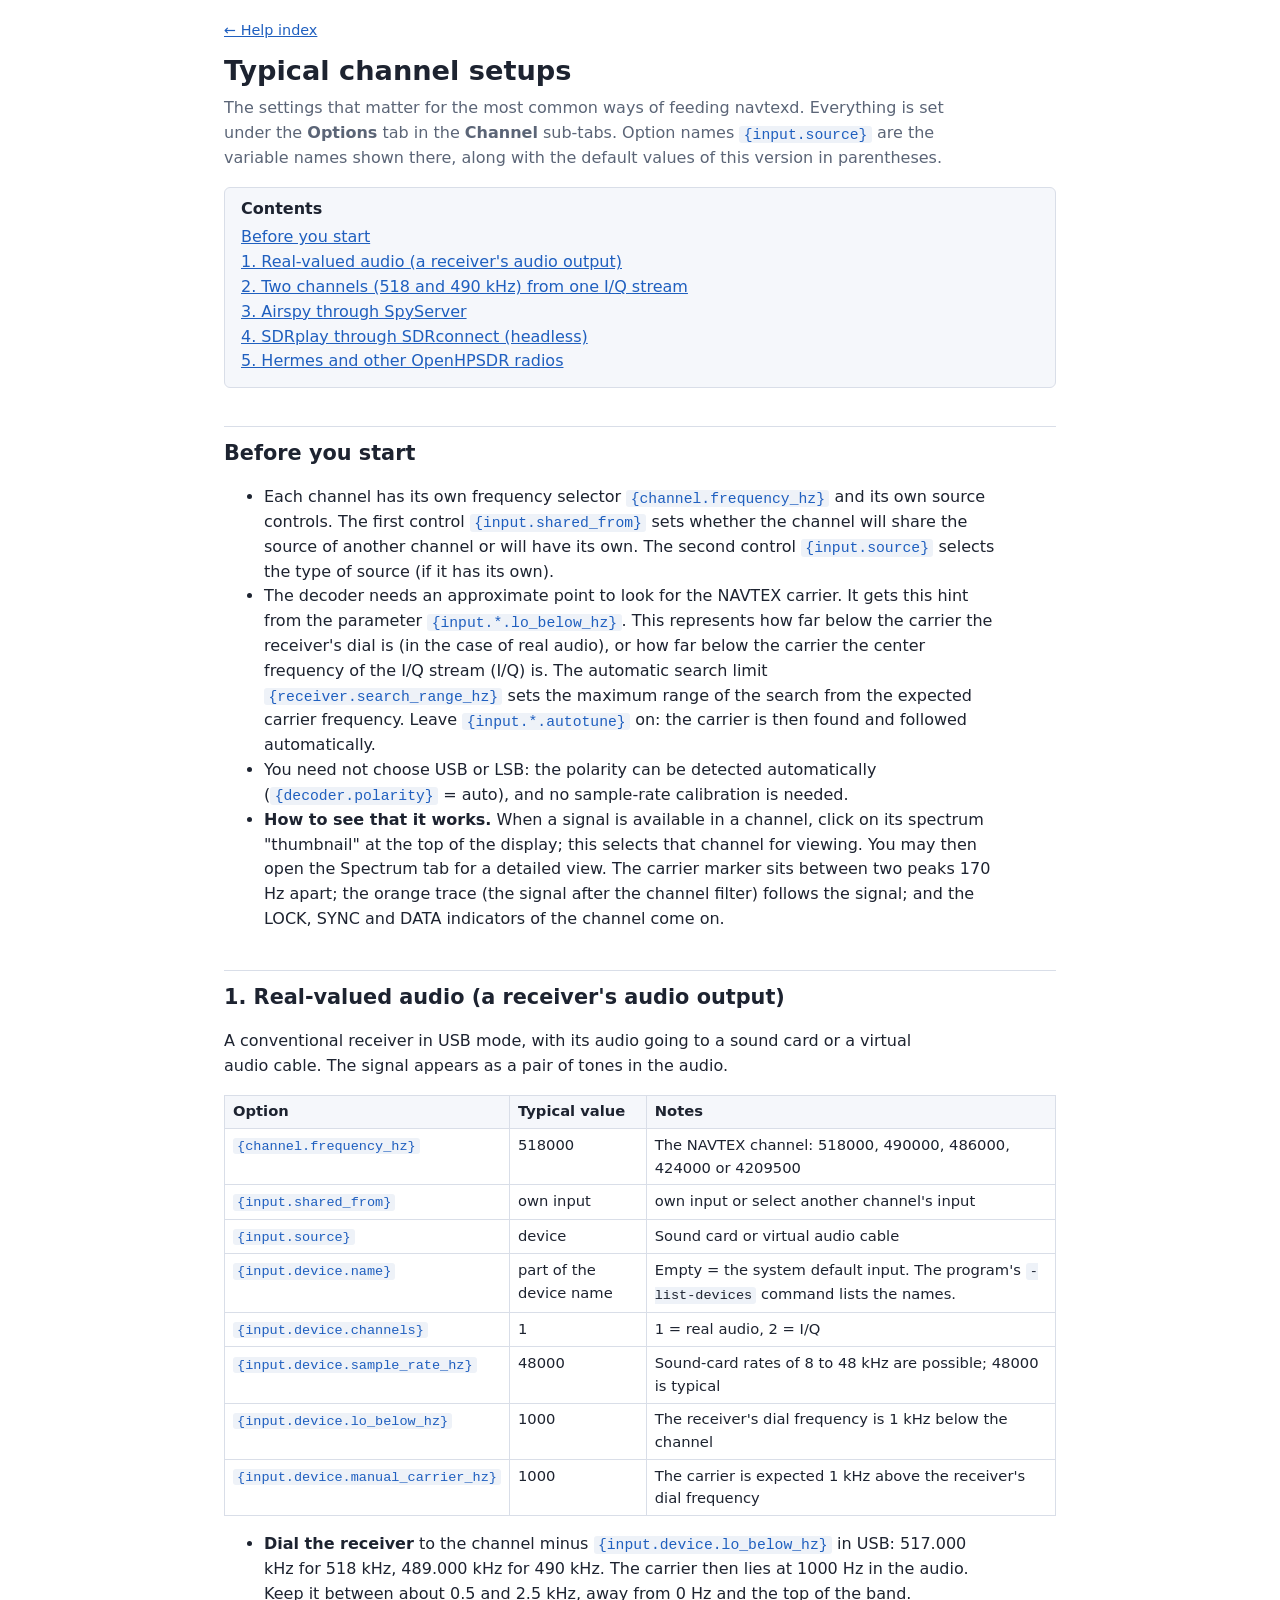
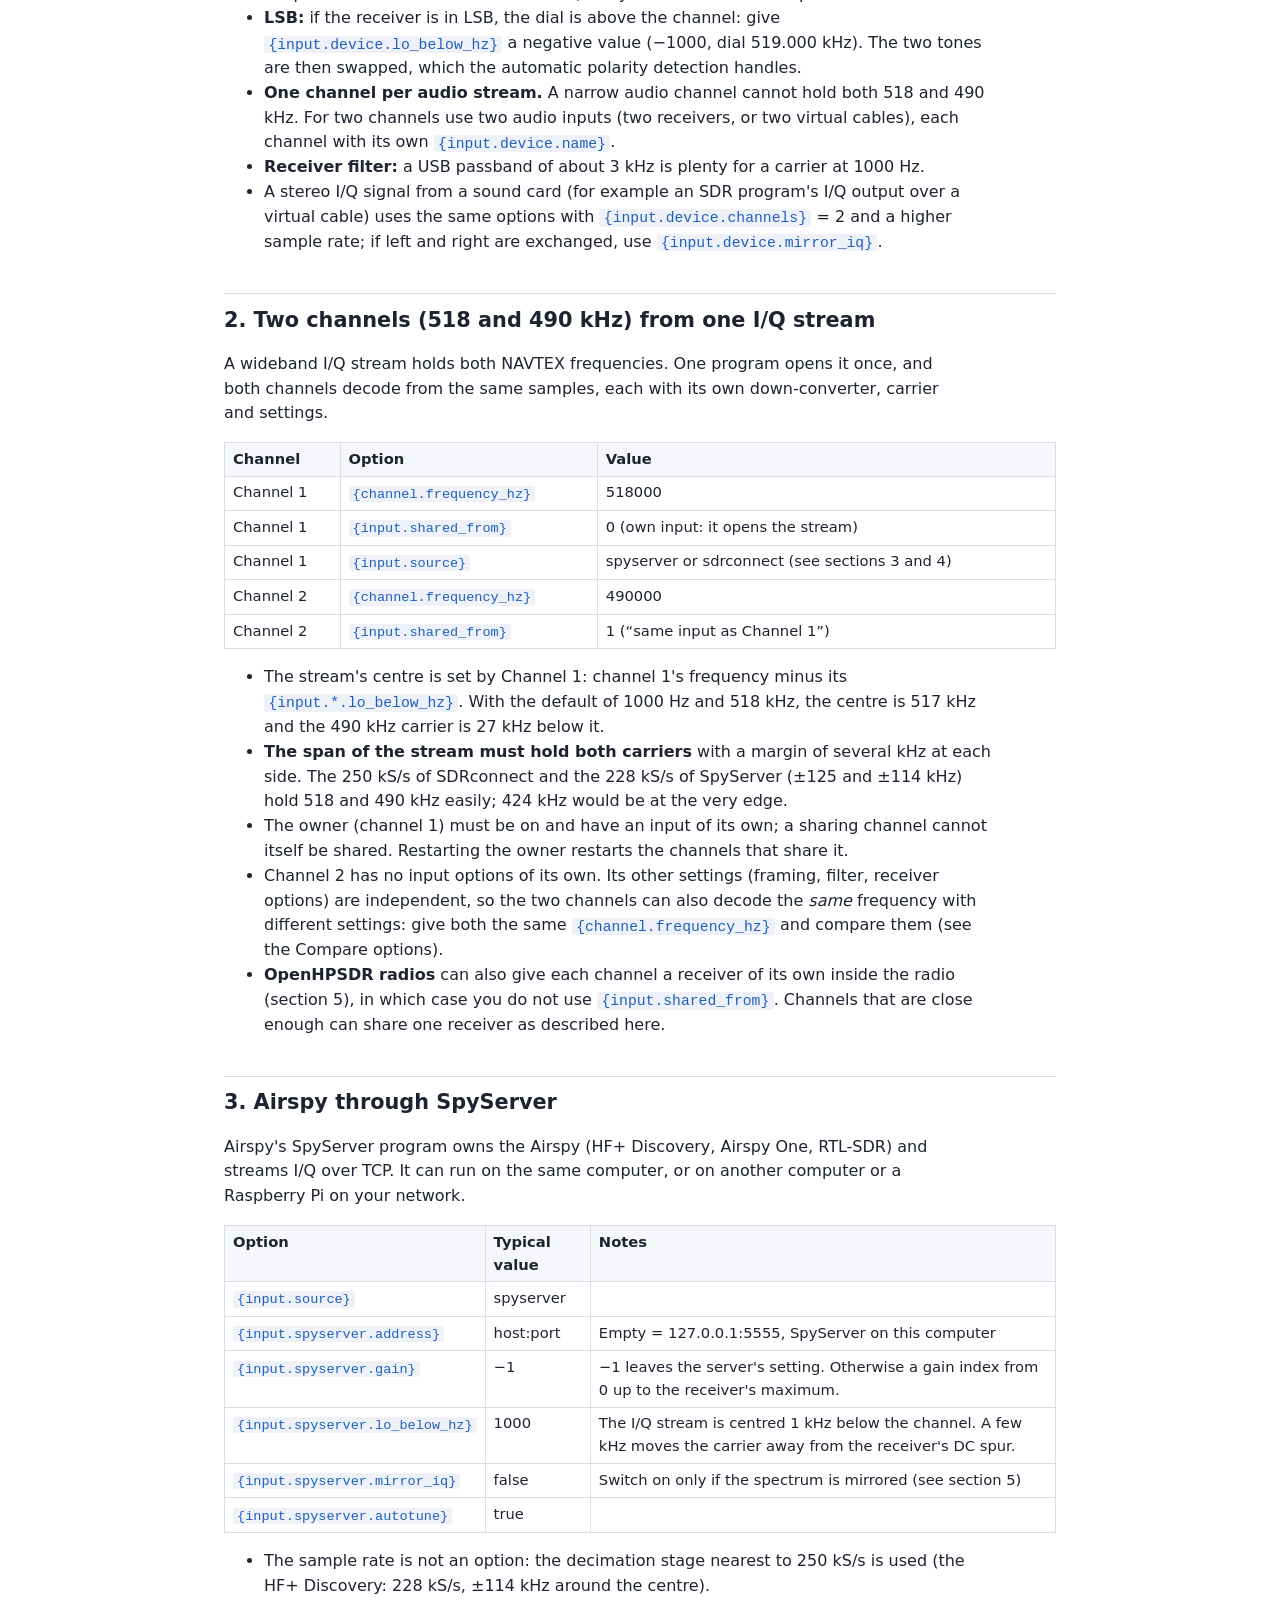
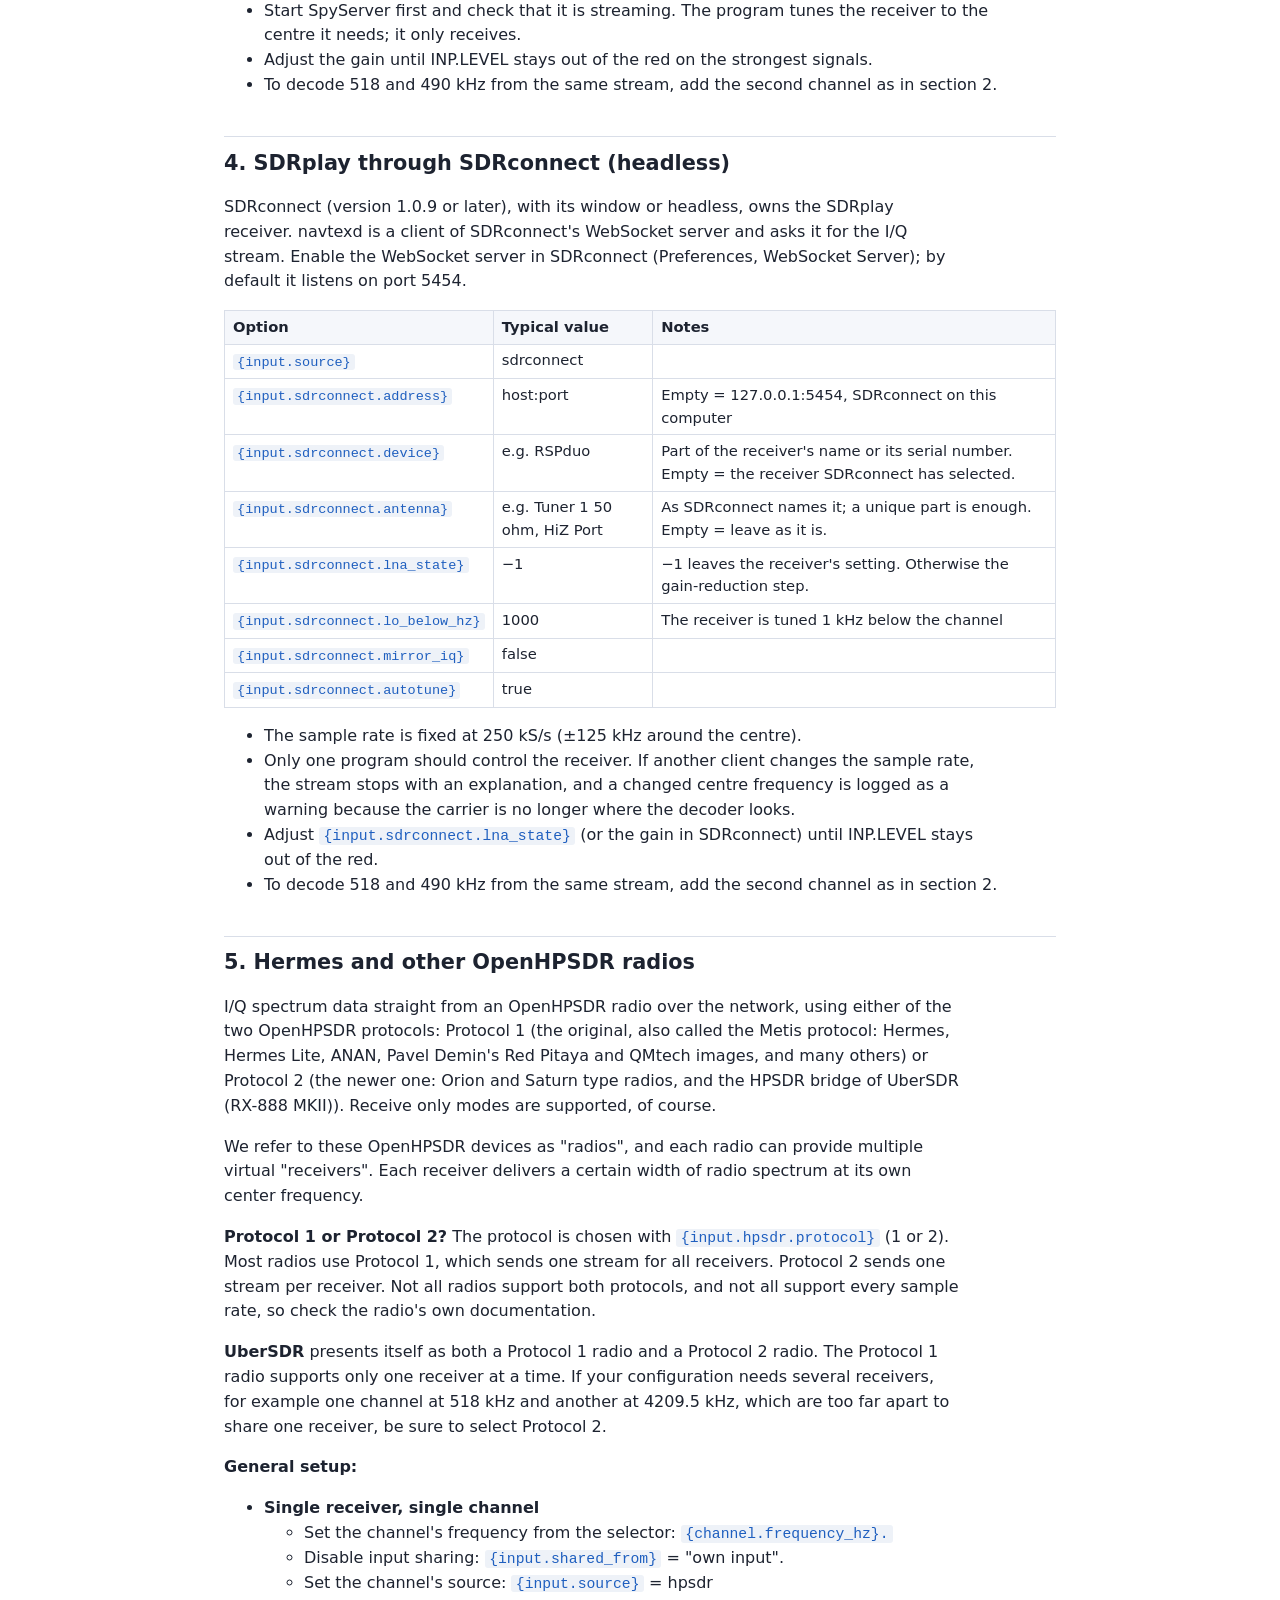
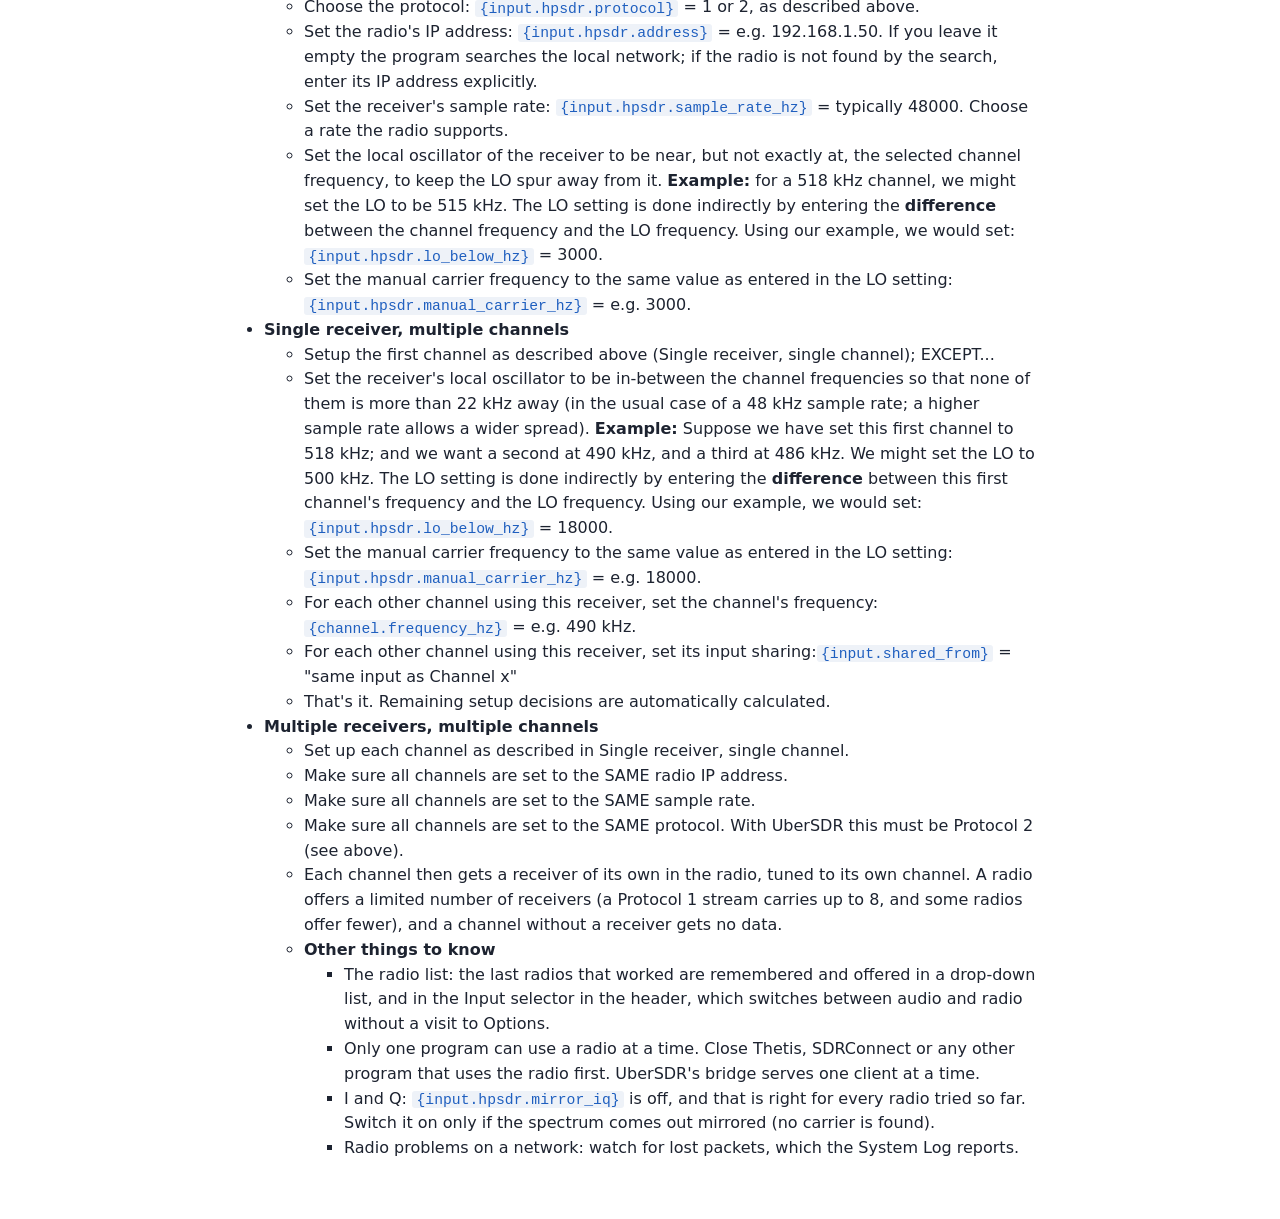
<file: internal/server/web/docs/setups.html>
<!DOCTYPE html>
<html lang="en">
<head>
<meta charset="utf-8">
<meta name="viewport" content="width=device-width, initial-scale=1">
<title>navtexd typical setups</title>
<link rel="stylesheet" href="docs.css">
</head>
<body>
<main>
<p class="back"><a href="./">&larr; Help index</a></p>
<h1>Typical channel setups</h1>
<p class="sub">The settings that matter for the most common ways of feeding navtexd. Everything is set under the <strong>Options</strong> tab in the <strong>Channel</strong> sub-tabs. Option names <code class="opt">{input.source}</code> are the variable names shown there, along with the default values of this version in parentheses.</p>

<nav class="toc"><strong>Contents</strong>
<ol>
<li><a href="#t0">Before you start</a></li>
<li><a href="#t1">1. Real-valued audio (a receiver's audio output)</a></li>
<li><a href="#t2">2. Two channels (518 and 490 kHz) from one I/Q stream</a></li>
<li><a href="#t3">3. Airspy through SpyServer</a></li>
<li><a href="#t4">4. SDRplay through SDRconnect (headless)</a></li>
<li><a href="#t5">5. Hermes and other OpenHPSDR radios</a></li>
</ol></nav>

<h2 id="t0">Before you start</h2>
<ul>
<li>Each channel has its own frequency selector <code class="opt">{channel.frequency_hz}</code> and its own source controls. The first control <code class="opt">{input.shared_from}</code> sets whether the channel will share the source of another channel or will have its own. The second control <code class="opt">{input.source}</code> selects the type of source (if it has its own).</li>
<li>The decoder needs an approximate point to look for the NAVTEX carrier.  It gets this hint from the parameter <code class="opt">{input.*.lo_below_hz}</code>. This represents how far below the carrier the receiver's dial is (in the case of real audio), or how far below the carrier the center frequency of the I/Q stream (I/Q) is. The automatic search limit <code class="opt">{receiver.search_range_hz}</code> sets the maximum range of the search from the expected carrier frequency. Leave <code class="opt">{input.*.autotune}</code> on: the carrier is then found and followed automatically.</li>
<li>You need not choose USB or LSB: the polarity can be detected automatically (<code class="opt">{decoder.polarity}</code> = auto), and no sample-rate calibration is needed.</li>
<li><strong>How to see that it works.</strong> When a signal is available in a channel, click on its spectrum "thumbnail" at the top of the display; this selects that channel for viewing.  You may then open the Spectrum tab for a detailed view. The carrier marker sits between two peaks 170 Hz apart; the orange trace (the signal after the channel filter) follows the signal; and the LOCK, SYNC and DATA indicators of the channel come on.</li>
</ul>

<h2 id="t1">1. Real-valued audio (a receiver's audio output)</h2>
<p>A conventional receiver in USB mode, with its audio going to a sound card or a virtual audio cable. The signal appears as a pair of tones in the audio.</p>
<table>
<tr><th>Option</th><th>Typical value</th><th>Notes</th></tr>
<tr><td><code class="opt">{channel.frequency_hz}</code></td><td>518000</td><td>The NAVTEX channel: 518000, 490000, 486000, 424000 or 4209500</td></tr>
<tr><td><code class="opt">{input.shared_from}</code></td><td>own input</td><td>own input or select another channel's input</td></tr>
<tr><td><code class="opt">{input.source}</code></td><td>device</td><td>Sound card or virtual audio cable</td></tr>
<tr><td><code class="opt">{input.device.name}</code></td><td>part of the device name</td><td>Empty = the system default input. The program's <code>-list-devices</code> command lists the names.</td></tr>
<tr><td><code class="opt">{input.device.channels}</code></td><td>1</td><td>1 = real audio, 2 = I/Q</td></tr>
<tr><td><code class="opt">{input.device.sample_rate_hz}</code></td><td>48000</td><td>Sound-card rates of 8 to 48 kHz are possible; 48000 is typical</td></tr>
<tr><td><code class="opt">{input.device.lo_below_hz}</code></td><td>1000</td><td>The receiver's dial frequency is 1 kHz below the channel</td></tr>
<tr><td><code class="opt">{input.device.manual_carrier_hz}</code></td><td>1000</td><td>The carrier is expected 1 kHz above the receiver's dial frequency</td></tr>
</table>
<ul>
<li><strong>Dial the receiver</strong> to the channel minus <code class="opt">{input.device.lo_below_hz}</code> in USB: 517.000 kHz for 518 kHz, 489.000 kHz for 490 kHz. The carrier then lies at 1000 Hz in the audio. Keep it between about 0.5 and 2.5 kHz, away from 0 Hz and the top of the band.</li>
<li><strong>LSB:</strong> if the receiver is in LSB, the dial is above the channel: give <code class="opt">{input.device.lo_below_hz}</code> a negative value (&minus;1000, dial 519.000 kHz). The two tones are then swapped, which the automatic polarity detection handles.</li>
<li><strong>One channel per audio stream.</strong> A narrow audio channel cannot hold both 518 and 490 kHz. For two channels use two audio inputs (two receivers, or two virtual cables), each channel with its own <code class="opt">{input.device.name}</code>.</li>
<li><strong>Receiver filter:</strong> a USB passband of about 3 kHz is plenty for a carrier at 1000 Hz.</li>
<li>A stereo I/Q signal from a sound card (for example an SDR program's I/Q output over a virtual cable) uses the same options with <code class="opt">{input.device.channels}</code> = 2 and a higher sample rate; if left and right are exchanged, use <code class="opt">{input.device.mirror_iq}</code>.</li>
</ul>

<h2 id="t2">2. Two channels (518 and 490 kHz) from one I/Q stream</h2>
<p>A wideband I/Q stream holds both NAVTEX frequencies. One program opens it once, and both channels decode from the same samples, each with its own down-converter, carrier and settings.</p>
<table>
<tr><th>Channel</th><th>Option</th><th>Value</th></tr>
<tr><td>Channel 1</td><td><code class="opt">{channel.frequency_hz}</code></td><td>518000</td></tr>
<tr><td>Channel 1</td><td><code class="opt">{input.shared_from}</code></td><td>0 (own input: it opens the stream)</td></tr>
<tr><td>Channel 1</td><td><code class="opt">{input.source}</code></td><td>spyserver or sdrconnect (see sections 3 and 4)</td></tr>
<tr><td>Channel 2</td><td><code class="opt">{channel.frequency_hz}</code></td><td>490000</td></tr>
<tr><td>Channel 2</td><td><code class="opt">{input.shared_from}</code></td><td>1 (&ldquo;same input as Channel 1&rdquo;)</td></tr>
</table>
<ul>
<li>The stream's centre is set by Channel 1: channel 1's frequency minus its <code class="opt">{input.*.lo_below_hz}</code>. With the default of 1000 Hz and 518 kHz, the centre is 517 kHz and the 490 kHz carrier is 27 kHz below it.</li>
<li><strong>The span of the stream must hold both carriers</strong> with a margin of several kHz at each side. The 250 kS/s of SDRconnect and the 228 kS/s of SpyServer (&plusmn;125 and &plusmn;114 kHz) hold 518 and 490 kHz easily; 424 kHz would be at the very edge.</li>
<li>The owner (channel 1) must be on and have an input of its own; a sharing channel cannot itself be shared. Restarting the owner restarts the channels that share it.</li>
<li>Channel 2 has no input options of its own. Its other settings (framing, filter, receiver options) are independent, so the two channels can also decode the <em>same</em> frequency with different settings: give both the same <code class="opt">{channel.frequency_hz}</code> and compare them (see the Compare options).</li>
<li><strong>OpenHPSDR radios</strong> can also give each channel a receiver of its own inside the radio (section 5), in which case you do not use <code class="opt">{input.shared_from}</code>. Channels that are close enough can share one receiver as described here.</li>
</ul>

<h2 id="t3">3. Airspy through SpyServer</h2>
<p>Airspy's SpyServer program owns the Airspy (HF+ Discovery, Airspy One, RTL-SDR) and streams I/Q over TCP. It can run on the same computer, or on another computer or a Raspberry Pi on your network.</p>
<table>
<tr><th>Option</th><th>Typical value</th><th>Notes</th></tr>
<tr><td><code class="opt">{input.source}</code></td><td>spyserver</td><td></td></tr>
<tr><td><code class="opt">{input.spyserver.address}</code></td><td>host:port</td><td>Empty = 127.0.0.1:5555, SpyServer on this computer</td></tr>
<tr><td><code class="opt">{input.spyserver.gain}</code></td><td>&minus;1</td><td>&minus;1 leaves the server's setting. Otherwise a gain index from 0 up to the receiver's maximum.</td></tr>
<tr><td><code class="opt">{input.spyserver.lo_below_hz}</code></td><td>1000</td><td>The I/Q stream is centred 1 kHz below the channel. A few kHz moves the carrier away from the receiver's DC spur.</td></tr>
<tr><td><code class="opt">{input.spyserver.mirror_iq}</code></td><td>false</td><td>Switch on only if the spectrum is mirrored (see section 5)</td></tr>
<tr><td><code class="opt">{input.spyserver.autotune}</code></td><td>true</td><td></td></tr>
</table>
<ul>
<li>The sample rate is not an option: the decimation stage nearest to 250 kS/s is used (the HF+ Discovery: 228 kS/s, &plusmn;114 kHz around the centre).</li>
<li>Start SpyServer first and check that it is streaming. The program tunes the receiver to the centre it needs; it only receives.</li>
<li>Adjust the gain until INP.LEVEL stays out of the red on the strongest signals.</li>
<li>To decode 518 and 490 kHz from the same stream, add the second channel as in section 2.</li>
</ul>

<h2 id="t4">4. SDRplay through SDRconnect (headless)</h2>
<p>SDRconnect (version 1.0.9 or later), with its window or headless, owns the SDRplay receiver. navtexd is a client of SDRconnect's WebSocket server and asks it for the I/Q stream. Enable the WebSocket server in SDRconnect (Preferences, WebSocket Server); by default it listens on port 5454.</p>
<table>
<tr><th>Option</th><th>Typical value</th><th>Notes</th></tr>
<tr><td><code class="opt">{input.source}</code></td><td>sdrconnect</td><td></td></tr>
<tr><td><code class="opt">{input.sdrconnect.address}</code></td><td>host:port</td><td>Empty = 127.0.0.1:5454, SDRconnect on this computer</td></tr>
<tr><td><code class="opt">{input.sdrconnect.device}</code></td><td>e.g. RSPduo</td><td>Part of the receiver's name or its serial number. Empty = the receiver SDRconnect has selected.</td></tr>
<tr><td><code class="opt">{input.sdrconnect.antenna}</code></td><td>e.g. Tuner 1 50 ohm, HiZ Port</td><td>As SDRconnect names it; a unique part is enough. Empty = leave as it is.</td></tr>
<tr><td><code class="opt">{input.sdrconnect.lna_state}</code></td><td>&minus;1</td><td>&minus;1 leaves the receiver's setting. Otherwise the gain-reduction step.</td></tr>
<tr><td><code class="opt">{input.sdrconnect.lo_below_hz}</code></td><td>1000</td><td>The receiver is tuned 1 kHz below the channel</td></tr>
<tr><td><code class="opt">{input.sdrconnect.mirror_iq}</code></td><td>false</td><td></td></tr>
<tr><td><code class="opt">{input.sdrconnect.autotune}</code></td><td>true</td><td></td></tr>
</table>
<ul>
<li>The sample rate is fixed at 250 kS/s (&plusmn;125 kHz around the centre).</li>
<li>Only one program should control the receiver. If another client changes the sample rate, the stream stops with an explanation, and a changed centre frequency is logged as a warning because the carrier is no longer where the decoder looks.</li>
<li>Adjust <code class="opt">{input.sdrconnect.lna_state}</code> (or the gain in SDRconnect) until INP.LEVEL stays out of the red.</li>
<li>To decode 518 and 490 kHz from the same stream, add the second channel as in section 2.</li>
</ul>

<h2 id="t5">5. Hermes and other OpenHPSDR radios</h2>
<p>I/Q spectrum data straight from an OpenHPSDR radio over the network, using either of the two OpenHPSDR protocols: Protocol 1 (the original, also called the Metis protocol: Hermes, Hermes Lite, ANAN, Pavel Demin's Red Pitaya and QMtech images, and many others) or Protocol 2 (the newer one: Orion and Saturn type radios, and the HPSDR bridge of UberSDR (RX-888 MKII)). Receive only modes are supported, of course.</p>
<p>We refer to these OpenHPSDR devices as "radios", and each radio can provide multiple virtual "receivers".  Each receiver delivers a certain width of radio spectrum at its own center frequency.</p>
<p><strong>Protocol 1 or Protocol 2?</strong> The protocol is chosen with <code class="opt">{input.hpsdr.protocol}</code> (1 or 2). Most radios use Protocol 1, which sends one stream for all receivers. Protocol 2 sends one stream per receiver. Not all radios support both protocols, and not all support every sample rate, so check the radio's own documentation.</p>
<p><strong>UberSDR</strong> presents itself as both a Protocol 1 radio and a Protocol 2 radio. The Protocol 1 radio supports only one receiver at a time. If your configuration needs several receivers, for example one channel at 518 kHz and another at 4209.5 kHz, which are too far apart to share one receiver, be sure to select Protocol 2.</p>
<p><strong>General setup:</strong></p>

<ul>
<li><strong>Single receiver, single channel</strong></li>
<ul>
    <li>Set the channel's frequency from the selector: <code class="opt">{channel.frequency_hz}.</code></li>
    <li>Disable input sharing: <code class="opt">{input.shared_from}</code> = "own input".</li>
    <li>Set the channel's source: <code class="opt">{input.source}</code> = hpsdr</li>
    <li>Choose the protocol: <code class="opt">{input.hpsdr.protocol}</code> = 1 or 2, as described above.</li>
    <li>Set the radio's IP address: <code class="opt">{input.hpsdr.address}</code> = e.g. 192.168.1.50. If you leave it empty the program searches the local network; if the radio is not found by the search, enter its IP address explicitly.</li>
    <li>Set the receiver's sample rate: <code class="opt">{input.hpsdr.sample_rate_hz}</code> = typically 48000. Choose a rate the radio supports.</li>
    <li>Set the local oscillator of the receiver to be near, but not exactly at, the selected channel frequency, to keep the LO spur away from it.  <b>Example:</b> for a 518 kHz channel, we might set the LO to be 515 kHz. The LO setting is done indirectly by entering the <b>difference</b> between the channel frequency and the LO frequency. Using our example, we would set: <code class="opt">{input.hpsdr.lo_below_hz}</code> = 3000.</li>
    <li>Set the manual carrier frequency to the same value as entered in the LO setting: <code class="opt">{input.hpsdr.manual_carrier_hz}</code> = e.g. 3000.</li>
</ul>

<li><strong>Single receiver, multiple channels</strong></li>
<ul>
    <li>Setup the first channel as described above (Single receiver, single channel); EXCEPT...</li>
    <li>Set the receiver's local oscillator to be in-between the channel frequencies so that none of them is more than 22 kHz away (in the usual case of a 48 kHz sample rate; a higher sample rate allows a wider spread).  <b>Example:</b> Suppose we have set this first channel to 518 kHz; and we want a second at 490 kHz, and a third at 486 kHz.  We might set the LO to 500 kHz. The LO setting is done indirectly by entering the <b>difference</b> between this first channel's frequency and the LO frequency. Using our example, we would set: <code class="opt">{input.hpsdr.lo_below_hz}</code> = 18000.</li>
    <li>Set the manual carrier frequency to the same value as entered in the LO setting: <code class="opt">{input.hpsdr.manual_carrier_hz}</code> = e.g. 18000.</li>
    <li>For each other channel using this receiver, set the channel's frequency: <code class="opt">{channel.frequency_hz}</code> = e.g. 490 kHz.</li>
    <li>For each other channel using this receiver, set its input sharing:<code class="opt">{input.shared_from}</code> = "same input as Channel x"</li>
    <li>That's it.  Remaining setup decisions are automatically calculated.</li>
</ul>

<li><strong>Multiple receivers, multiple channels</strong></li>
<ul>
    <li>Set up each channel as described in Single receiver, single channel.</li>
    <li>Make sure all channels are set to the SAME radio IP address.</li>
    <li>Make sure all channels are set to the SAME sample rate.</li>
    <li>Make sure all channels are set to the SAME protocol. With UberSDR this must be Protocol 2 (see above).</li>
    <li>Each channel then gets a receiver of its own in the radio, tuned to its own channel. A radio offers a limited number of receivers (a Protocol 1 stream carries up to 8, and some radios offer fewer), and a channel without a receiver gets no data.</li>
</ul>
<ul>
<li><strong>Other things to know</strong></li>
<ul>
    <li>The radio list: the last radios that worked are remembered and offered in a drop-down list, and in the Input selector in the header, which switches between audio and radio without a visit to Options.</li>
    <li>Only one program can use a radio at a time. Close Thetis, SDRConnect or any other program that uses the radio first. UberSDR's bridge serves one client at a time.</li>
    <li>I and Q: <code class="opt">{input.hpsdr.mirror_iq}</code> is off, and that is right for every radio tried so far. Switch it on only if the spectrum comes out mirrored (no carrier is found).</li>
    <li>Radio problems on a network: watch for lost packets, which the System Log reports.</li>
</ul>
</ul>



</ul>

</main>
</body>
</html>
</file>
<file: internal/server/web/docs/docs.css>
:root{--bg:#fff;--fg:#1d2330;--mut:#5b6577;--line:#d9dee8;--acc:#1f5fbf;--code:#eef2f8;--box:#f5f7fb}
@media (prefers-color-scheme:dark){:root{--bg:#14171d;--fg:#dde3ee;--mut:#9aa6ba;--line:#2c3342;--acc:#6aa5ff;--code:#222836;--box:#1b2029}}
html{scroll-behavior:smooth}
body{margin:0;background:var(--bg);color:var(--fg);font:16px/1.55 system-ui,-apple-system,Segoe UI,Roboto,sans-serif}
main{max-width:52rem;margin:0 auto;padding:1.2rem 1rem 4rem}
h1{font-size:1.7rem;margin:.2rem 0 .3rem}
h2{font-size:1.3rem;margin:2.4rem 0 .5rem;padding-top:.6rem;border-top:1px solid var(--line)}
h3{font-size:1.05rem;margin:1.4rem 0 .3rem}
p,li{max-width:46rem}
code{background:var(--code);padding:.05em .3em;border-radius:3px;font-size:.92em}
code.opt{color:var(--acc)}
a{color:var(--acc)}
.sub{color:var(--mut);margin:0 0 1rem}
nav.toc{background:var(--box);border:1px solid var(--line);border-radius:6px;padding:.6rem 1rem;margin:1rem 0}
nav.toc ol{margin:.2rem 0;padding-left:1.3rem}
.flow{display:flex;flex-wrap:wrap;gap:.35rem;align-items:center;margin:1rem 0;font-size:.85rem}
.flow span{background:var(--box);border:1px solid var(--line);border-radius:5px;padding:.3rem .5rem}
.flow i{color:var(--mut);font-style:normal}
table{border-collapse:collapse;margin:.6rem 0;font-size:.92rem;width:100%}
th,td{border:1px solid var(--line);padding:.3rem .5rem;text-align:left;vertical-align:top}
th{background:var(--box)}
td.n,th.n{text-align:right;white-space:nowrap}
.note{background:var(--box);border-left:3px solid var(--acc);padding:.4rem .8rem;margin:.8rem 0}
.opts{margin-top:1rem}
.opts summary{cursor:pointer;color:var(--mut)}
.eq{background:var(--code);padding:.4rem .7rem;border-radius:4px;display:inline-block;margin:.3rem 0}
nav.toc ol{list-style:none;padding-left:0}
nav.toc ol ol{margin:.1rem 0 .3rem;padding-left:1.4rem;font-size:.92rem}
.back{font-size:.9rem;margin:0 0 .5rem}
.tiles{display:grid;gap:.7rem;margin:1rem 0}
.tile{display:block;background:var(--box);border:1px solid var(--line);border-radius:6px;padding:.7rem 1rem;text-decoration:none;color:var(--fg)}
.tile:hover{border-color:var(--acc)}
.tile b{display:block;color:var(--acc);font-size:1.05rem}
</file>
